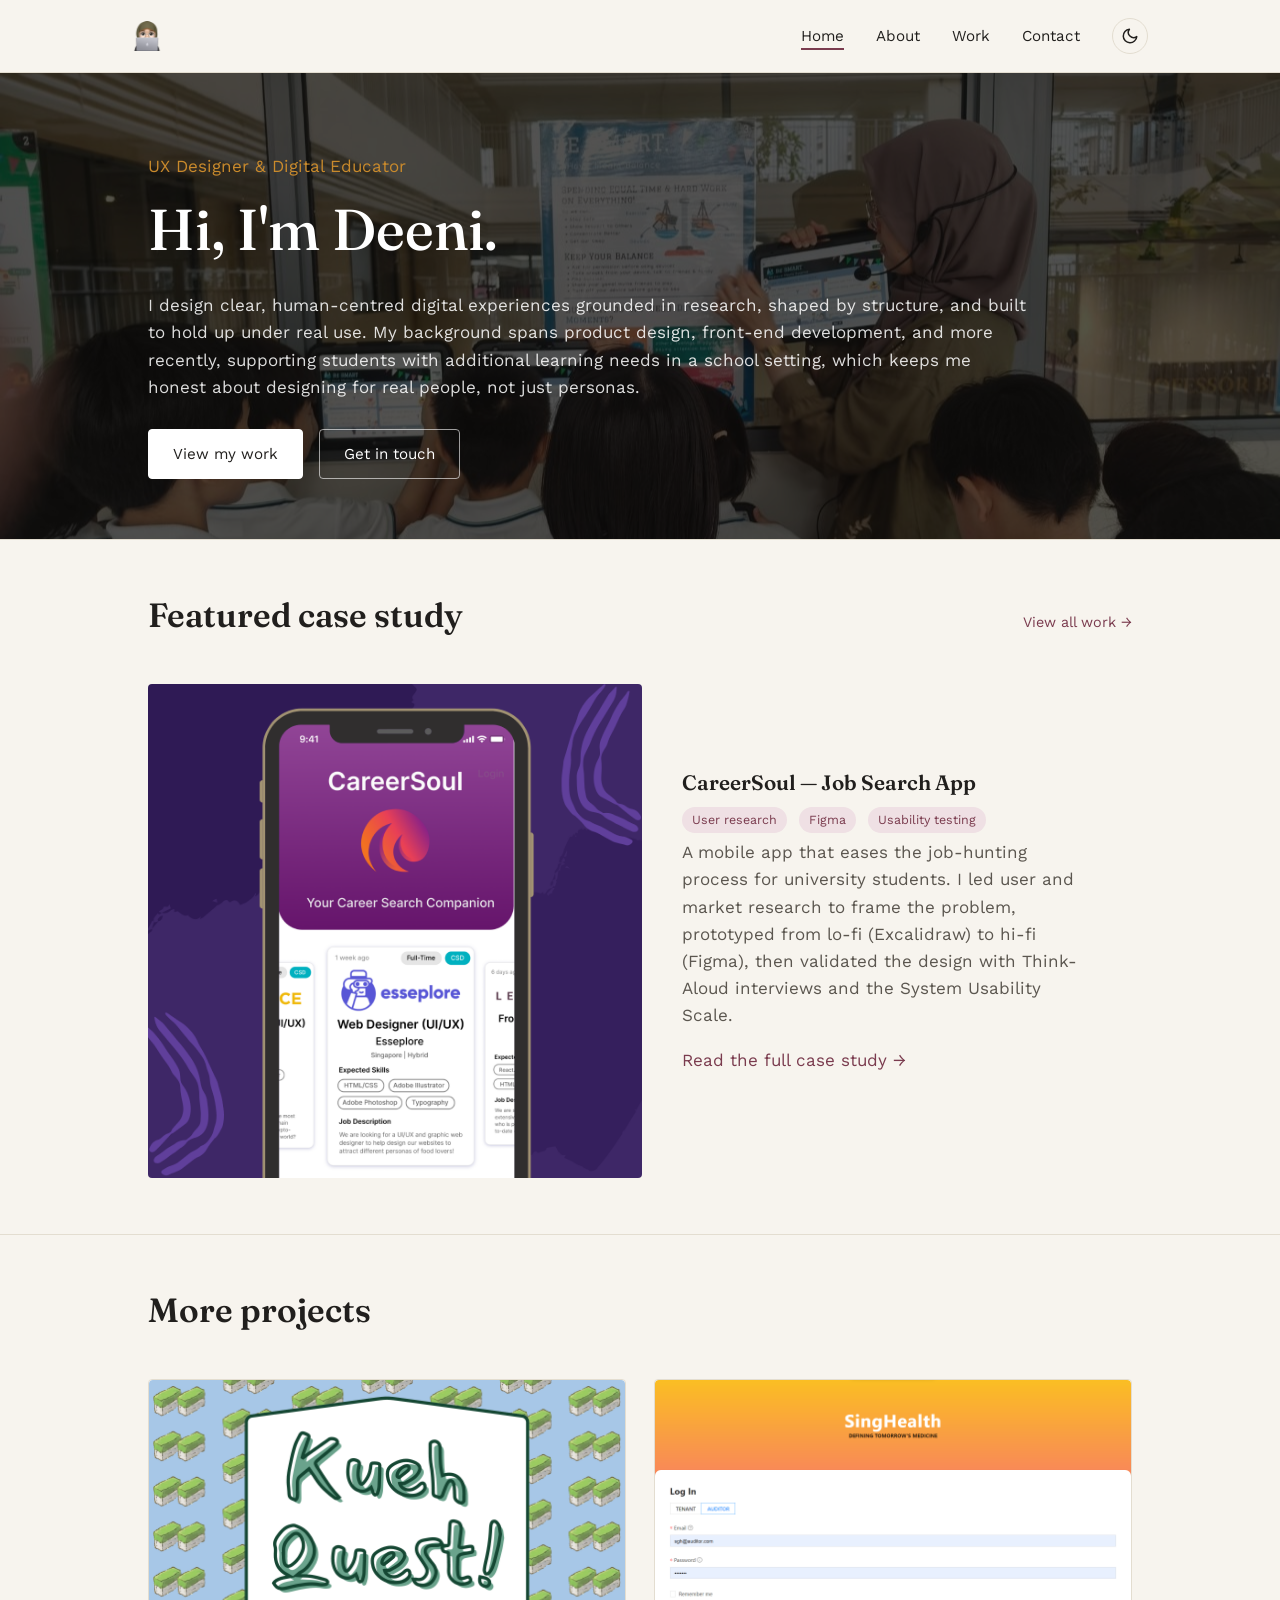
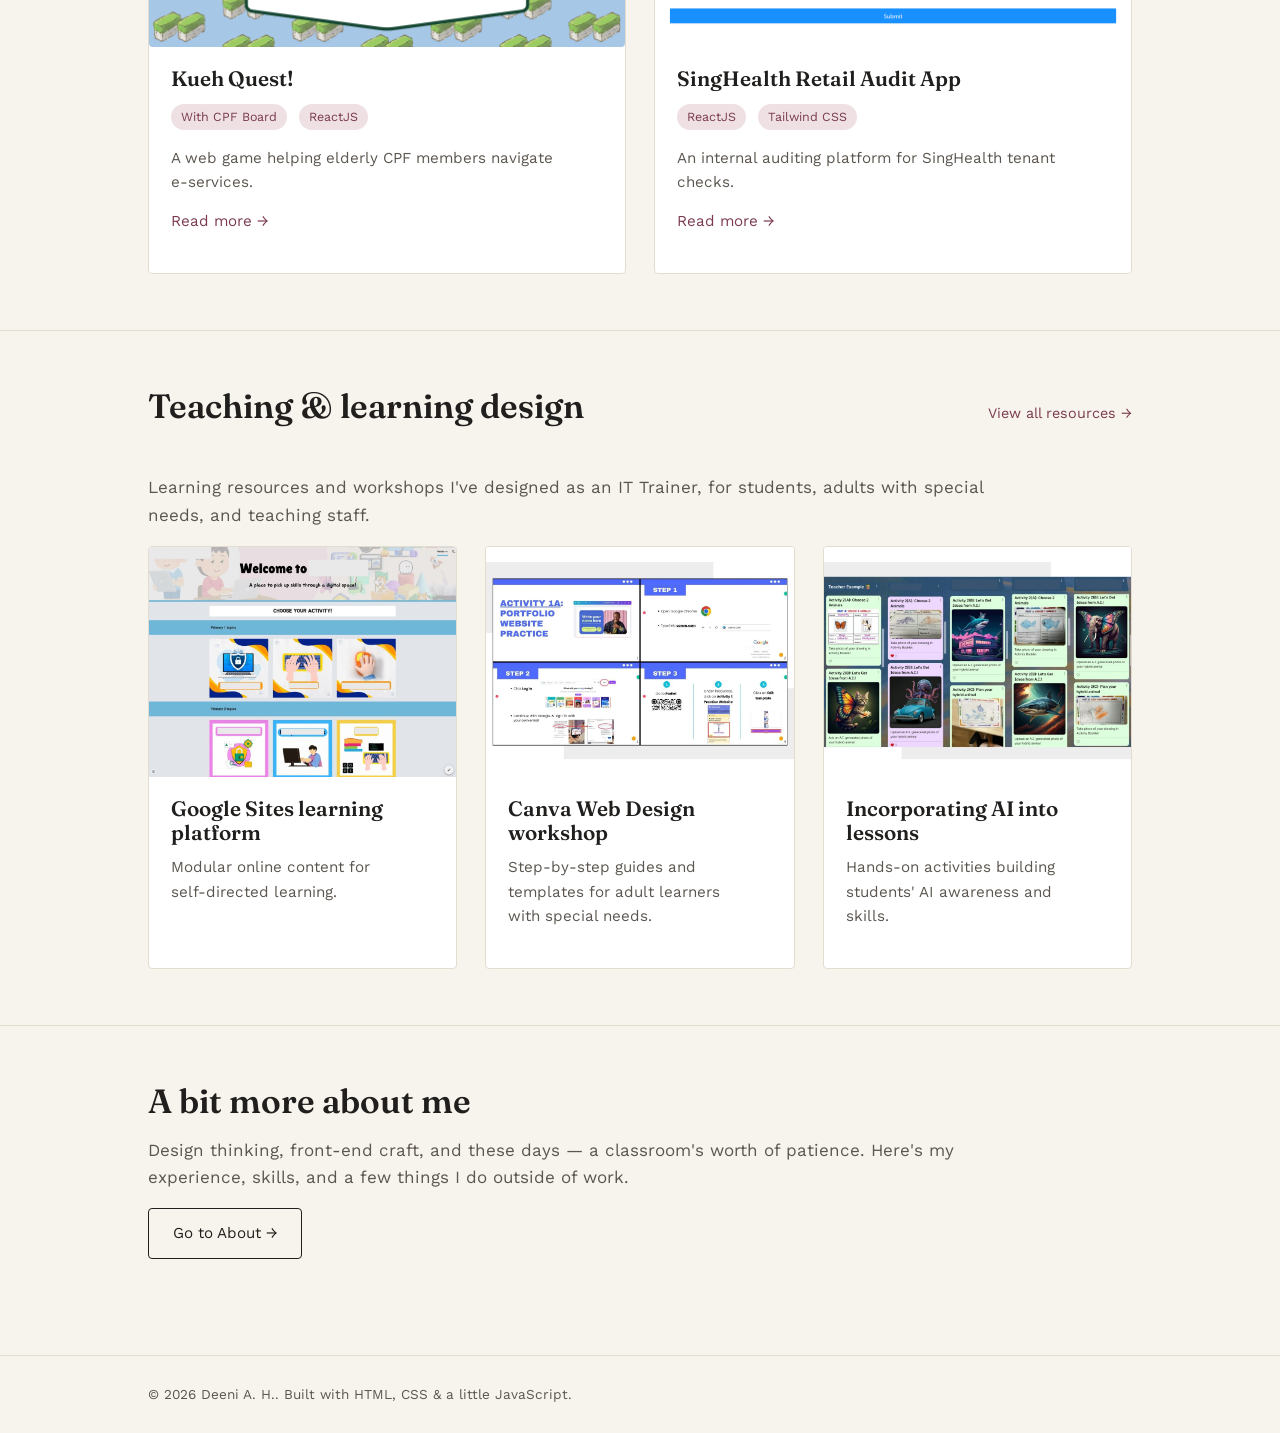
<file: index.html>
<!DOCTYPE html>
<html lang="en">
<head>
  <meta charset="UTF-8" />
  <meta name="viewport" content="width=device-width, initial-scale=1.0" />
  <title>Deeni — UX Designer</title>
  <meta name="description" content="Deeni A. H. — UX Designer portfolio: case studies, skills, and experience." />
  <link rel="preconnect" href="https://fonts.googleapis.com" />
  <link href="https://fonts.googleapis.com/css2?family=Fraunces:wght@400;500;600&family=Work+Sans:wght@400;500;600&display=swap" rel="stylesheet" />
  <link rel="stylesheet" href="style.css" />
  <script>
    // Apply the theme before the page paints: this visit's choice if the
    // visitor used the toggle, otherwise the device's light/dark setting.
    (function () {
      var t = null;
      try { t = sessionStorage.getItem("theme"); } catch (e) {}
      if (t !== "dark" && t !== "light") {
        t = window.matchMedia && window.matchMedia("(prefers-color-scheme: dark)").matches ? "dark" : "light";
      }
      document.documentElement.setAttribute("data-theme", t);
    })();
  </script>
</head>
<body>

  <header class="site-header">
    <nav class="container nav">
      <a class="nav-brand" href="index.html">
        <img src="images/logo.png" alt="Deeni"/>
      </a>
      <button class="nav-toggle" aria-label="Toggle navigation">
        <span></span><span></span><span></span>
      </button>
      <ul class="nav-links">
        <li><a href="index.html" aria-current="page">Home</a></li>
        <li><a href="about.html">About</a></li>
        <li><a href="work.html">Work</a></li>
        <li><a href="contact.html">Contact</a></li>
      </ul>
    </nav>
  </header>

  <main>
    <!-- Hero -->
    <section class="page-hero" style="--bg-img:url('images/bg-img-9.jpg'); background-position: 75% 25%;">
      <div class="container">
        <p class="eyebrow">UX Designer &amp; Digital Educator</p>
        <h1>Hi, I'm Deeni.</h1>
        <p class="lede">
          I design clear, human-centred digital experiences grounded in research,
          shaped by structure, and built to hold up under real use. My background spans
          product design, front-end development, and more recently, supporting
          students with additional learning needs in a school setting, which keeps me
          honest about designing for real people, not just personas.
        </p>
        <div class="hero-actions">
          <a class="btn btn-primary" href="work.html">View my work</a>
          <a class="btn btn-secondary" href="contact.html">Get in touch</a>
        </div>
      </div>
    </section>

    <!-- Featured case study -->
    <section class="bordered">
      <div class="container">
        <div class="section-head">
          <h2>Featured case study</h2>
          <a class="view-all" href="work.html">View all work →</a>
        </div>
        <div class="featured-case">
          <a class="img-container" href="case-study-careersoul.html" aria-label="View the CareerSoul case study">
            <!-- <div class="placeholder-img" aria-hidden="true">
              Replace with CareerSoul cover image<br />(e.g. exported from Figma / Behance)
            </div> -->
            <img src="images/proj/careersoul-cover1.png" alt="" />
          </a>
          <div>
            <h3>CareerSoul — Job Search App</h3>
            <div class="tags">
              <span class="tag">User research</span>
              <span class="tag">Figma</span>
              <span class="tag">Usability testing</span>
            </div>
            <p>
              A mobile app that eases the job-hunting process for university students.
              I led user and market research to frame the problem, prototyped from
              lo-fi (Excalidraw) to hi-fi (Figma), then validated the design with
              Think-Aloud interviews and the System Usability Scale.
            </p>
            <p><a href="case-study-careersoul.html">Read the full case study →</a></p>
          </div>
        </div>
      </div>
    </section>

    <!-- More work, quick links -->
    <section class="bordered">
      <div class="container">
        <div class="section-head">
          <h2>More projects</h2>
        </div>
        <div class="project-grid">
          <div class="project-card">
            <!-- <div class="placeholder-img" aria-hidden="true">Kueh Quest! screenshot</div> -->
            <a class="img-container" href="case-study-kueh-quest.html" aria-label="View the Kueh Quest case study">
              <img src="images/proj/kuehquest.png" alt="" />
            </a>
            <div class="project-card-body">
              <h3>Kueh Quest!</h3>
              <div class="tags">
                <span class="tag">With CPF Board</span>
                <span class="tag">ReactJS</span>
              </div>
              <p>A web game helping elderly CPF members navigate e-services.</p>
              <p><a href="case-study-kueh-quest.html">Read more →</a></p>
            </div>
          </div>
          <div class="project-card">
            <!-- <div class="placeholder-img" aria-hidden="true">SingHealth Retail Audit screenshot</div> -->
            <a class="img-container" href="work.html#singhealth" aria-label="More information">
              <img src="images/proj/singhealth.png" alt="" />
            </a>
            <div class="project-card-body">
              <h3>SingHealth Retail Audit App</h3>
              <div class="tags">
                <span class="tag">ReactJS</span>
                <span class="tag">Tailwind CSS</span>
              </div>
              <p>An internal auditing platform for SingHealth tenant checks.</p>
              <p><a href="work.html#singhealth">Read more →</a></p>
            </div>
          </div>
        </div>
      </div>
    </section>

    <!-- Teaching teaser -->
    <section class="bordered">
      <div class="container">
        <div class="section-head">
          <h2>Teaching &amp; learning design</h2>
          <a class="view-all" href="about.html#teaching">View all resources →</a>
        </div>
        <p>
          Learning resources and workshops I've designed as an IT Trainer, for
          students, adults with special needs, and teaching staff.
        </p>
        <div class="project-grid teaching-teaser">
          <div class="project-card">
            <a class="img-container" href="about.html#teaching" aria-label="View teaching resources">
              <img src="images/teaching samples/google-sites-1.jpg" alt="" />
            </a>
            <div class="project-card-body">
              <h3>Google Sites learning platform</h3>
              <p>Modular online content for self-directed learning.</p>
            </div>
          </div>
          <div class="project-card">
            <a class="img-container" href="about.html#teaching" aria-label="View teaching resources">
              <img src="images/teaching samples/canva-1.jpg" alt="" />
            </a>
            <div class="project-card-body">
              <h3>Canva Web Design workshop</h3>
              <p>Step-by-step guides and templates for adult learners with special needs.</p>
            </div>
          </div>
          <div class="project-card">
            <a class="img-container" href="about.html#teaching" aria-label="View teaching resources">
              <img src="images/teaching samples/ai-1.jpg" alt="" />
            </a>
            <div class="project-card-body">
              <h3>Incorporating AI into lessons</h3>
              <p>Hands-on activities building students' AI awareness and skills.</p>
            </div>
          </div>
        </div>
      </div>
    </section>

    <!-- About teaser -->
    <section class="bordered">
      <div class="container">
        <h2>A bit more about me</h2>
        <p class="lede">
          Design thinking, front-end craft, and these days — a classroom's worth of
          patience. Here's my experience, skills, and a few things I do outside of work.
        </p>
        <a class="btn btn-secondary" href="about.html">Go to About →</a>
      </div>
    </section>
  </main>

  <footer class="site-footer">
    <div class="container">
      <p>© 2026 Deeni A. H.. Built with HTML, CSS &amp; a little JavaScript.</p>
    </div>
  </footer>

  <script src="script.js"></script>
</body>
</html>
</file>
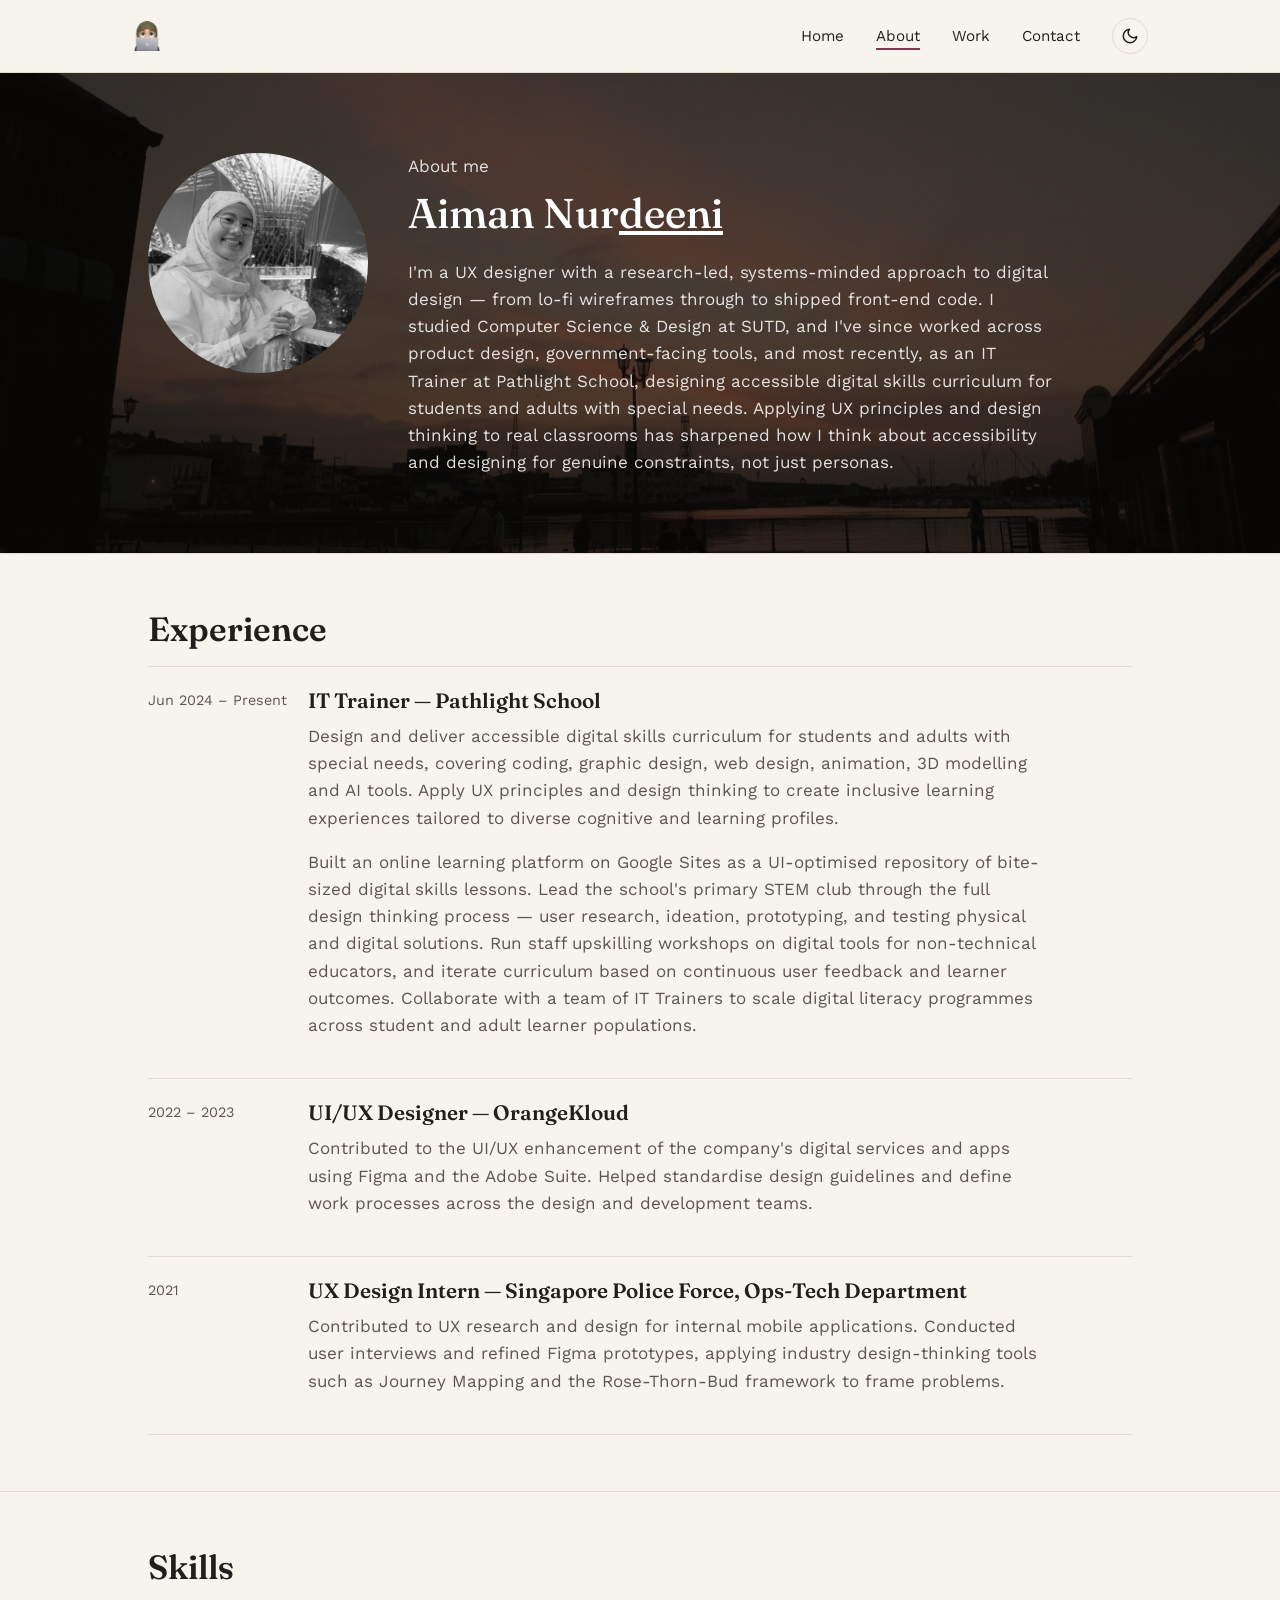
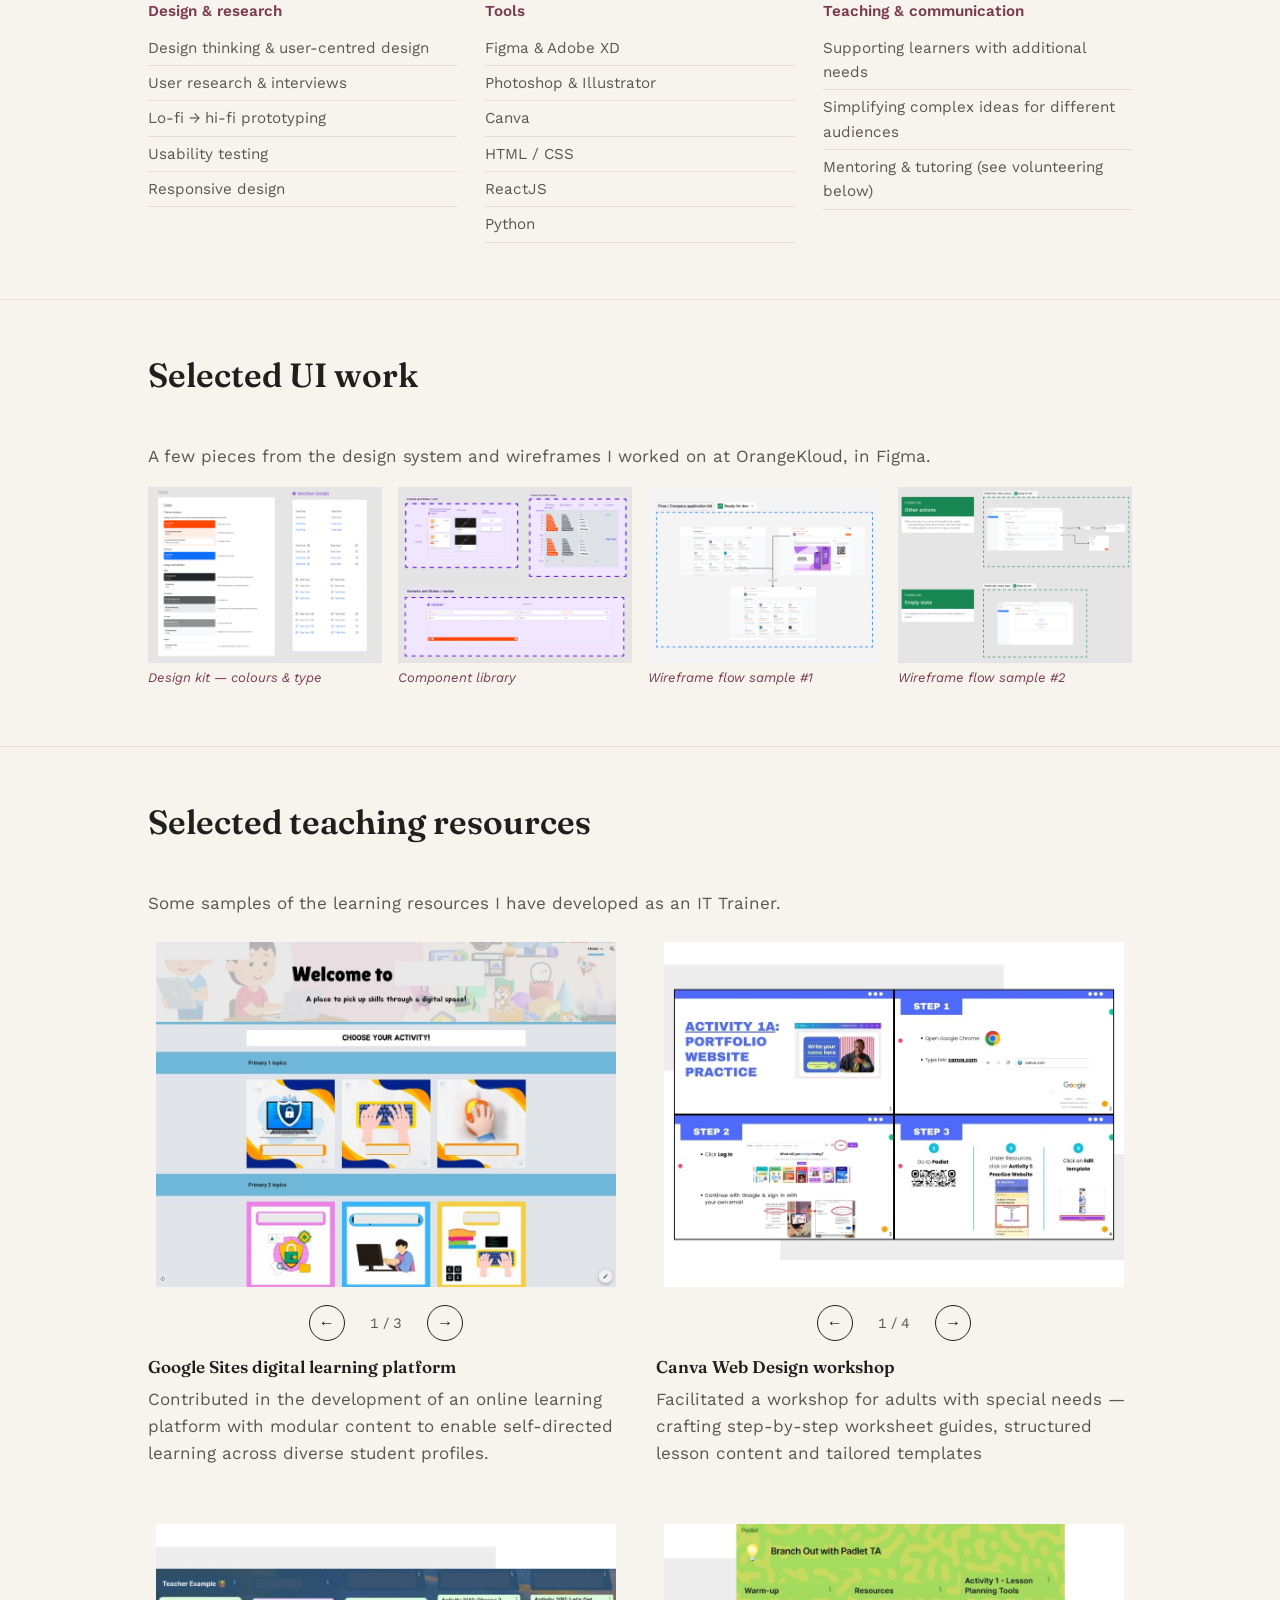
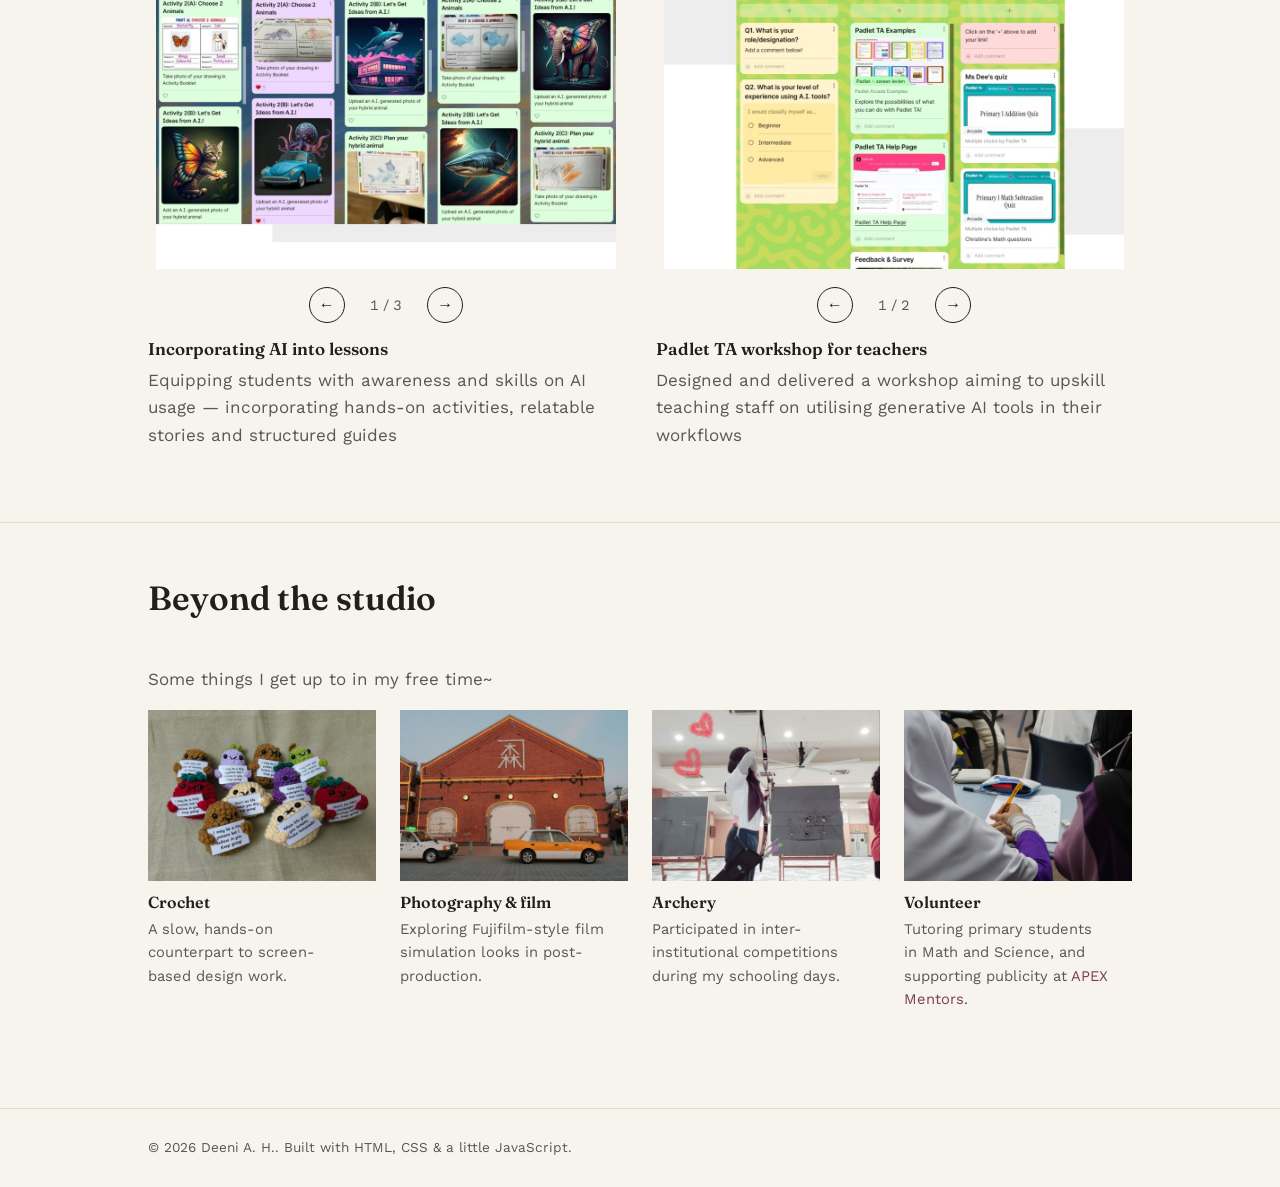
<file: about.html>
<!DOCTYPE html>
<html lang="en">
<head>
  <meta charset="UTF-8" />
  <meta name="viewport" content="width=device-width, initial-scale=1.0" />
  <title>About — Deeni</title>
  <link rel="preconnect" href="https://fonts.googleapis.com" />
  <link href="https://fonts.googleapis.com/css2?family=Fraunces:wght@400;500;600&family=Work+Sans:wght@400;500;600&display=swap" rel="stylesheet" />
  <link rel="stylesheet" href="style.css" />
  <script>
    // Apply the theme before the page paints: this visit's choice if the
    // visitor used the toggle, otherwise the device's light/dark setting.
    (function () {
      var t = null;
      try { t = sessionStorage.getItem("theme"); } catch (e) {}
      if (t !== "dark" && t !== "light") {
        t = window.matchMedia && window.matchMedia("(prefers-color-scheme: dark)").matches ? "dark" : "light";
      }
      document.documentElement.setAttribute("data-theme", t);
    })();
  </script>
</head>
<body>

  <header class="site-header">
    <nav class="container nav">
      <a class="nav-brand" href="index.html"><img src="images/logo.png" alt="Deeni"/></a>
      <button class="nav-toggle" aria-label="Toggle navigation">
        <span></span><span></span><span></span>
      </button>
      <ul class="nav-links">
        <li><a href="index.html">Home</a></li>
        <li><a href="about.html" aria-current="page">About</a></li>
        <li><a href="work.html">Work</a></li>
        <li><a href="contact.html">Contact</a></li>
      </ul>
    </nav>
  </header>

  <main>
    <section class="page-hero" style="--bg-img:url('images/bg-img-5.jpg')">
      <div class="container about-hero-grid">
        <img class="profile-photo" src="images/profile-photo.jpg" alt="Portrait of Deeni">
        <div>
          <p class="eyebrow" style="margin-bottom:10px;">About me</p>
          <h1 style="font-size:clamp(2rem,4vw,2.6rem);">Aiman Nur<u>deeni</u></h1>
          <p class="lede">
            I'm a UX designer with a research-led, systems-minded approach to
            digital design — from lo-fi wireframes through to shipped front-end
            code. I studied Computer Science & Design at SUTD, and I've since worked across product
            design, government-facing tools, and most recently, as an IT
            Trainer at Pathlight School, designing accessible digital skills
            curriculum for students and adults with special needs. Applying
            UX principles and design thinking to real classrooms has sharpened
            how I think about accessibility and designing for genuine
            constraints, not just personas.
          </p>
        </div>
      </div>
    </section>

    <!-- Experience timeline -->
    <section class="bordered">
      <div class="container">
        <h2>Experience</h2>
        <ul class="timeline">
          <li>
            <div class="period">Jun 2024 – Present</div>
            <div>
              <h3>IT Trainer — Pathlight School</h3>
              <p>
                Design and deliver accessible digital skills curriculum for
                students and adults with special needs, covering coding,
                graphic design, web design, animation, 3D modelling and AI
                tools. Apply UX principles and design thinking to create
                inclusive learning experiences tailored to diverse cognitive
                and learning profiles.
              </p>
              <p>
                Built an online learning platform on Google Sites as a
                UI-optimised repository of bite-sized digital skills lessons.
                Lead the school's primary STEM club through the full design
                thinking process — user research, ideation, prototyping, and
                testing physical and digital solutions. Run staff upskilling
                workshops on digital tools for non-technical educators, and
                iterate curriculum based on continuous user feedback and
                learner outcomes. Collaborate with a team of IT Trainers to
                scale digital literacy programmes across student and adult
                learner populations.
              </p>
            </div>
          </li>
          <li>
            <div class="period">2022 – 2023</div>
            <div>
              <h3>UI/UX Designer — OrangeKloud</h3>
              <p>
                Contributed to the UI/UX enhancement of the company's digital
                services and apps using Figma and the Adobe Suite. Helped
                standardise design guidelines and define work processes across
                the design and development teams.
              </p>
            </div>
          </li>
          <li>
            <div class="period">2021</div>
            <div>
              <h3>UX Design Intern — Singapore Police Force, Ops-Tech Department</h3>
              <p>
                Contributed to UX research and design for internal mobile
                applications. Conducted user interviews and refined Figma
                prototypes, applying industry design-thinking tools such as
                Journey Mapping and the Rose-Thorn-Bud framework to frame
                problems.
              </p>
            </div>
          </li>
          <!-- <li>
            <div class="period">2020</div>
            <div>
              <h3>R&amp;D Technologist (Intern) — Pure Rich Biogems</h3>
              <p>
                Worked across the full R&amp;D process — from conceptualisation
                to development to commercialisation — within an F&amp;B company.
                One product I contributed to was commercialised by the end of
                the internship.
              </p>
            </div>
          </li> -->
        </ul>
      </div>
    </section>

    <!-- Skills -->
    <section class="bordered">
      <div class="container">
        <h2>Skills</h2>
        <div class="skills-grid">
          <div>
            <h4>Design &amp; research</h4>
            <ul>
              <li>Design thinking &amp; user-centred design</li>
              <li>User research &amp; interviews</li>
              <!-- <li>Journey mapping</li> -->
              <li>Lo-fi → hi-fi prototyping</li>
              <li>Usability testing</li>
              <li>Responsive design</li>
            </ul>
          </div>
          <div>
            <h4>Tools</h4>
            <ul>
              <li>Figma &amp; Adobe XD</li>
              <li>Photoshop &amp; Illustrator</li>
              <li>Canva</li>
              <li>HTML / CSS</li>
              <li>ReactJS</li>
              <li>Python</li>
            </ul>
          </div>
          <div>
            <h4>Teaching &amp; communication</h4>
            <ul>
              <li>Supporting learners with additional needs</li>
              <li>Simplifying complex ideas for different audiences</li>
              <li>Mentoring &amp; tutoring (see volunteering below)</li>
              <!-- <li>Cross-team documentation &amp; guidelines</li> -->
            </ul>
          </div>
        </div>
      </div>
    </section>

    <!-- OrangeKloud design work -->
    <section class="bordered">
      <div class="container">
        <div class="section-head">
          <h2>Selected UI work</h2>
        </div>
        <p>
          A few pieces from the design system and wireframes I worked on at
          OrangeKloud, in Figma.
        </p>
        <div class="mini-grid">
          <div style="justify-items: center;">
            <div class="placeholder-img" aria-hidden="true" style="padding: 0px;">
              <img src="images/OK work/ok-work-2.jpg" alt="" />
            </div>
            <div>
              <i class="embed-note">Design kit — colours &amp; type</i>
            </div>
          </div>
          <div style="justify-items: center;">
            <div class="placeholder-img" aria-hidden="true" style="padding: 0px;">
              <img src="images/OK work/ok-work-1.jpg" alt="" />
            </div>
            <div>
              <i class="embed-note">Component library</i>
            </div>
          </div>
          <div style="justify-items: center;">
            <div class="placeholder-img" aria-hidden="true" style="padding: 0px;">
              <img src="images/OK work/ok-work-3.jpg" alt="" />
            </div>
            <div>
              <i class="embed-note">Wireframe flow sample #1</i>
            </div>
          </div>
          <div style="justify-items: center;">
            <div class="placeholder-img" aria-hidden="true" style="padding: 0px;">
              <img src="images/OK work/ok-work-4.jpg" alt="" />
            </div>
            <div>
              <i class="embed-note">Wireframe flow sample #2</i>
            </div>
          </div>
        </div>
      </div>
    </section>

    <section class="bordered" id="teaching">
      <div class="container">
        <div class="section-head">
          <h2>Selected teaching resources</h2>
        </div>
        <p>
         Some samples of the learning resources I have developed as an IT Trainer.
        </p>

        <div class="carousel-grid">

          <div class="carousel">
            <div class="carousel-track">
              <div class="placeholder-img" aria-hidden="true">
                <img src="images/teaching samples/google-sites-1.jpg" alt=""/>
              </div>
              <div class="placeholder-img" aria-hidden="true">
                <img src="images/teaching samples/google-sites-2.jpg" alt="" />
              </div>
              <div class="placeholder-img" aria-hidden="true">
                <img src="images/teaching samples/google-sites-3.jpg" alt="" />
              </div>
            </div>
            <div class="carousel-controls">
              <button class="carousel-btn" data-carousel-prev aria-label="Previous">←</button>
              <button class="carousel-btn" data-carousel-next aria-label="Next">→</button>
            </div>
            <div style="margin-top:16px; ">
              <h4>Google Sites digital learning platform</h4>
              <p style="max-width: 100%">Contributed in the development of an online learning platform with modular content to enable self-directed learning across diverse student profiles.</p>
            </div>
          </div>
          
          <div class="carousel">
            <div class="carousel-track">
              <div class="placeholder-img" aria-hidden="true">
                <img src="images/teaching samples/canva-1.jpg" alt=""/>
              </div>
              <div class="placeholder-img" aria-hidden="true">
                <img src="images/teaching samples/canva-2.jpg" alt="" />
              </div>
              <div class="placeholder-img" aria-hidden="true">
                <img src="images/teaching samples/canva-3.jpg" alt="" />
              </div>
              <div class="placeholder-img" aria-hidden="true">
                <img src="images/teaching samples/canva-4.jpg" alt="" />
              </div>
            </div>
            <div class="carousel-controls">
              <button class="carousel-btn" data-carousel-prev aria-label="Previous">←</button>
              <button class="carousel-btn" data-carousel-next aria-label="Next">→</button>
            </div>
            <div style="margin-top:16px; ">
              <h4>Canva Web Design workshop</h4>
              <p style="max-width: 100%">Facilitated a workshop for adults with special needs — crafting step-by-step worksheet guides, structured lesson content and tailored templates</p>
            </div>
          </div>

          <div class="carousel">
            <div class="carousel-track">
              <div class="placeholder-img" aria-hidden="true">
                <img src="images/teaching samples/ai-1.jpg" alt=""/>
              </div>
              <div class="placeholder-img" aria-hidden="true">
                <img src="images/teaching samples/ai-2.jpg" alt="" />
              </div>
              <div class="placeholder-img" aria-hidden="true">
                <img src="images/teaching samples/ai-3.jpg" alt="" />
              </div>
            </div>
            <div class="carousel-controls">
              <button class="carousel-btn" data-carousel-prev aria-label="Previous">←</button>
              <button class="carousel-btn" data-carousel-next aria-label="Next">→</button>
            </div>
            <div style="margin-top:16px; ">
              <h4>Incorporating AI into lessons</h4>
              <p style="max-width: 100%">Equipping students with awareness and skills on AI usage — incorporating hands-on activities, relatable stories and structured guides</p>
            </div>
          </div>

          <div class="carousel">
            <div class="carousel-track">
              <div class="placeholder-img" aria-hidden="true">
                <img src="images/teaching samples/padlet-ta-1.jpg" alt=""/>
              </div>
              <div class="placeholder-img" aria-hidden="true">
                <img src="images/teaching samples/padlet-ta-2.jpg" alt="" />
              </div>
            </div>
            <div class="carousel-controls">
              <button class="carousel-btn" data-carousel-prev aria-label="Previous">←</button>
              <button class="carousel-btn" data-carousel-next aria-label="Next">→</button>
            </div>
            <div style="margin-top:16px; ">
              <h4>Padlet TA workshop for teachers</h4>
              <p style="max-width: 100%">Designed and delivered a workshop aiming to upskill teaching staff on utilising generative AI tools in their workflows</p>
            </div>
          </div>

        </div>
      </div>
    </section>

    <!-- Beyond the studio -->
    <section class="bordered">
      <div class="container">
        <div class="section-head">
          <h2>Beyond the studio</h2>
        </div>
        <p>
          Some things I get up to in my free time~
        </p>
        <div class="beyond-grid">
          <div>
            <div class="placeholder-img" aria-hidden="true" style="padding: 0px;">
              <img src="images/interests/crochet.jpg" alt="" />
            </div>
            <h4>Crochet</h4>
            <p>A slow, hands-on counterpart to screen-based design work.</p>
          </div>
          <div>
            <div class="placeholder-img" aria-hidden="true" style="padding: 0px;">
              <img src="images/interests/photog.jpg" alt="" />
            </div>
            <h4>Photography &amp; film</h4>
            <p>Exploring Fujifilm-style film simulation looks in post-production.</p>
          </div>
          <div>
            <div class="placeholder-img" aria-hidden="true" style="padding: 0px;">
              <img src="images/interests/archery.jpg" alt="" />
            </div>
            <h4>Archery</h4>
            <p>Participated in inter-institutional competitions during my schooling days.</p>
          </div>
          <div>
            <div class="placeholder-img" aria-hidden="true" style="padding: 0px;">
              <img src="images/interests/apex.jpg" alt="" />
            </div>
            <h4>Volunteer</h4>
            <p>Tutoring primary students in Math and Science, and supporting publicity at <a href="https://www.instagram.com/apexmentors/" target="_blank">APEX Mentors</a>.</p>
          </div>
        </div>
      </div>
    </section>
  </main>

  <footer class="site-footer">
    <div class="container">
      <p>© 2026 Deeni A. H.. Built with HTML, CSS &amp; a little JavaScript.</p>
    </div>
  </footer>

  <script src="script.js"></script>
</body>
</html>
</file>
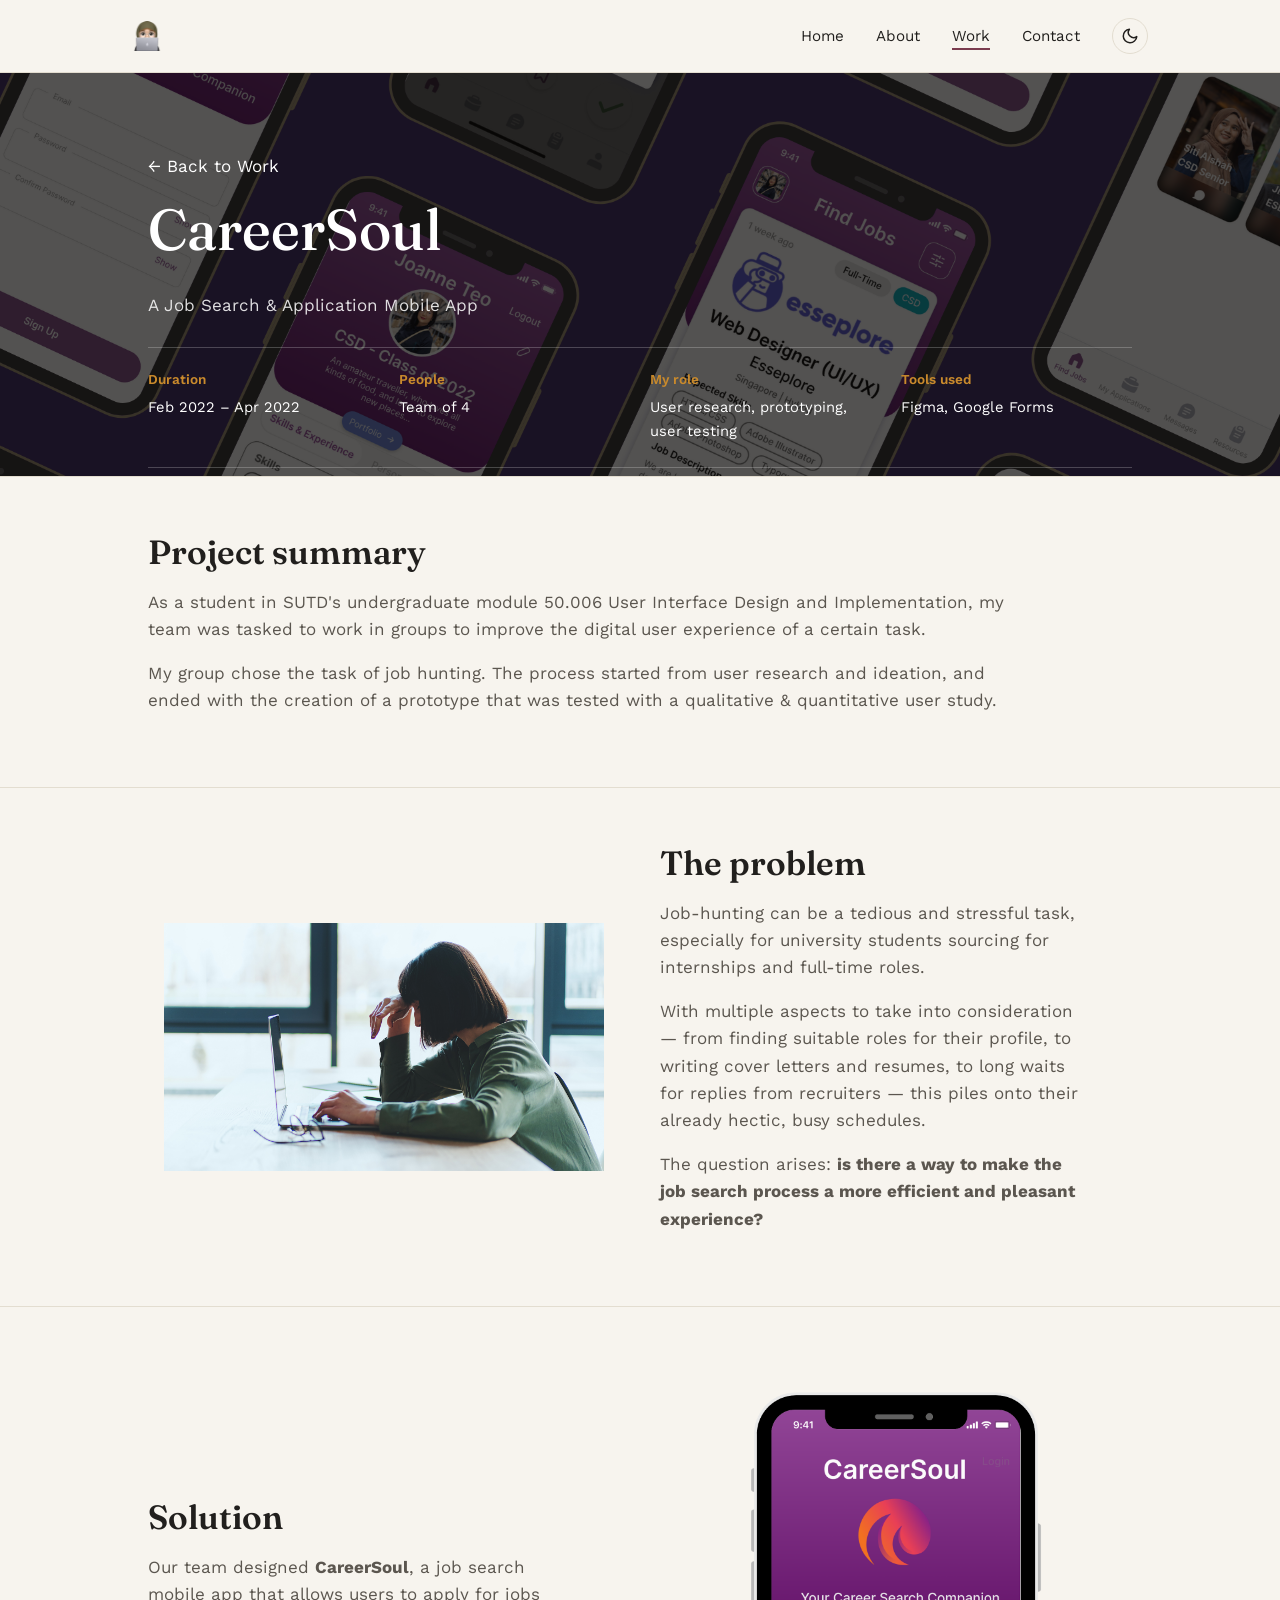
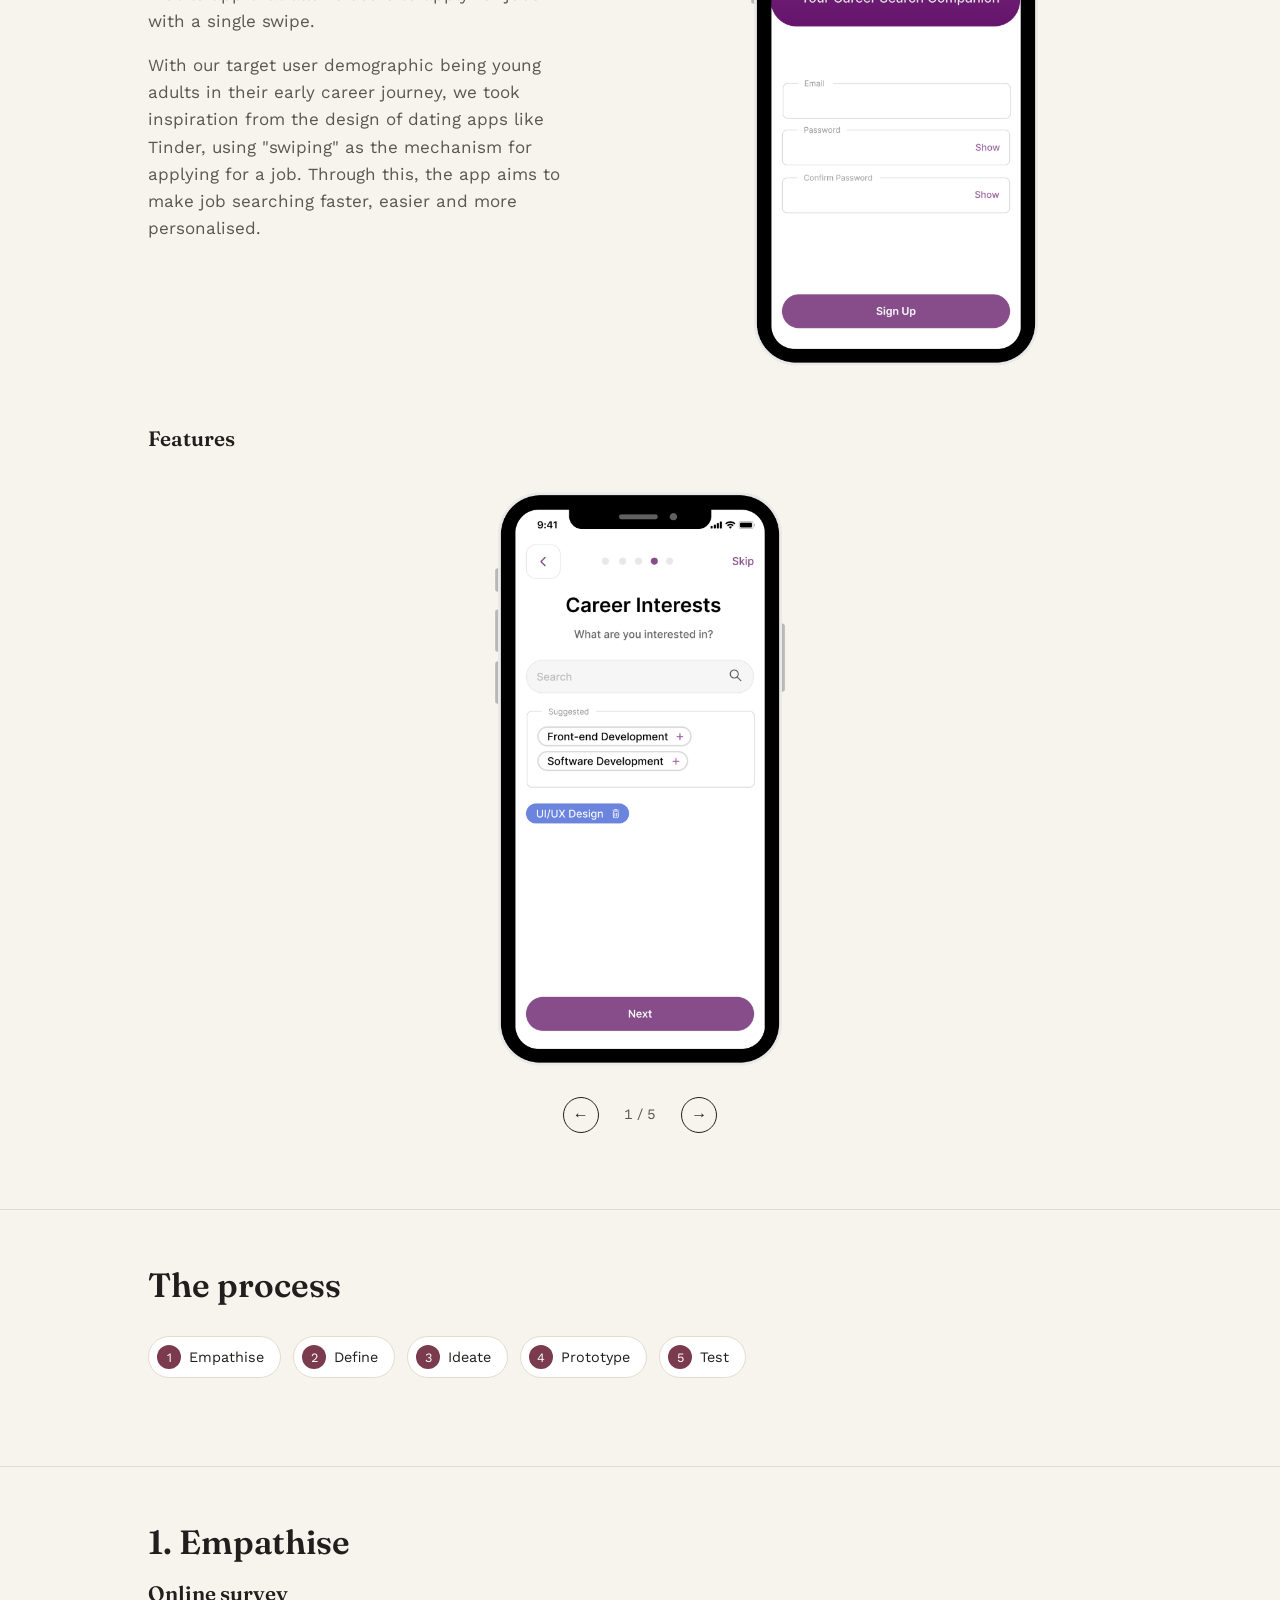
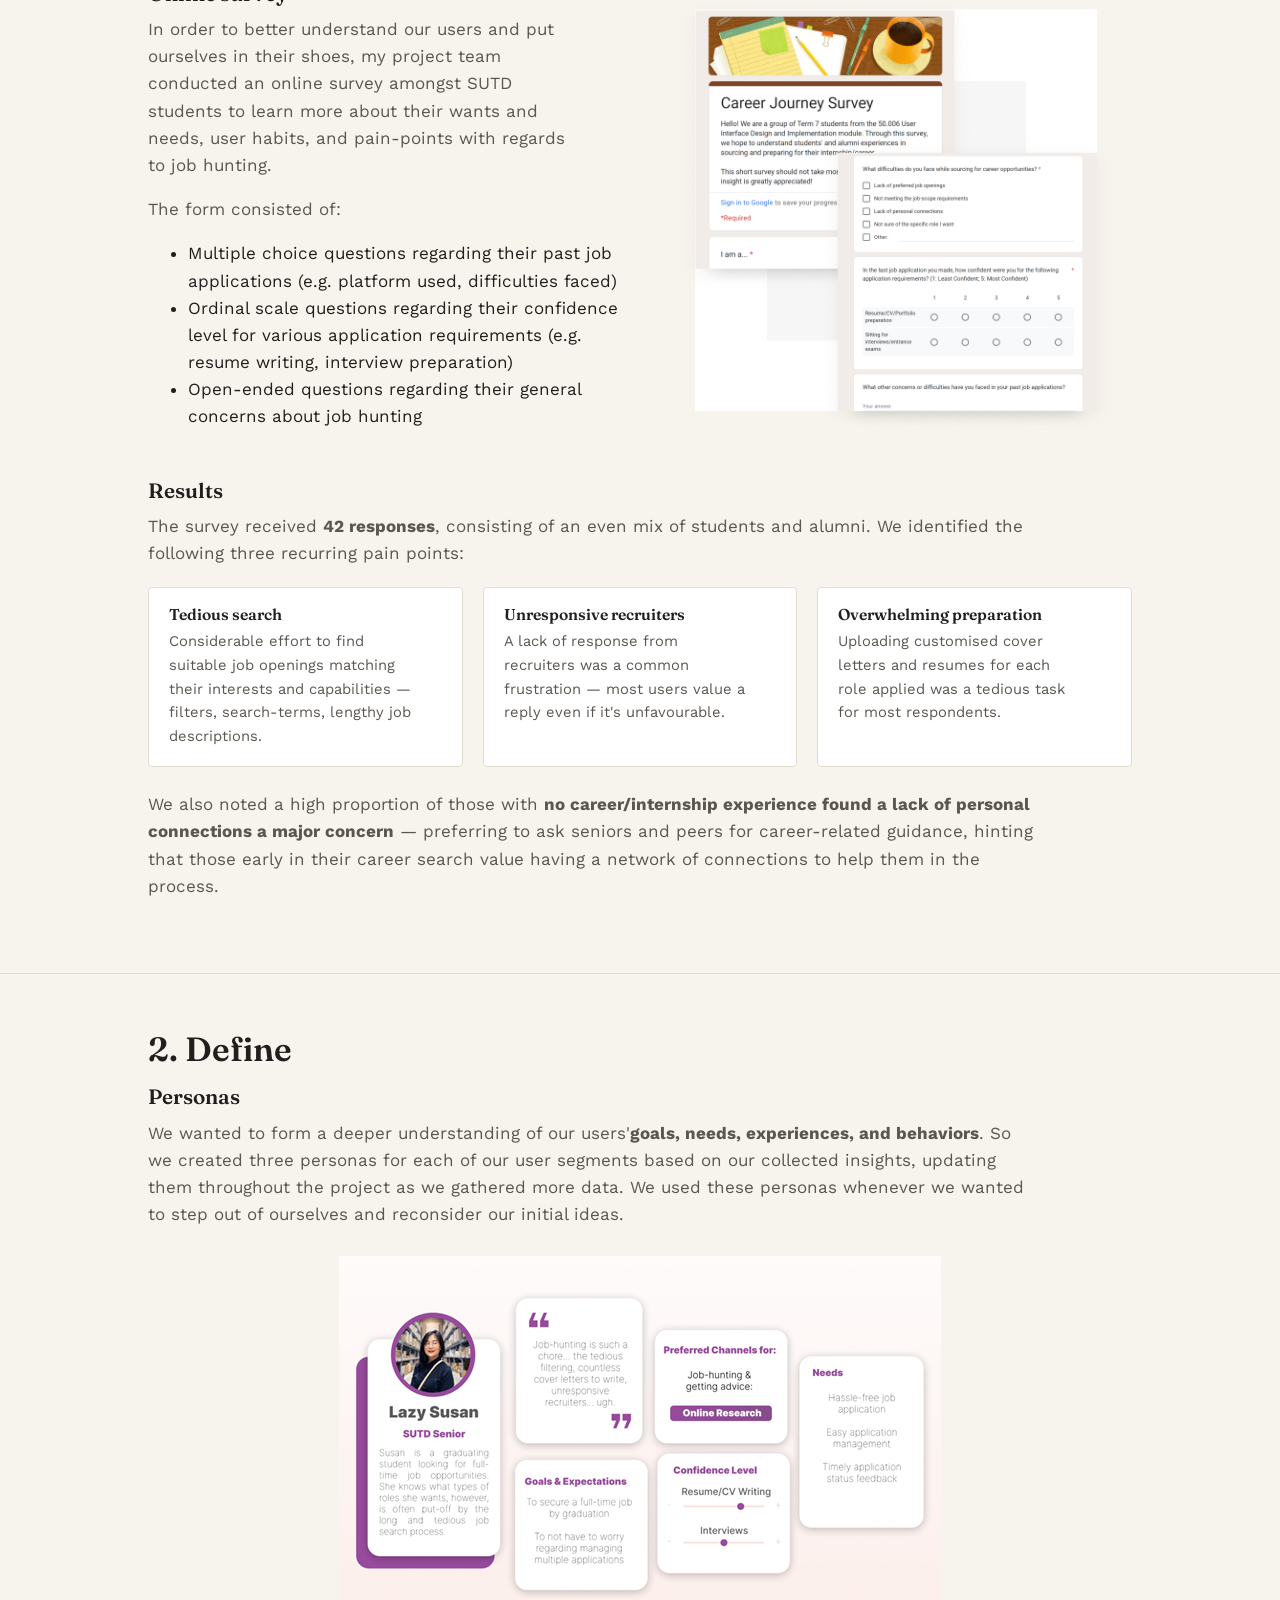
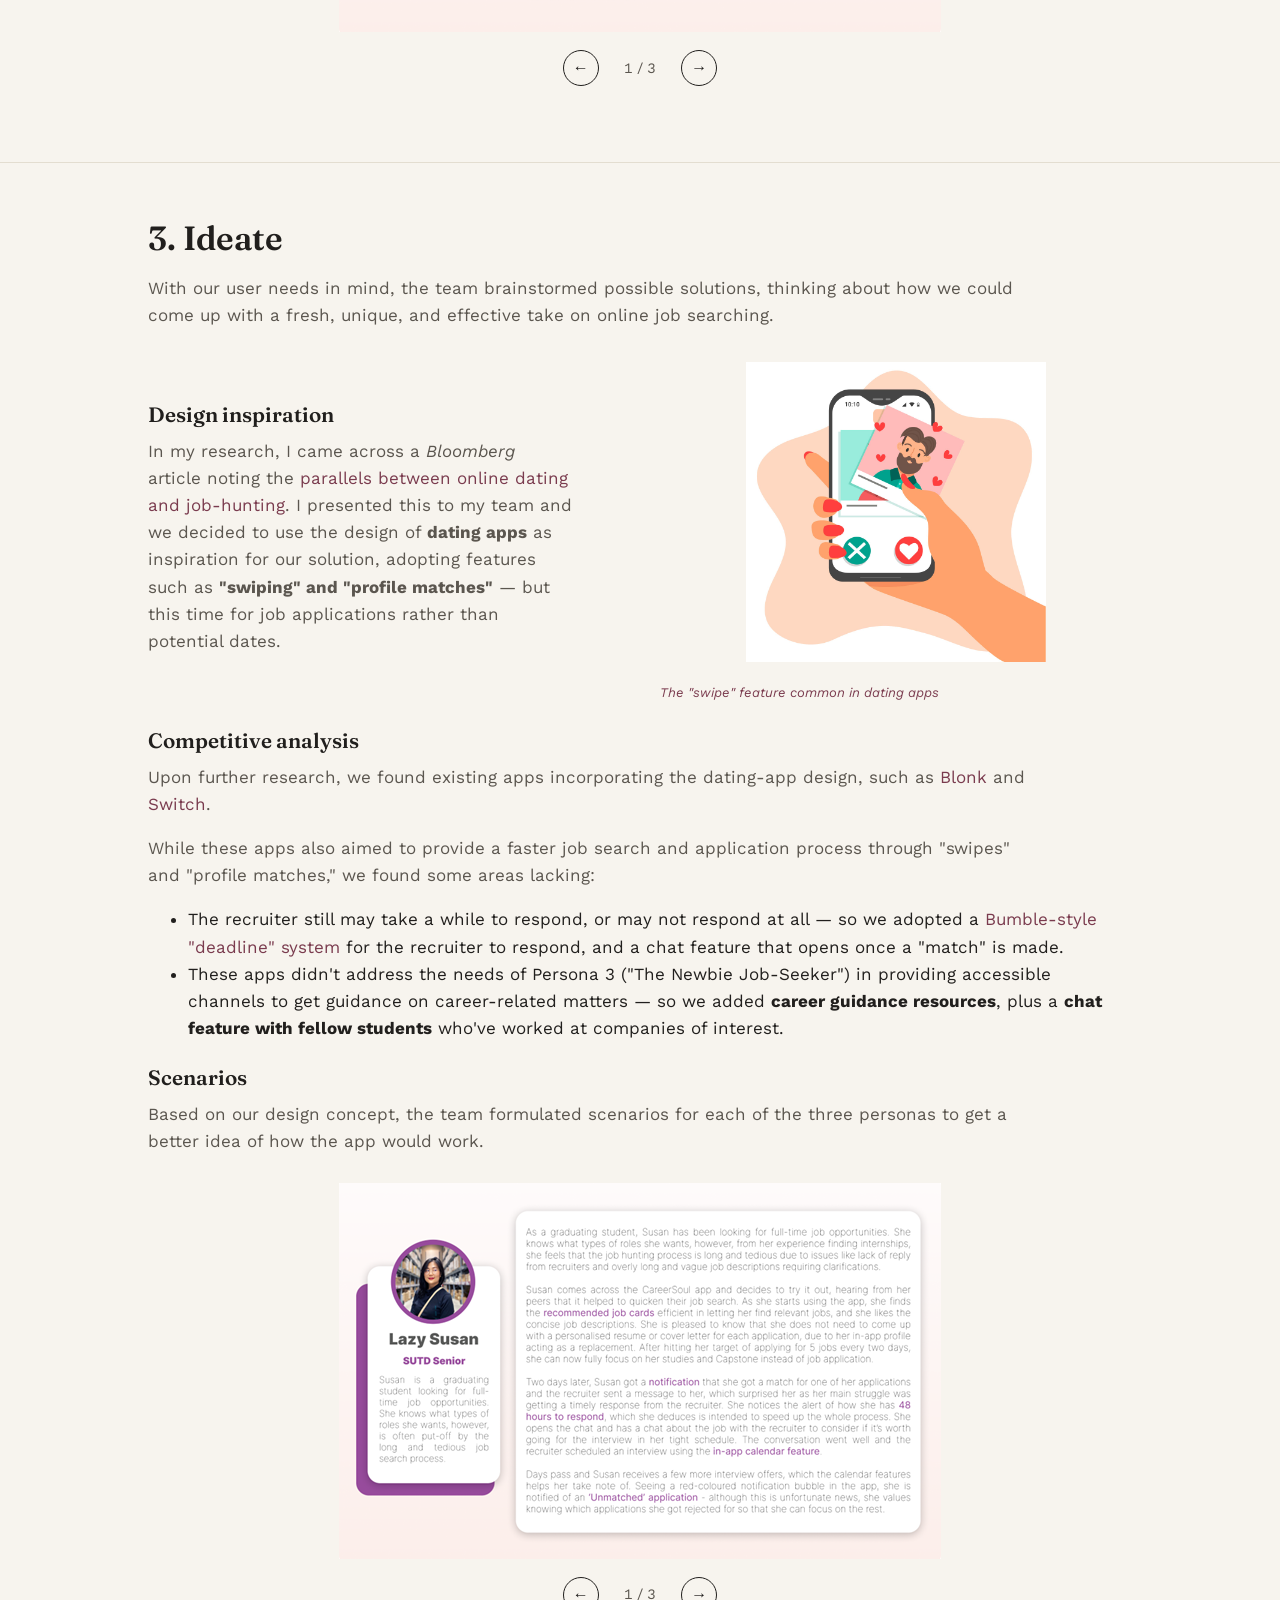
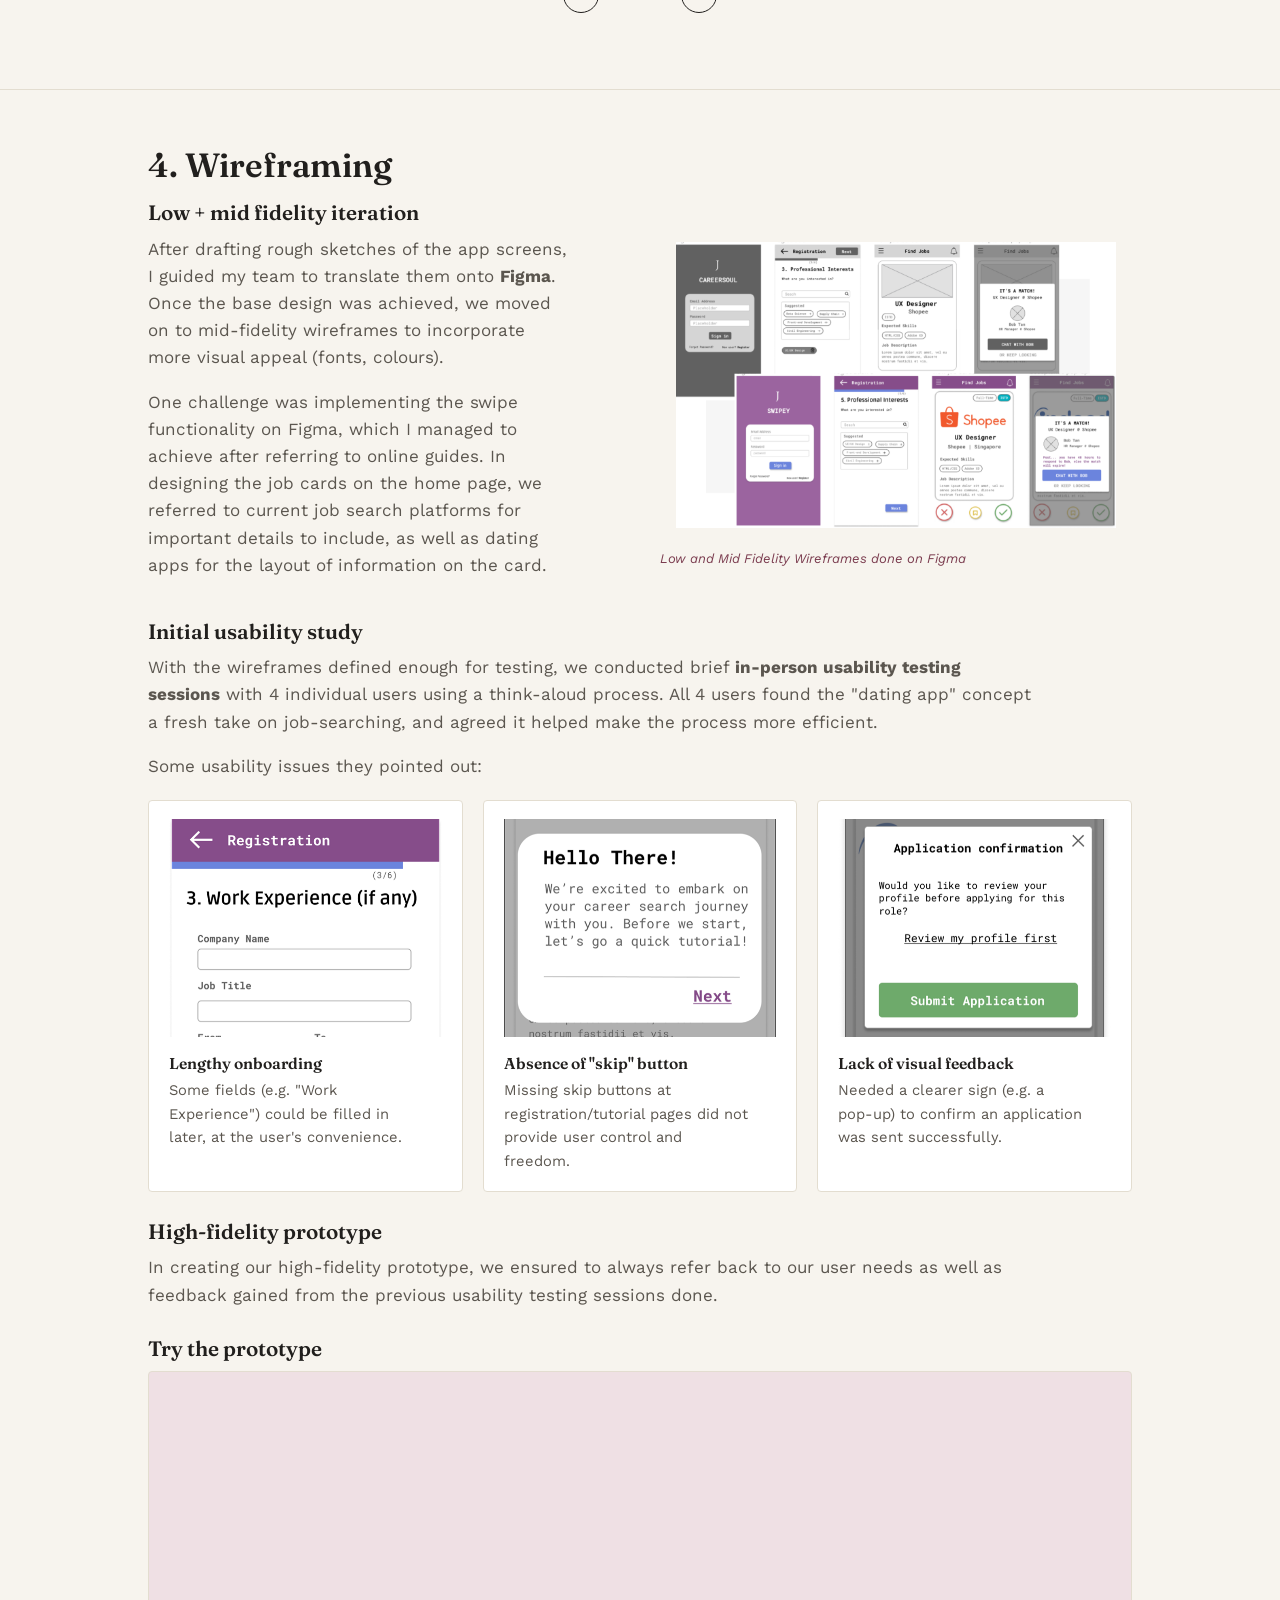
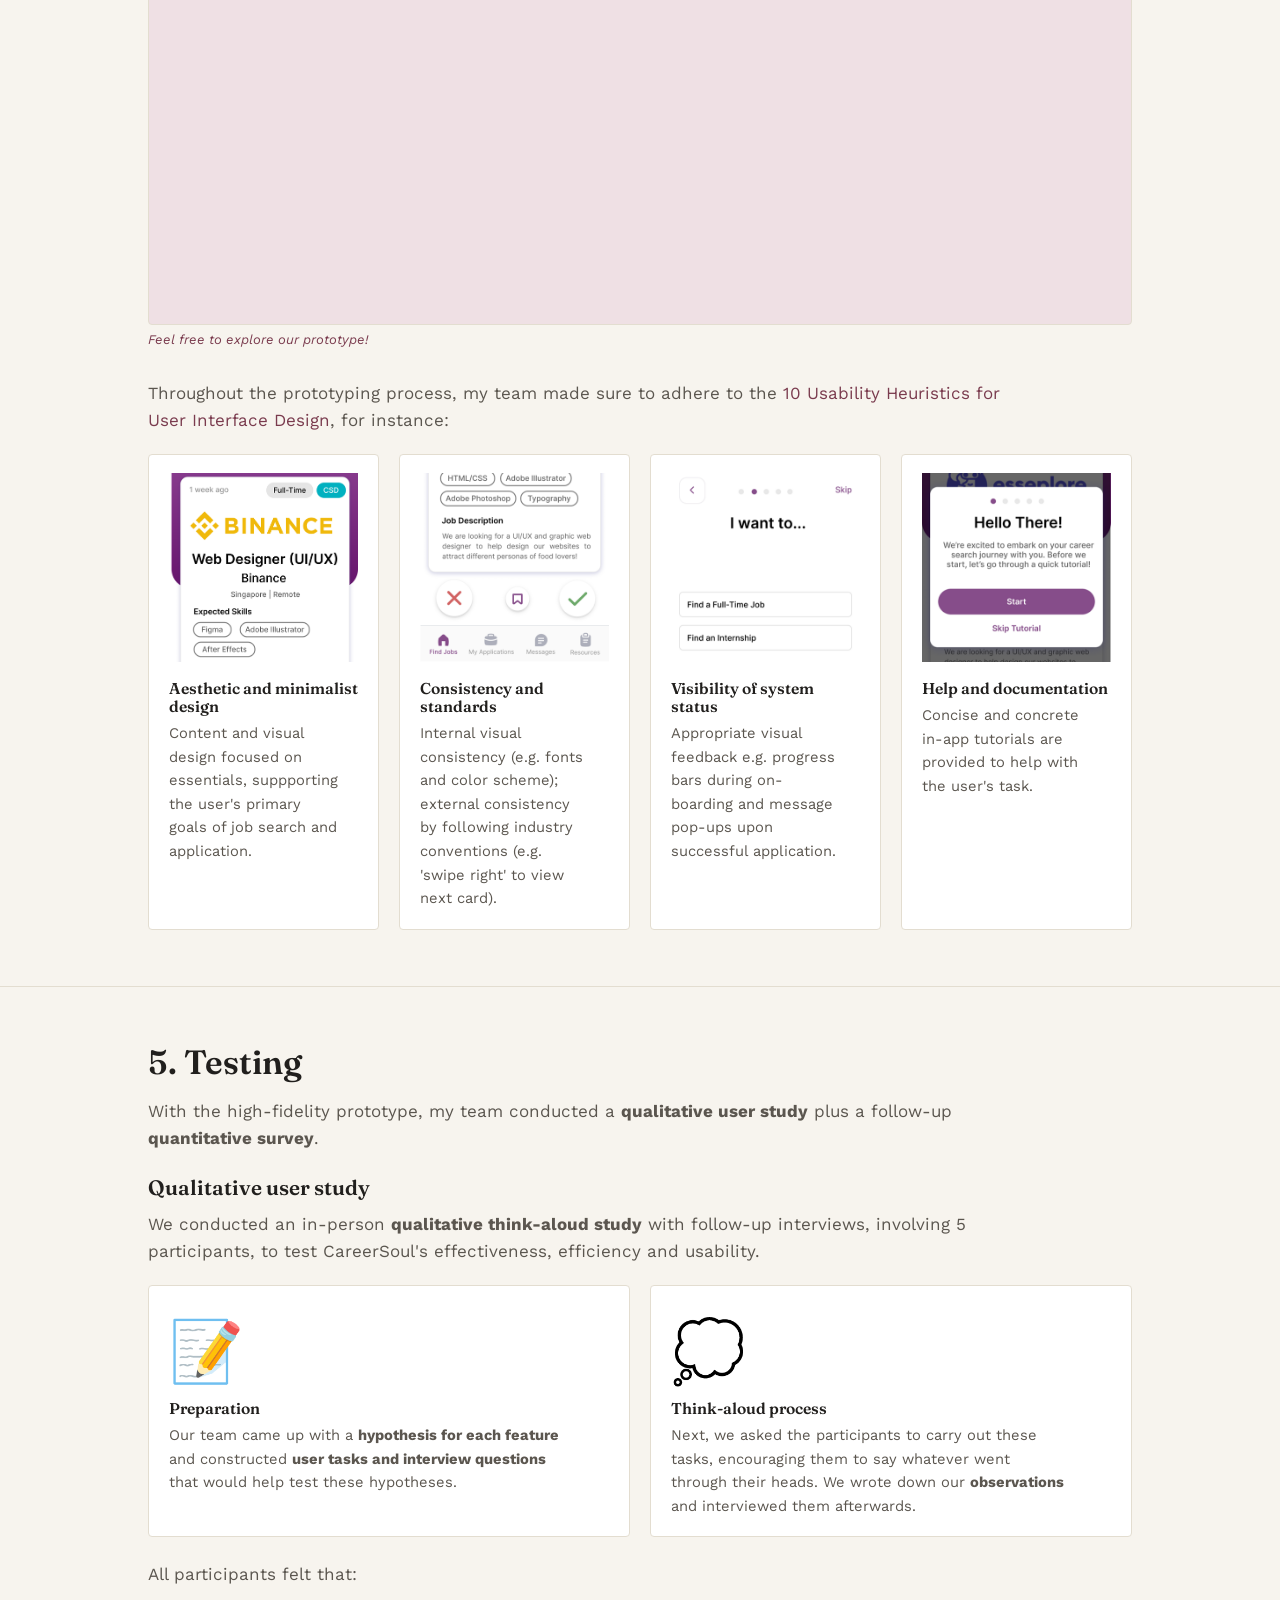
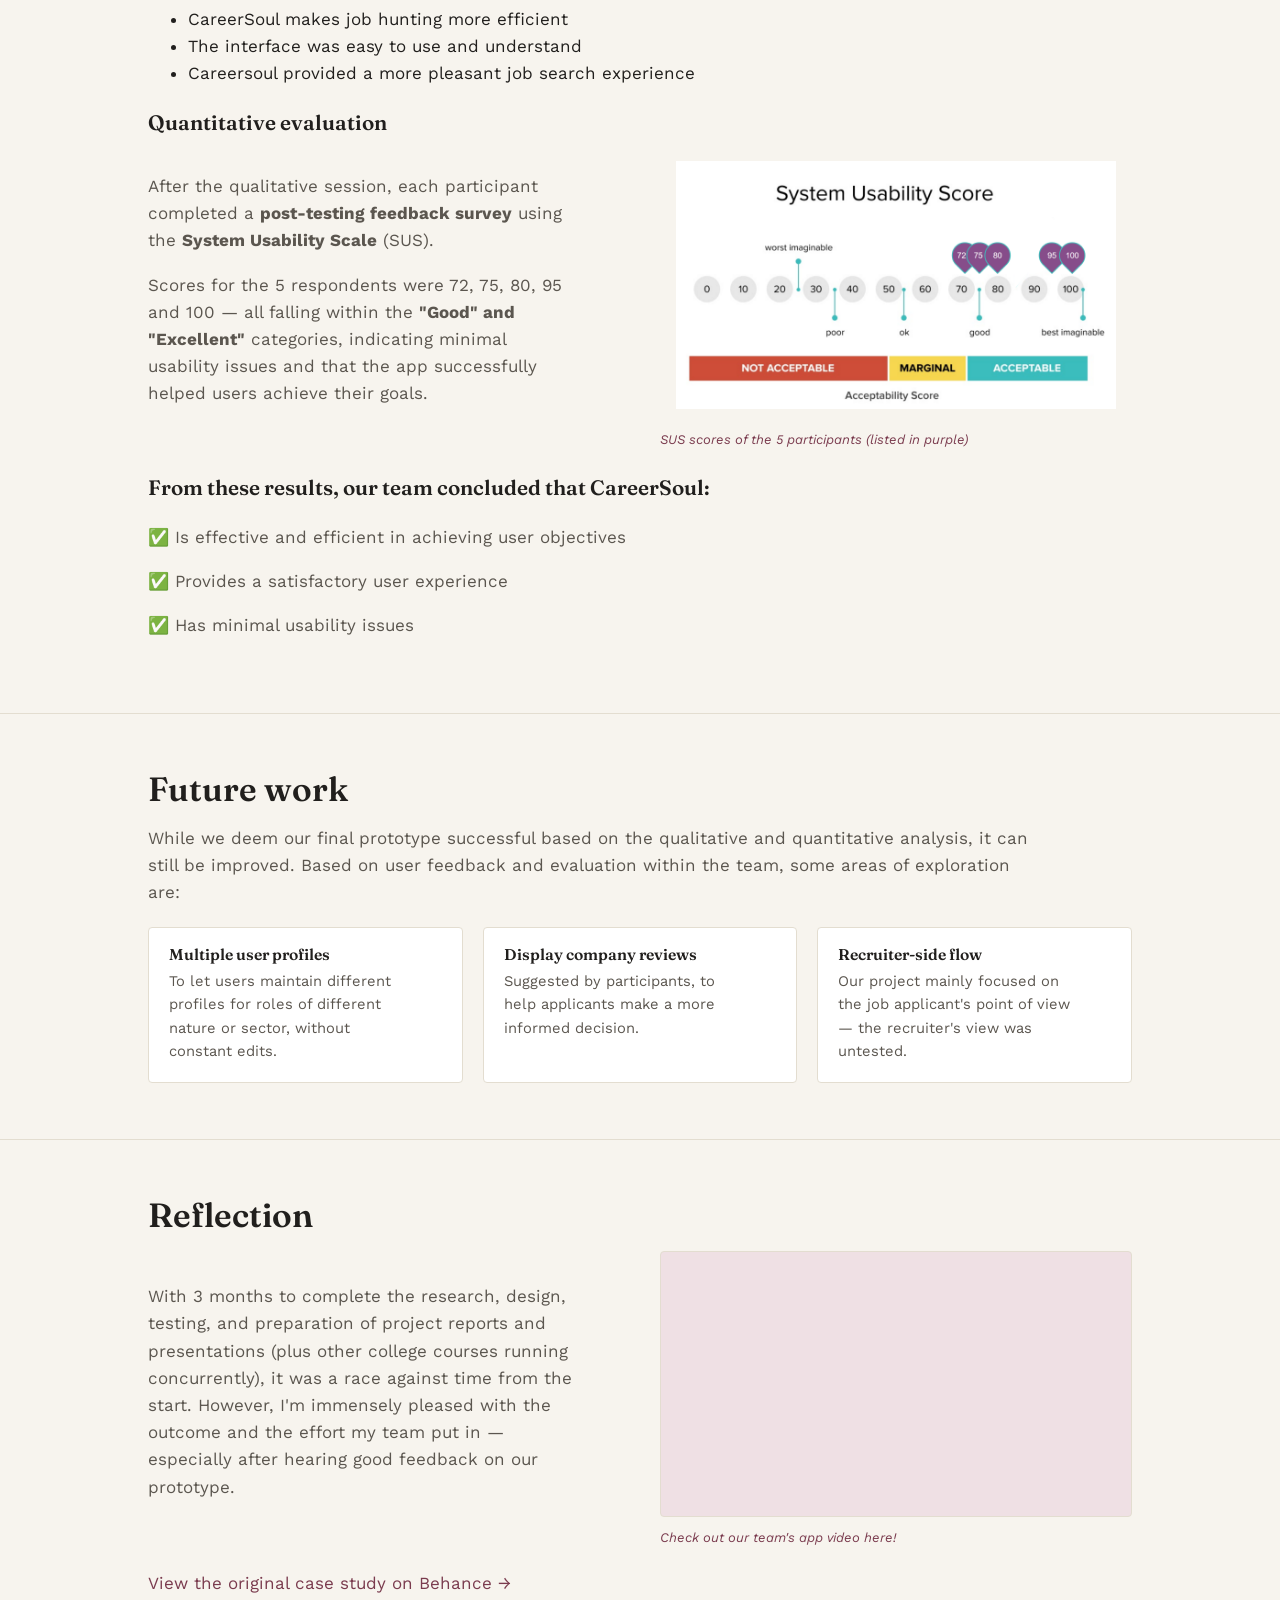
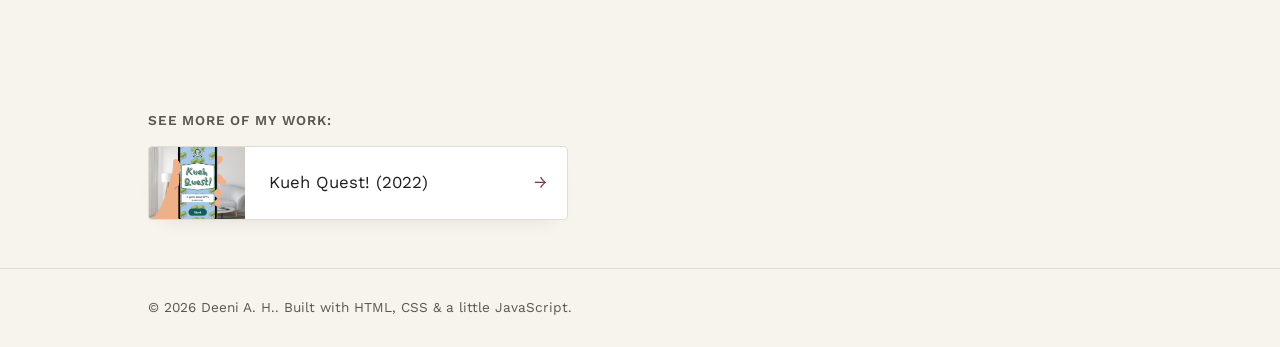
<file: case-study-careersoul.html>
<!DOCTYPE html>
<html lang="en">
<head>
  <meta charset="UTF-8" />
  <meta name="viewport" content="width=device-width, initial-scale=1.0" />
  <title>CareerSoul — Deeni</title>
  <link rel="preconnect" href="https://fonts.googleapis.com" />
  <link href="https://fonts.googleapis.com/css2?family=Fraunces:wght@400;500;600&family=Work+Sans:wght@400;500;600&display=swap" rel="stylesheet" />
  <link rel="stylesheet" href="style.css" />
  <script>
    // Apply the theme before the page paints: this visit's choice if the
    // visitor used the toggle, otherwise the device's light/dark setting.
    (function () {
      var t = null;
      try { t = sessionStorage.getItem("theme"); } catch (e) {}
      if (t !== "dark" && t !== "light") {
        t = window.matchMedia && window.matchMedia("(prefers-color-scheme: dark)").matches ? "dark" : "light";
      }
      document.documentElement.setAttribute("data-theme", t);
    })();
  </script>
</head>
<body class="case-study-page">

  <header class="site-header">
    <nav class="container nav">
      <a class="nav-brand" href="index.html"><img src="images/logo.png" alt="Deeni"/></a>
      <button class="nav-toggle" aria-label="Toggle navigation">
        <span></span><span></span><span></span>
      </button>
      <ul class="nav-links">
        <li><a href="index.html">Home</a></li>
        <li><a href="about.html">About</a></li>
        <li><a href="work.html" aria-current="page">Work</a></li>
        <li><a href="contact.html">Contact</a></li>
      </ul>
    </nav>
  </header>

  <main>
    <section class="page-hero" style="padding-bottom:0; --bg-img:url('images/proj/careersoul-cover2.png');">
      <div class="container">
        <p class="eyebrow"><a href="work.html">← Back to Work</a></p>
        <h1>CareerSoul</h1>
        <p class="lede">A Job Search &amp; Application Mobile App</p>

        <div class="info-strip">
          <div>
            <h4>Duration</h4>
            <p>Feb 2022 – Apr 2022</p>
          </div>
          <div>
            <h4>People</h4>
            <p>Team of 4</p>
          </div>
          <div>
            <h4>My role</h4>
            <p>User research, prototyping, user testing</p>
          </div>
          <div>
            <h4>Tools used</h4>
            <p>Figma, Google Forms</p>
          </div>
        </div>
      </div>
    </section>

    <!-- <section class="bordered">
      <div class="container">
        <div class="placeholder-img" aria-hidden="true" style="min-height:320px;">
          Replace with CareerSoul cover / key screens
        </div>
      </div>
    </section> -->

    <!-- Project summary -->
    <section class="bordered">
      <div class="container">
        <h2>Project summary</h2>
        <p>
          As a student in SUTD's undergraduate module 50.006 User Interface
          Design and Implementation, my team was tasked to work in groups to
          improve the digital user experience of a certain task.
        </p>
        <p>
          My group chose the task of job hunting. The process started from
          user research and ideation, and ended with the creation of a
          prototype that was tested with a qualitative &amp; quantitative
          user study.
        </p>
      </div>
    </section>

    <!-- Problem -->
    <section class="bordered">
      <div class="container">
        <div class="split-block">
          <!-- <div class="placeholder-img" aria-hidden="true" style="min-height:260px;">Replace with problem-framing photo</div> -->
          <div class="placeholder-img" aria-hidden="true">
            <img src="images\careersoul\stressed-woman.jpg" alt="" />
          </div>
          <div>
            <h2>The problem</h2>
            <p>
              Job-hunting can be a tedious and stressful task, especially for
              university students sourcing for internships and full-time roles.
            </p>
            <p>
              With multiple aspects to take into consideration — from finding
              suitable roles for their profile, to writing cover letters and
              resumes, to long waits for replies from recruiters — this piles
              onto their already hectic, busy schedules.
            </p>
            <p>
              The question arises: <b>is there a way to make the job search process
              a more efficient and pleasant experience?</b>
            </p>
          </div>
        </div>
      </div>
    </section>

    <!-- Solution -->
    <section class="bordered">
      <div class="container">
        <div class="split-block">
          <div>
            <h2>Solution</h2>
            <p>
              Our team designed <b>CareerSoul</b>, a job search mobile app that allows
              users to apply for jobs with a single swipe.
            </p>
            <p>
              With our target user demographic being young adults in their early
              career journey, we took inspiration from the design of dating apps
              like Tinder, using "swiping" as the mechanism for applying for a
              job. Through this, the app aims to make job searching faster,
              easier and more personalised.
            </p>
          </div>
          <!-- <div class="placeholder-img" aria-hidden="true" style="min-height:260px;">Replace with CareerSoul sign-up screen mockup</div> -->
          <div class="placeholder-img" aria-hidden="true">
            <img src="images/careersoul/careersoul-signup.png" alt="careersoul sign in page" style="max-height: 600px; width: auto;"/>
          </div>
        </div>

        <h3 style="margin-top:32px;">Features</h3>
        <div class="carousel">
          <div class="carousel-track">
            <div class="placeholder-img" aria-hidden="true">
              <img src="images/careersoul/careersoul-setup-profile.png" alt="set up profile page"/>
            </div>
            <div class="placeholder-img" aria-hidden="true">
              <img src="images/careersoul/careersoul-homepage.png" alt="homepage"/>
            </div>
            <div class="placeholder-img" aria-hidden="true">
              <img src="images/careersoul/careersoul-match.png" alt="match notification"/>
            </div>
            <div class="placeholder-img" aria-hidden="true">
              <img src="images/careersoul/careersoul-applications.png" alt="applications page"/>
            </div>
            <div class="placeholder-img" aria-hidden="true">
              <img src="images/careersoul/careersoul-connect.png" alt="connect with other students"/>
            </div>
          </div>
          <div class="carousel-controls">
            <button class="carousel-btn" data-carousel-prev aria-label="Previous screen">←</button>
            <button class="carousel-btn" data-carousel-next aria-label="Next screen">→</button>
          </div>
        </div>
        <!-- <p class="embed-note">Replace the boxes above with your actual Figma screen exports.</p> -->
      </div>
    </section>

    <!-- Process nav -->
    <section class="bordered">
      <div class="container">
        <h2>The process</h2>
        <div class="process-nav">
          <button data-target="empathise"><span class="step-num">1</span> Empathise</button>
          <button data-target="define"><span class="step-num">2</span> Define</button>
          <button data-target="ideate"><span class="step-num">3</span> Ideate</button>
          <button data-target="wireframing"><span class="step-num">4</span> Prototype</button>
          <button data-target="testing"><span class="step-num">5</span> Test</button>
        </div>
      </div>
    </section>

    <!-- 1. Empathise -->
    <section class="bordered" id="empathise">
      <div class="container">
        <h2>1. Empathise</h2>
        <div class='split-block'> 
          <div>
            <h3>Online survey</h3>
            <p>
              In order to better understand our users and put ourselves in their
              shoes, my project team conducted an online survey amongst SUTD
              students to learn more about their wants and needs, user habits,
              and pain-points with regards to job hunting.
            </p>
            <p>The form consisted of:</p>
            <ul>
              <li>Multiple choice questions regarding their past job applications (e.g. platform used, difficulties faced)</li>
              <li>Ordinal scale questions regarding their confidence level for various application requirements (e.g. resume writing, interview preparation)</li>
              <li>Open-ended questions regarding their general concerns about job hunting</li>
            </ul>
          </div>
          <div class="placeholder-img" aria-hidden="true">
            <img src="images/careersoul/careersoul-online-survey.png" alt="" />
          </div>
        </div>
        

        <h3 style="margin-top:28px;">Results</h3>
        <p>
          The survey received <b>42 responses</b>, consisting of an even mix of
          students and alumni. We identified the following three recurring
          pain points:
        </p>
        <div class="finding-grid">
          <div class="finding-card">
            <h4>Tedious search</h4>
            <p>Considerable effort to find suitable job openings matching their interests and capabilities — filters, search-terms, lengthy job descriptions.</p>
          </div>
          <div class="finding-card">
            <h4>Unresponsive recruiters</h4>
            <p>A lack of response from recruiters was a common frustration — most users value a reply even if it's unfavourable.</p>
          </div>
          <div class="finding-card">
            <h4>Overwhelming preparation</h4>
            <p>Uploading customised cover letters and resumes for each role applied was a tedious task for most respondents.</p>
          </div>
        </div>
        <p style="margin-top:24px;">
          We also noted a high proportion of those with <b>no career/internship
          experience found a lack of personal connections a major concern</b> —
          preferring to ask seniors and peers for career-related guidance,
          hinting that those early in their career search value having a
          network of connections to help them in the process.
        </p>
      </div>
    </section>

    <!-- 2. Define -->
    <section class="bordered" id="define">
      <div class="container">
        <h2>2. Define</h2>
        <h3>Personas</h3>
        <p>
          We wanted to form a deeper understanding of our users'<b>goals,
          needs, experiences, and behaviors</b>. So we created three personas
          for each of our user segments based on our collected insights,
          updating them throughout the project as we gathered more data. We
          used these personas whenever we wanted to step out of ourselves
          and reconsider our initial ideas.
        </p>
        <div class="carousel">
          <div class="carousel-track">
            <div class="placeholder-img" aria-hidden="true">
              <img src="images/careersoul/persona1.png" alt="persona-1"/>
            </div>
            <div class="placeholder-img" aria-hidden="true">
              <img src="images/careersoul/persona2.png" alt="persona-2" />
            </div>
            <div class="placeholder-img" aria-hidden="true">
              <img src="images/careersoul/persona3.png" alt="persona-3" />
            </div>
          </div>
          <div class="carousel-controls">
            <button class="carousel-btn" data-carousel-prev aria-label="Previous persona">←</button>
            <button class="carousel-btn" data-carousel-next aria-label="Next persona">→</button>
          </div>
        </div>
      </div>
    </section>

    <!-- 3. Ideate -->
    <section class="bordered" id="ideate">
      <div class="container">
        <h2>3. Ideate</h2>
        <p>
          With our user needs in mind, the team brainstormed possible
          solutions, thinking about how we could come up with a fresh,
          unique, and effective take on online job searching.
        </p>
        <div class="split-block">
          <div>
            <h3 style="margin-top:24px;">Design inspiration</h3>
            <p>
              In my research, I came across a <i>Bloomberg</i> article noting the
              <a href="https://www.bloomberg.com/news/articles/2021-12-10/job-hunting-now-resembles-internet-dating-as-hiring-moves-online" target="_blank">parallels between online dating and job-hunting</a>. I presented this to my team and we decided to use the design of <b>dating apps</b> as inspiration for our solution, adopting features such as <b>"swiping" and "profile matches"</b> — but this time for job applications rather than potential dates.
            </p>
          </div>
          <div style="justify-items: center;">
            <div class="placeholder-img" aria-hidden="true">
              <img src="images/careersoul/dating-app-graphic.jpg" alt="graphic of the swipe deature on a dating app" style="max-width: min(300px, 100%);"/>
            </div>
            <div>
              <i class="embed-note">The "swipe" feature common in dating apps</i>
            </div>
          </div>
          
        </div>
        

        <h3 style="margin-top:24px;">Competitive analysis</h3>
        <p>
          Upon further research, we found existing apps incorporating the
          dating-app design, such as <a href="https://www.channelnewsasia.com/singapore/tinder-jobs-app-allows-users-firms-swipe-match-cuts-recruitment-time-5720971" target="_blank">Blonk</a> and <a href="https://www.businessinsider.com/switch-app-is-like-tinder-for-job-hunting-2014-12" target="_blank">Switch</a>. 
        </p>
        <p>
          While these apps also
          aimed to provide a faster job search and application process
          through "swipes" and "profile matches," we found some areas
          lacking:
        </p>
        <ul>
          <li>The recruiter still may take a while to respond, or may not respond at all — so we adopted a <a href="https://support.bumble.com/hc/en-us/articles/28424238819357-Expired-matches" target="_blank">Bumble-style "deadline" system</a> for the recruiter to respond, and a chat feature that opens once a "match" is made.</li>
          <li>These apps didn't address the needs of Persona 3 ("The Newbie Job-Seeker") in providing accessible channels to get guidance on career-related matters — so we added <b>career guidance resources</b>, plus a <b>chat feature with fellow students</b> who've worked at companies of interest.</li>
        </ul>

        <h3 style="margin-top:24px;">Scenarios</h3>
        <p>
          Based on our design concept, the team formulated scenarios for
          each of the three personas to get a better idea of how the app
          would work.
        </p>
        <div class="carousel">
          <div class="carousel-track">
            <div class="placeholder-img" aria-hidden="true">
              <img src="images/careersoul/scenario1.png" alt="scenario 1"/>
            </div>
            <div class="placeholder-img" aria-hidden="true">
              <img src="images/careersoul/scenario2.png" alt="scenario 2"/>
            </div>
            <div class="placeholder-img" aria-hidden="true">
              <img src="images/careersoul/scenario3.png" alt="scenario 3"/>
            </div>
          </div>
          <div class="carousel-controls">
            <button class="carousel-btn" data-carousel-prev aria-label="Previous scenario">←</button>
            <button class="carousel-btn" data-carousel-next aria-label="Next scenario">→</button>
          </div>
        </div>
      </div>
    </section>

    <!-- 4. Wireframing -->
    <section class="bordered" id="wireframing">
      <div class="container">
        <h2>4. Wireframing</h2>
        <div class="split-block">
          <div>
            <h3>Low + mid fidelity iteration</h3>
            <p>
              After drafting rough sketches of the app screens, I guided my team
              to translate them onto <b>Figma</b>. Once the base design was achieved,
              we moved on to mid-fidelity wireframes to incorporate more visual
              appeal (fonts, colours).
            </p>
            <p>
              One challenge was implementing the swipe functionality on Figma,
              which I managed to achieve after referring to online guides. In
              designing the job cards on the home page, we referred to current
              job search platforms for important details to include, as well as
              dating apps for the layout of information on the card.
            </p>
          </div>
          <div style="justify-items: center;">
            <div class="placeholder-img" aria-hidden="true">
              <img src="images/careersoul/low-mid-fidelity.png" alt="" />
            </div>
            <div>
              <i class="embed-note">Low and Mid Fidelity Wireframes done on Figma</i>
            </div>
          </div>
        </div>
        
        <h3 style="margin-top:24px;">Initial usability study</h3>
        <p>
          With the wireframes defined enough for testing, we conducted brief
          <b>in-person usability testing sessions</b> with 4 individual users using
          a think-aloud process. All 4 users found the "dating app" concept
          a fresh take on job-searching, and agreed it helped make the
          process more efficient.
        </p>
        <p>
          Some usability issues they pointed out:
        </p>
        <div class="finding-grid">
          <div class="finding-card">
            <div class="placeholder-img" style="padding:0px">
              <img src="images/careersoul/lengthy-onboarding.png" alt=""/>
            </div>
            <h4 style="margin-top:18px;">Lengthy onboarding</h4>
            <p>Some fields (e.g. "Work Experience") could be filled in later, at the user's convenience.</p>
          </div>
          <div class="finding-card">
            <div class="placeholder-img" style="padding:0px">
              <img src="images/careersoul/no-skip-btn.png" alt=""/>
            </div>
            <h4 style="margin-top:18px;">Absence of "skip" button</h4>
            <p>Missing skip buttons at registration/tutorial pages did not provide user control and freedom.</p>
          </div>
          <div class="finding-card">
            <div class="placeholder-img" style="padding:0px">
              <img src="images/careersoul/lack-visual-feedback.png" alt=""/>
            </div>
            <h4 style="margin-top:18px;">Lack of visual feedback</h4>
            <p>Needed a clearer sign (e.g. a pop-up) to confirm an application was sent successfully.</p>
          </div>
        </div>

        <h3 style="margin-top:28px;">High-fidelity prototype</h3>
        <p>
          In creating our high-fidelity prototype, we ensured to always refer back to our user needs as well as feedback gained from the previous usability testing sessions done.
        </p>
        <h3 style="margin-top:28px;">Try the prototype</h3>
        <div class="embed-wrap">
          <iframe src="https://www.figma.com/embed?embed_host=share&url=https%3A%2F%2Fwww.figma.com%2Fproto%2FNo7rNRI5pFUYahIup1Xnhz%2FCareerSoul---Final-Prototype%3Fnode-id%3D28%253A923%26starting-point-node-id%3D28%253A923%26scaling%3Dscale-down%26show-proto-sidebar%3D1" allowfullscreen title="CareerSoul Figma prototype"></iframe>
        </div>
        <i class="embed-note">Feel free to explore our prototype!</i>

        <p style="margin-top:28px;">Throughout the prototyping process, my team made sure to adhere to the <a href="https://www.nngroup.com/articles/ten-usability-heuristics/" target="_blank">10 Usability Heuristics for User Interface Design</a>, for instance:</p>
        
        <div class="finding-grid">
          <div class="finding-card">
            <div class="placeholder-img" style="padding:0px">
              <img src="images/careersoul/aesthetic-minimalist-design.png" alt=""/>
            </div>
            <h4 style="margin-top:18px;">Aesthetic and minimalist design</h4>
            <p>Content and visual design focused on essentials, suppporting the user's primary goals of job search and application.</p>
          </div>
          <div class="finding-card">
            <div class="placeholder-img" style="padding:0px">
              <img src="images/careersoul/consistency-standards.png" alt=""/>
            </div>
            <h4 style="margin-top:18px;">Consistency and standards</h4>
            <p>Internal visual consistency (e.g. fonts and color scheme); external consistency by following industry conventions (e.g. 'swipe right' to view next card).</p>
          </div>
          <div class="finding-card">
            <div class="placeholder-img" style="padding:0px">
              <img src="images/careersoul/visibility-system-status.png" alt=""/>
            </div>
            <h4 style="margin-top:18px;">Visibility of system status</h4>
            <p>Appropriate visual feedback e.g. progress bars during on-boarding and message pop-ups upon successful application.</p>
          </div>
          <div class="finding-card">
            <div class="placeholder-img" style="padding:0px">
              <img src="images/careersoul/help-docs.png" alt=""/>
            </div>
            <h4 style="margin-top:18px;">Help and documentation</h4>
            <p>Concise and concrete in-app tutorials are provided to help with the user's task.</p>
          </div>
        </div>
      </div>
    </section>

    <!-- 5. Testing -->
    <section class="bordered" id="testing">
      <div class="container">
        <h2>5. Testing</h2>
        <p>
          With the high-fidelity prototype, my team conducted a <b>qualitative
          user study</b> plus a follow-up <b>quantitative survey</b>.
        </p>

        <h3 style="margin-top:24px;">Qualitative user study</h3>
        <p>
          We conducted an in-person <b>qualitative think-aloud study</b> with
          follow-up interviews, involving 5 participants, to test
          CareerSoul's effectiveness, efficiency and usability. 
        </p>

        <div class="finding-grid">
          <div class="finding-card">
            <span style='font-size:60px;'>&#128221;</span>
            <h4>Preparation</h4>
            <p>Our team came up with a <b>hypothesis for each feature</b> and constructed <b>user tasks and interview questions</b> that would help test these hypotheses.</p>
          </div>
          <div class="finding-card">
            <span style='font-size:60px;'>&#128173;</span>
            <h4>Think-aloud process</h4>
            <p>Next, we asked the participants to carry out these tasks, encouraging them to say whatever went through their heads. We wrote down our <b>observations</b> and interviewed them afterwards.</p>
          </div>
        </div>

        <p style="margin-top:24px;">
          All participants felt that:
        </p>
        <ul>
          <li>CareerSoul makes job hunting more efficient</li>
          <li>The interface was easy to use and understand</li>
          <li>Careersoul provided a more pleasant job search experience</li>
        </ul>

        <h3 style="margin-top:24px;">Quantitative evaluation</h3>

        <div class="split-block">
          <div>
            <p>
              After the qualitative session, each participant completed a
              <b>post-testing feedback survey</b> using the <b>System Usability Scale</b>
              (SUS). 
            </p>
            <p>
              Scores for the 5 respondents were 72, 75, 80, 95 and 100 —
              all falling within the <b>"Good" and "Excellent"</b> categories,
              indicating minimal usability issues and that the app successfully
              helped users achieve their goals.
            </p>
          </div>
          <div style="justify-items: center;">
            <div class="placeholder-img" aria-hidden="true">
              <img src="images/careersoul/sus-scores.png" alt="" />
            </div>
            <div>
              <i class="embed-note">SUS scores of the 5 participants (listed in purple)</i>
            </div>
          </div>
        </div>

        <h3 style="margin-top:24px;">From these results, our team concluded that CareerSoul:</h3>
        <p style="margin-top:24px;">✅ Is effective and efficient in achieving user objectives</p>
        <p>✅ Provides a satisfactory user experience</p>
        <p>✅ Has minimal usability issues</p>

      </div>
    </section>

    <!-- Future work -->
    <section class="bordered">
      <div class="container">
        <h2>Future work</h2>
        <p>
          While we deem our final prototype successful based on the
          qualitative and quantitative analysis, it can still be improved.
          Based on user feedback and evaluation within the team, some areas of exploration are:
        </p>
        <div class="finding-grid">
          <div class="finding-card">
            <h4>Multiple user profiles</h4>
            <p>To let users maintain different profiles for roles of different nature or sector, without constant edits.</p>
          </div>
          <div class="finding-card">
            <h4>Display company reviews</h4>
            <p>Suggested by participants, to help applicants make a more informed decision.</p>
          </div>
          <div class="finding-card">
            <h4>Recruiter-side flow</h4>
            <p>Our project mainly focused on the job applicant's point of view — the recruiter's view was untested.</p>
          </div>
        </div>
      </div>
    </section>

    <!-- Reflection + video -->
    <section class="bordered">
      <div class="container">
        <h2>Reflection</h2>
        <div class="split-block">
          <div>
            <p>
              With 3 months to complete the research, design, testing, and
              preparation of project reports and presentations (plus other
              college courses running concurrently), it was a race against
              time from the start. However, I'm immensely pleased with the
              outcome and the effort my team put in — especially after
              hearing good feedback on our prototype.
            </p>
          </div>
          <div style="justify-items: center;">
            <div class="embed-wrap">
              <!-- TODO: replace YOUR_VIDEO_ID with your CareerSoul project video's YouTube ID -->
              <iframe src="https://www.youtube.com/embed/Hx4MNa7tU9k" title="CareerSoul project video" allowfullscreen></iframe>
            </div>
            <div style="margin-top:6px;">
              <i class="embed-note">Check out our team's app video here!</i>
            </div>
          </div>
        </div>
        <p style="margin-top:20px;"><a href="https://www.behance.net/gallery/163053577/UXUI-Case-Study-CareerSoul-Job-Search-App" target="_blank" rel="noopener">View the original case study on Behance →</a></p>
      </div>
    </section>

    <!-- Next case study -->
    <section class="more-work">
      <div class="container">
        <p class="more-work-label">See more of my work:</p>
        <a class="more-work-card" href="case-study-kueh-quest.html">
          <img src="images/proj/kuehquest-cover1.png" alt="" />
          <span class="more-work-title">Kueh Quest! (2022)</span>
          <span class="more-work-arrow" aria-hidden="true">&rarr;</span>
        </a>
      </div>
    </section>
  </main>

  <footer class="site-footer">
    <div class="container">
      <p>© 2026 Deeni A. H.. Built with HTML, CSS &amp; a little JavaScript.</p>
    </div>
  </footer>

  <script src="script.js"></script>
</body>
</html>
</file>
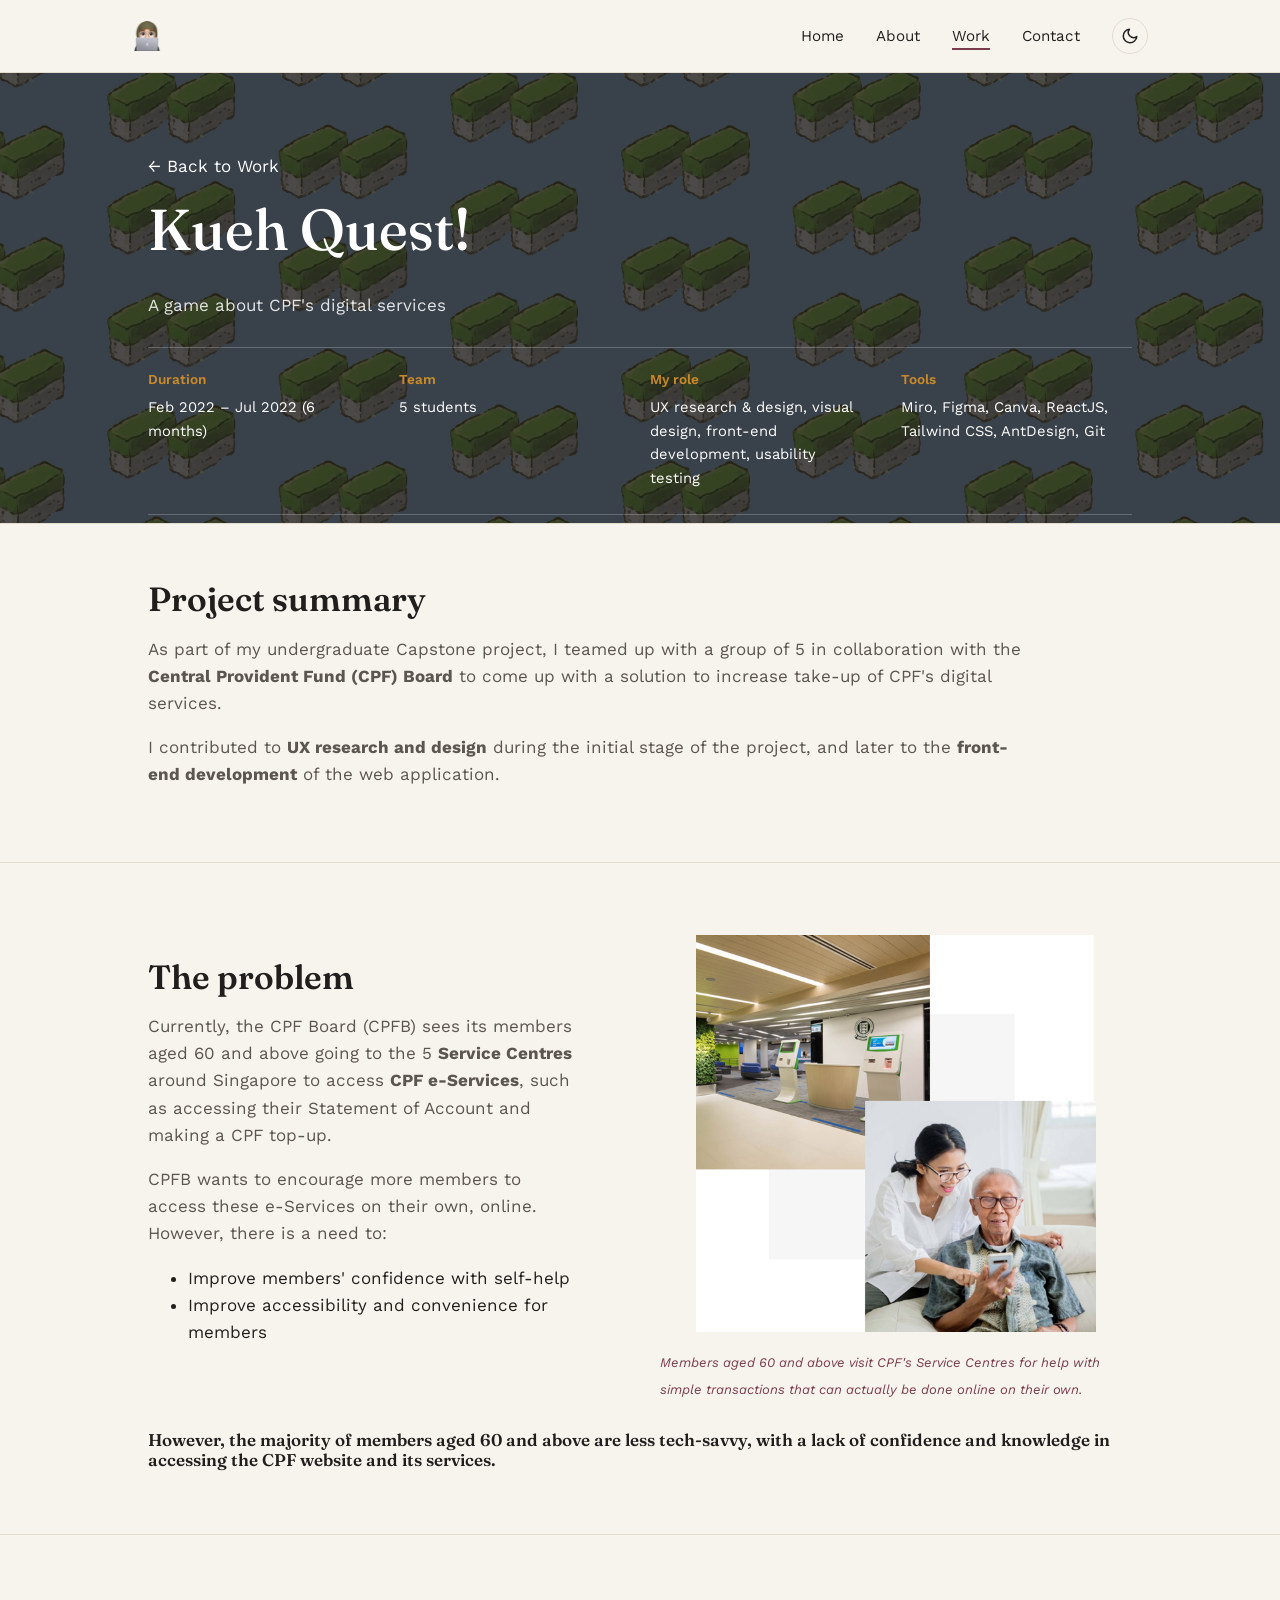
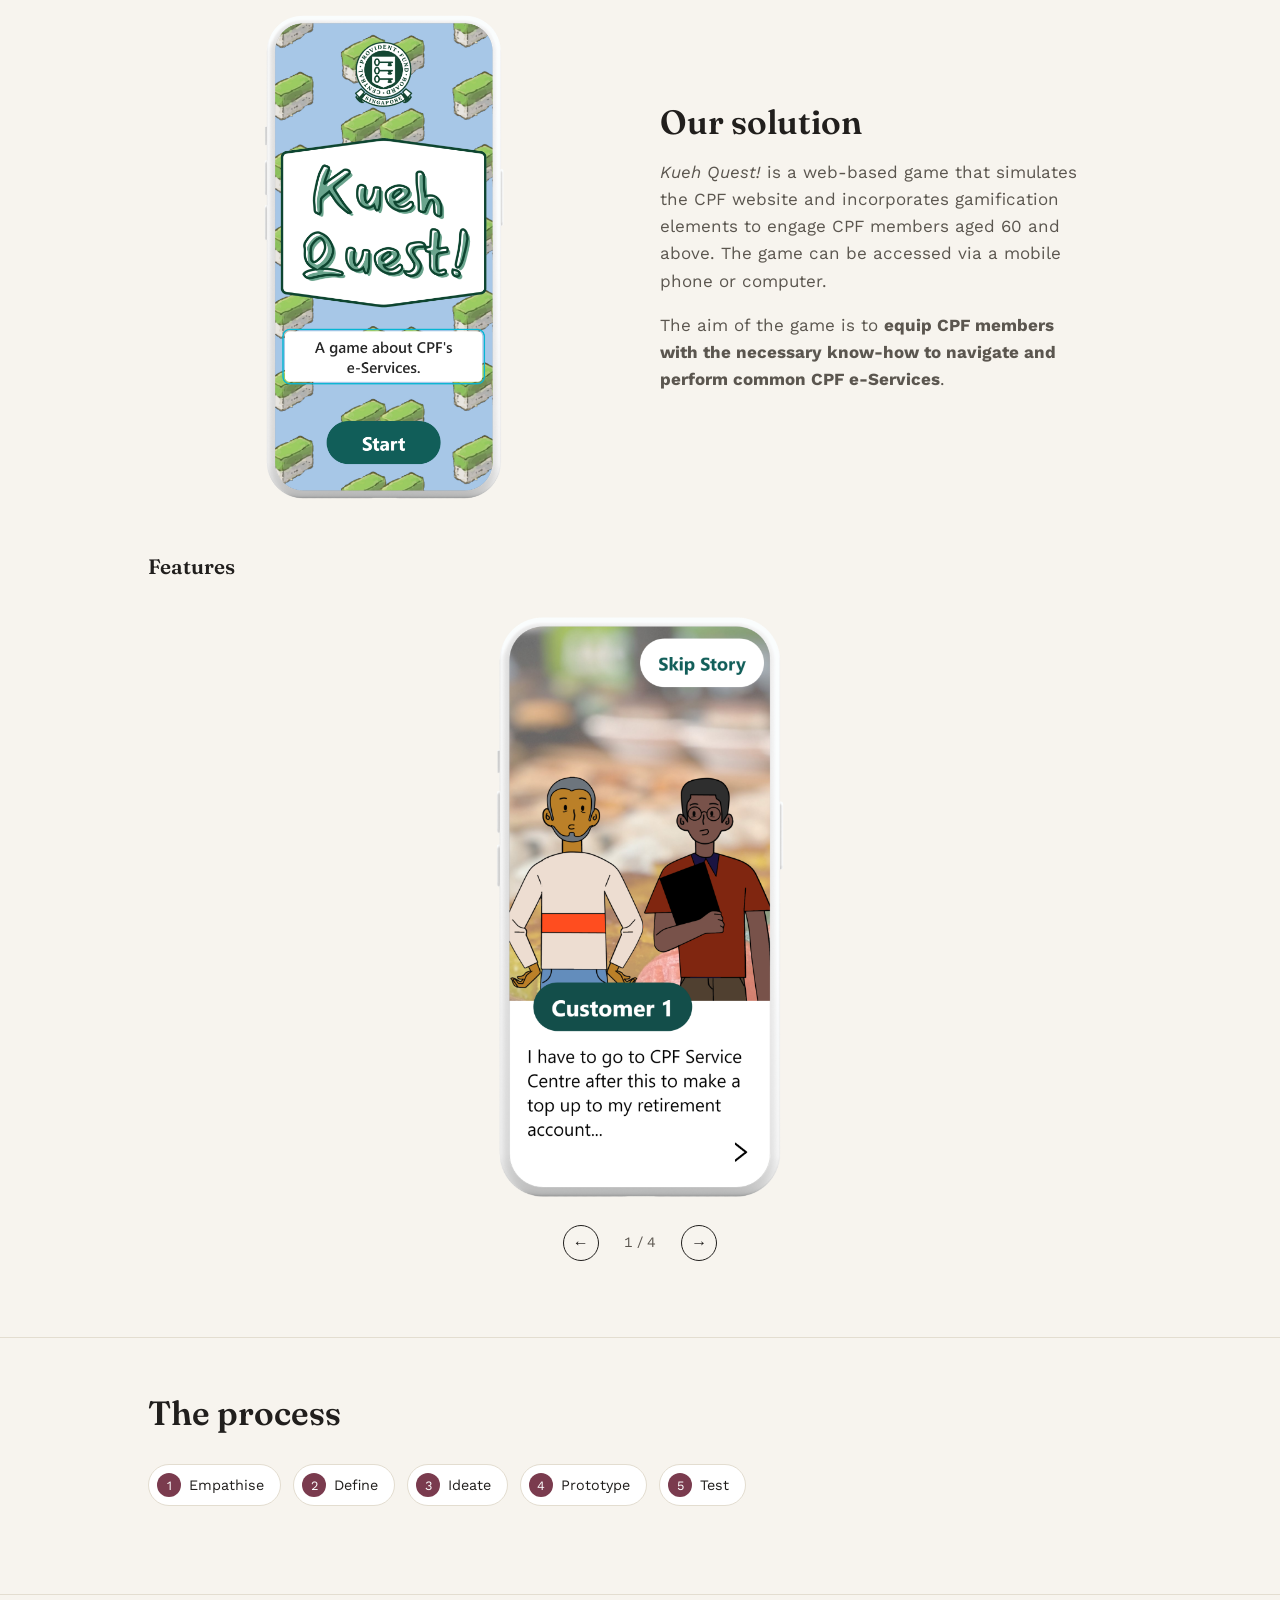
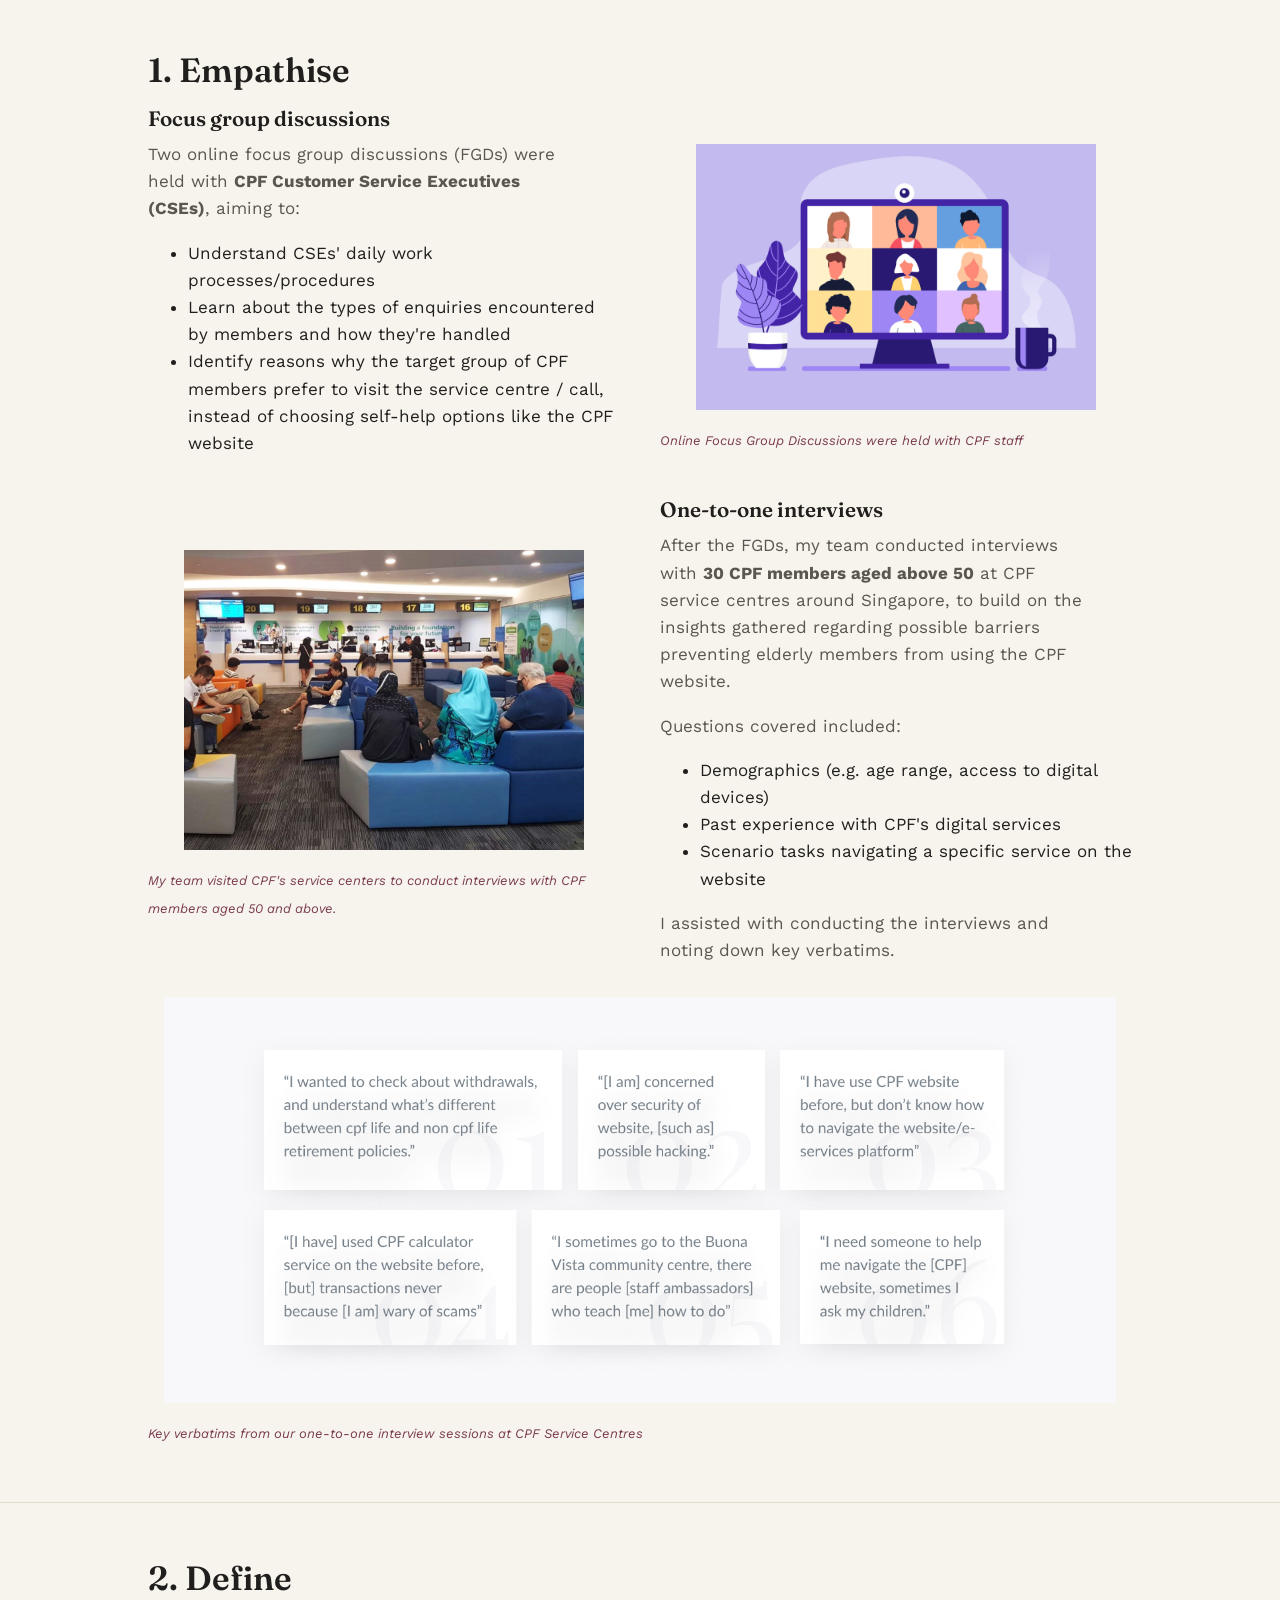
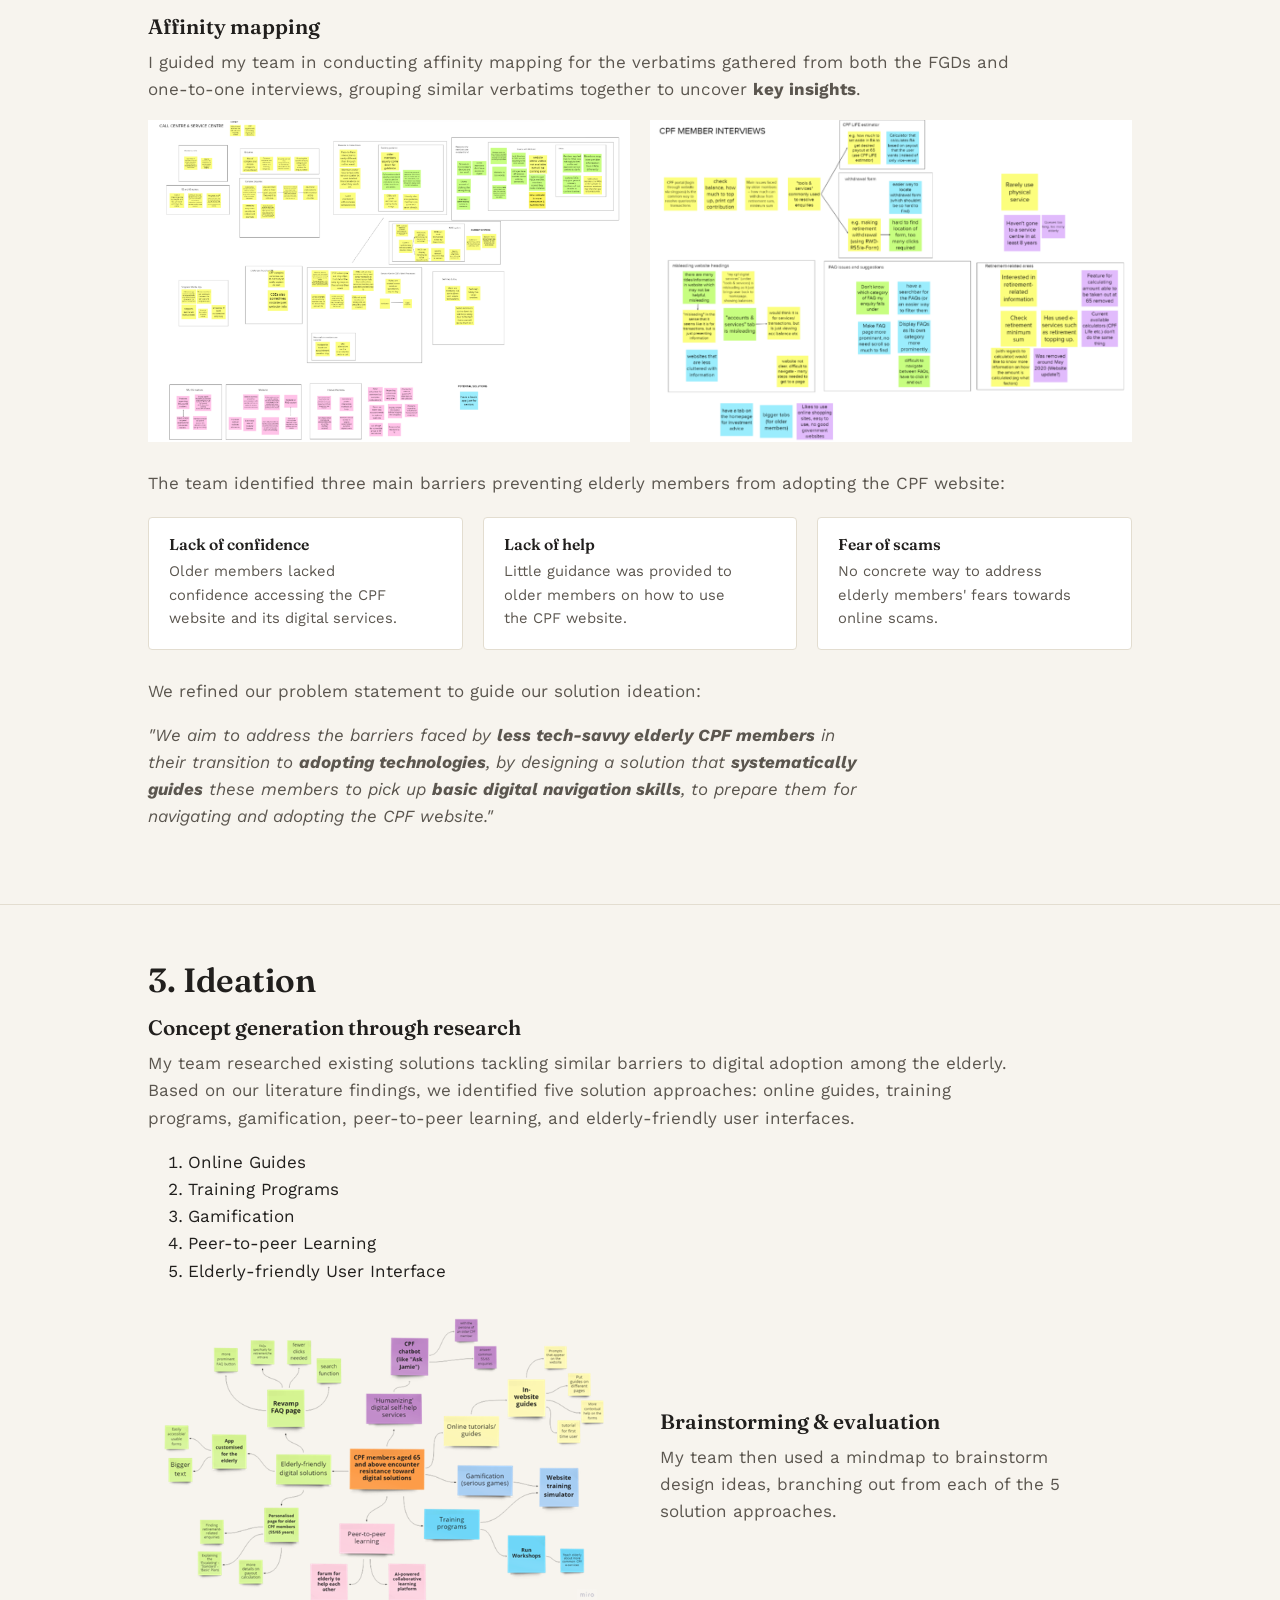
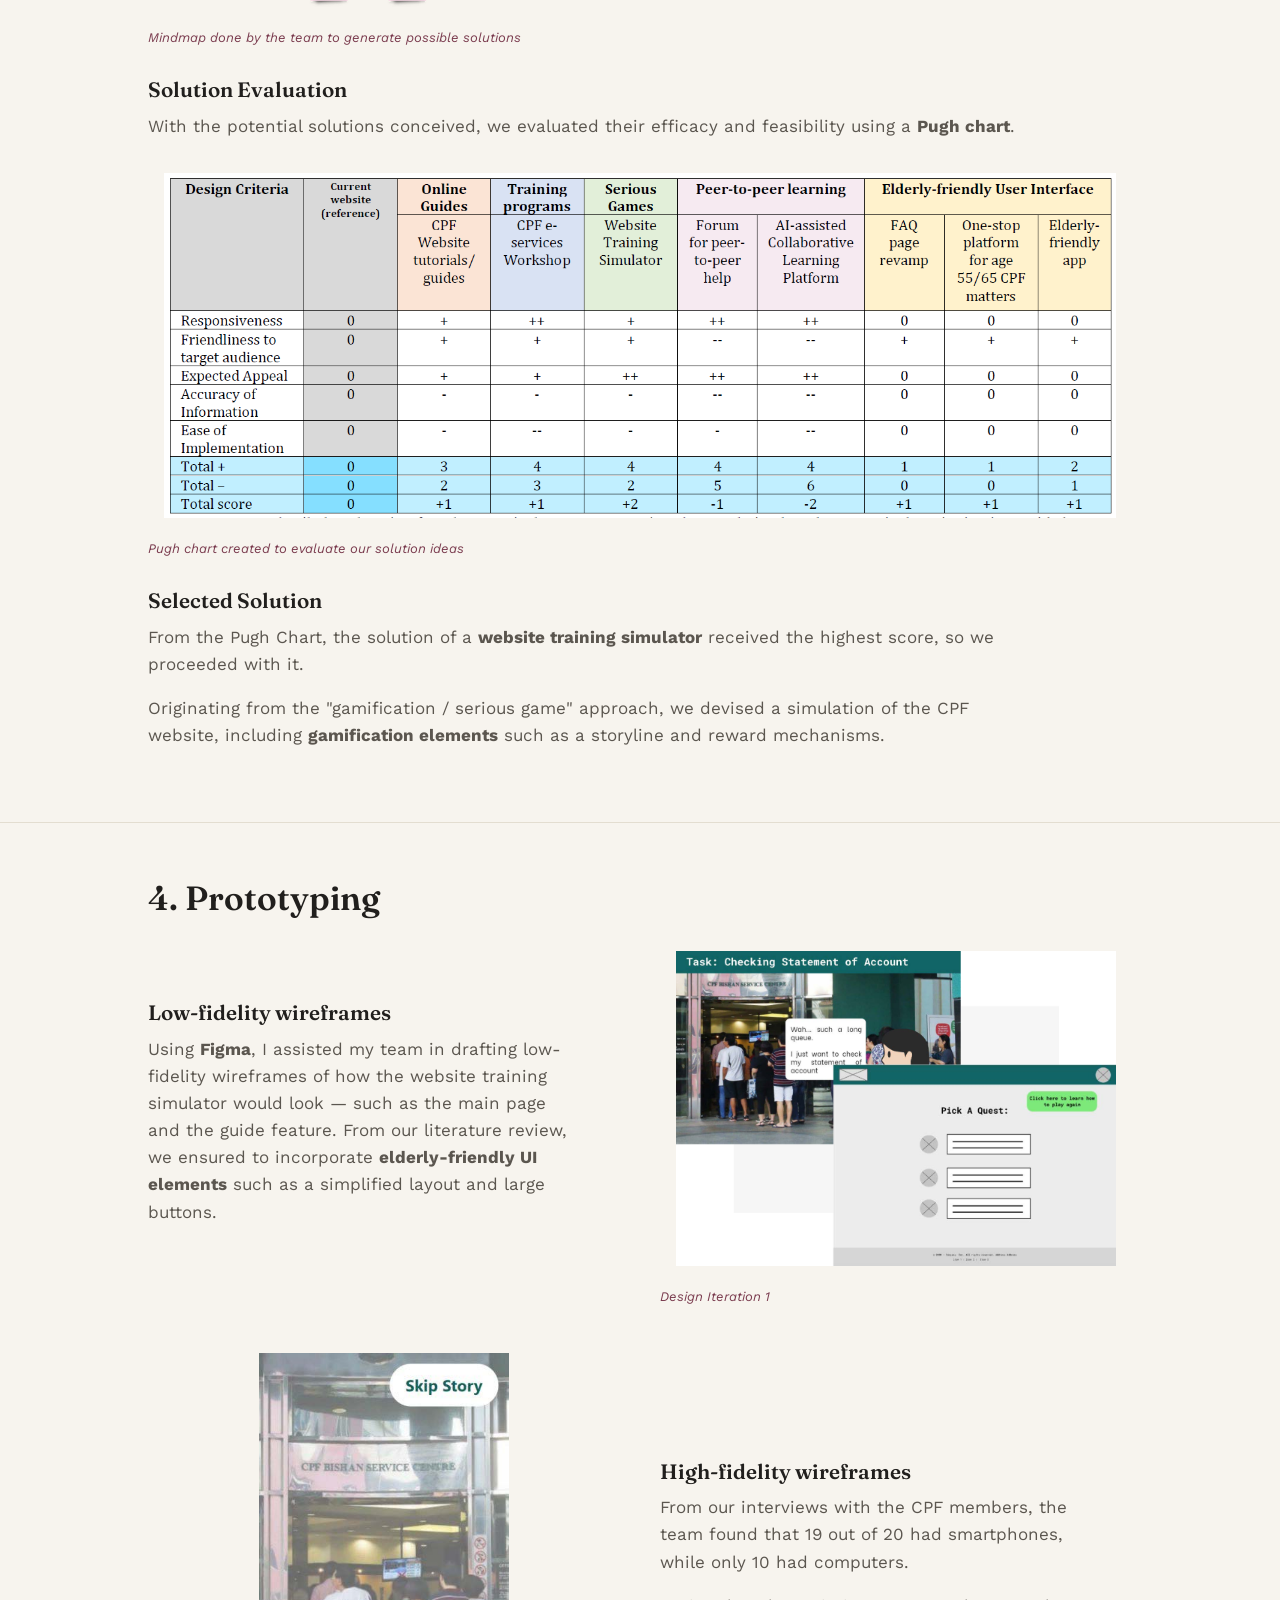
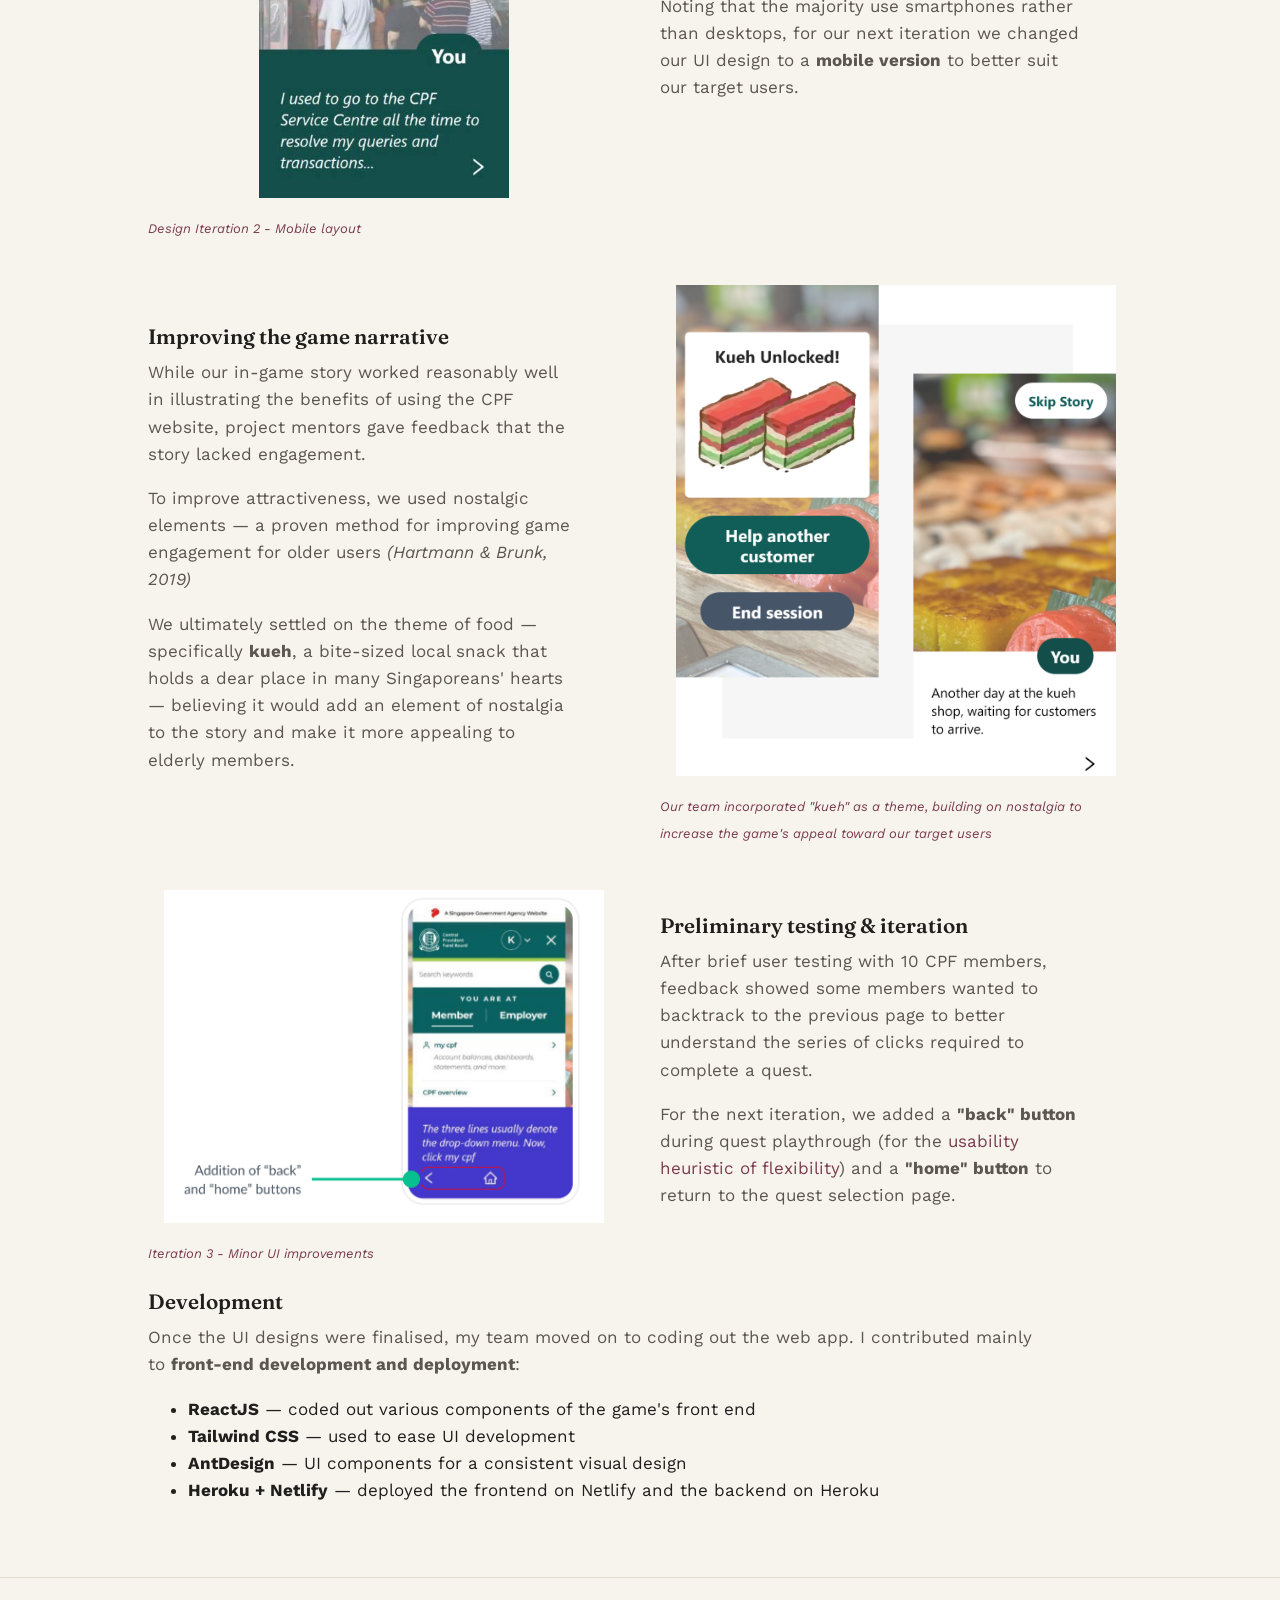
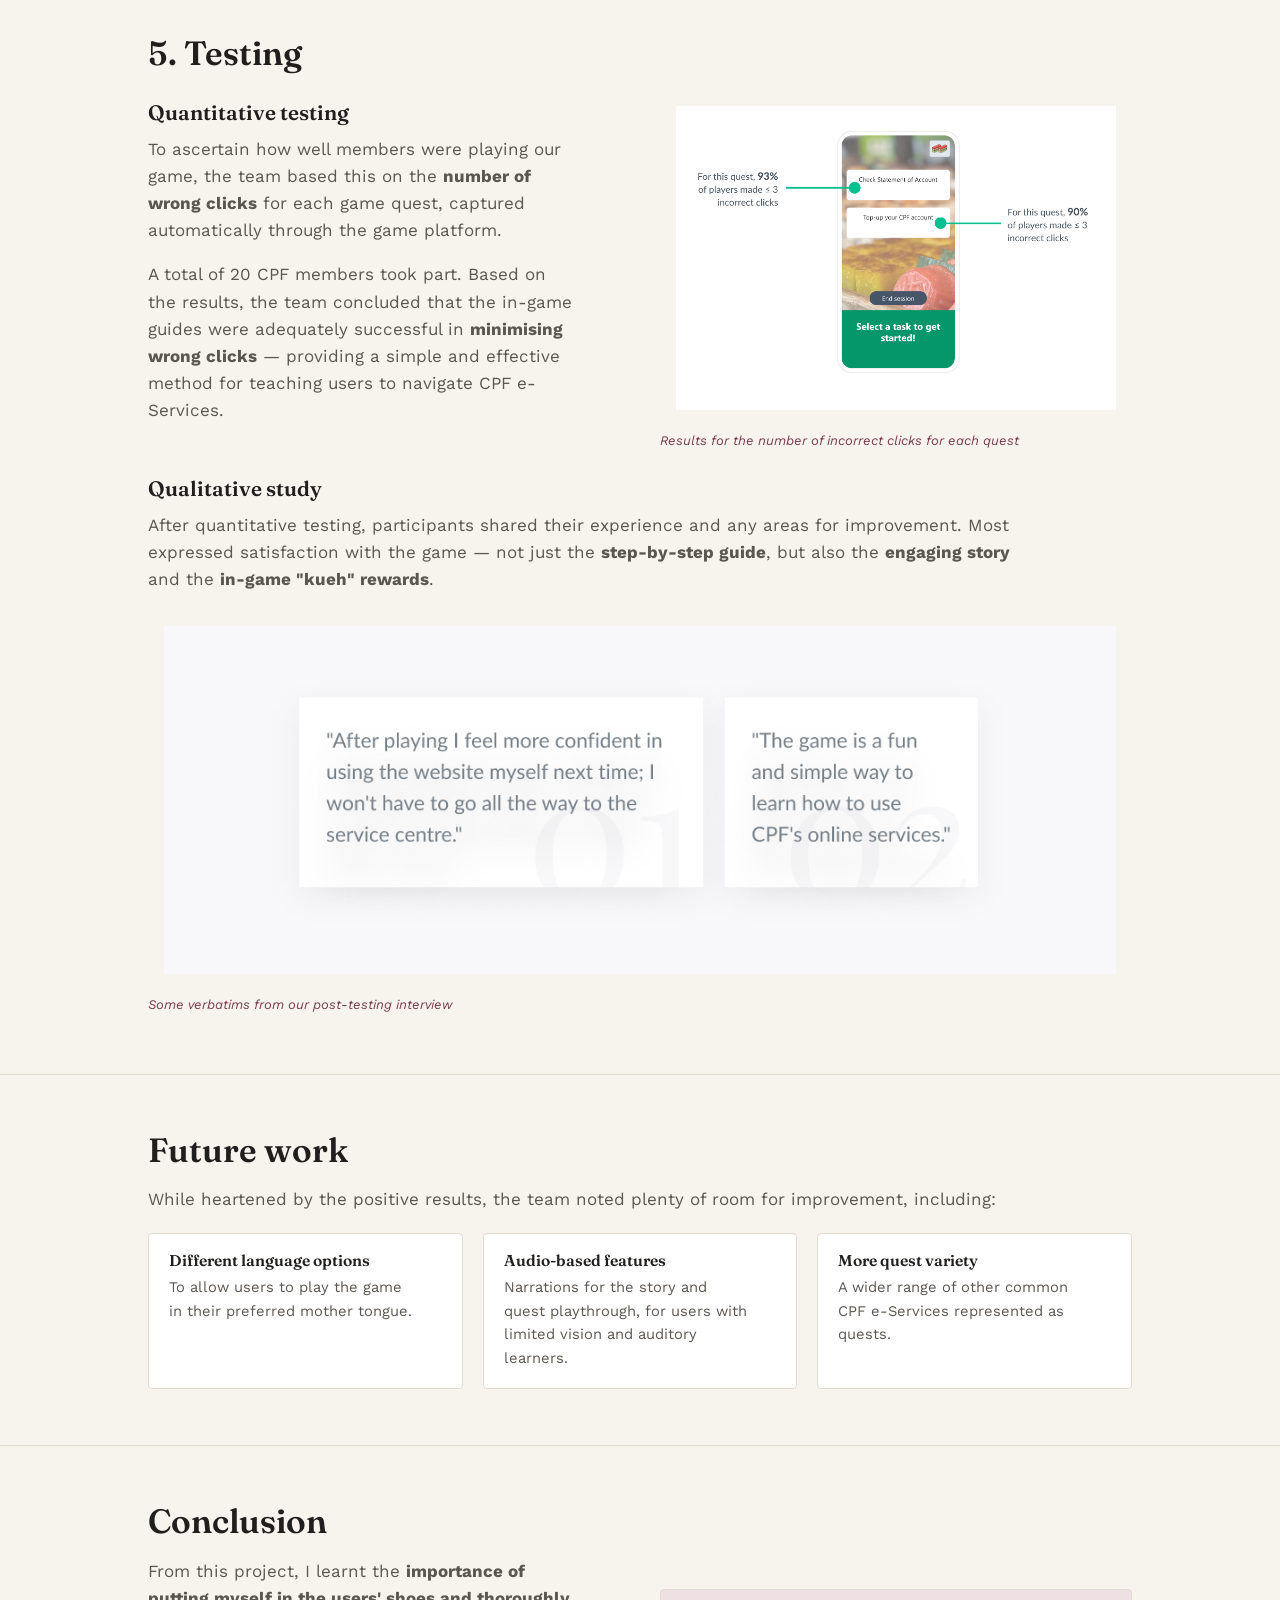
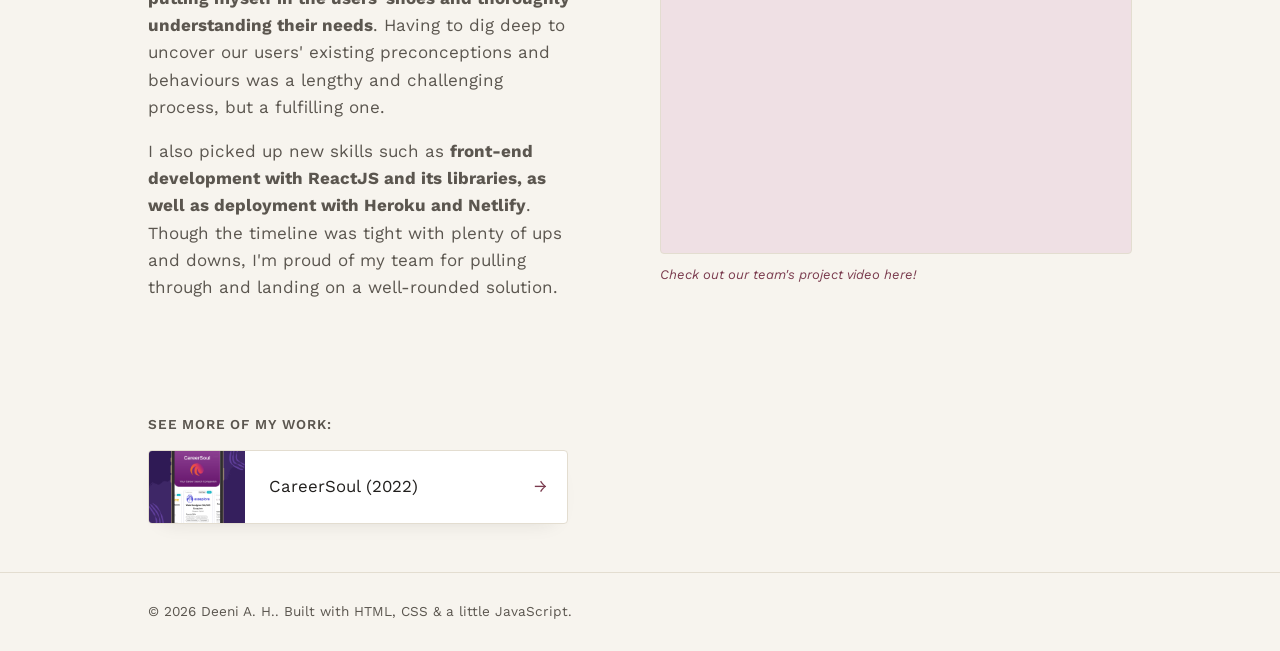
<file: case-study-kueh-quest.html>
<!DOCTYPE html>
<html lang="en">
<head>
  <meta charset="UTF-8" />
  <meta name="viewport" content="width=device-width, initial-scale=1.0" />
  <title>Kueh Quest! — Deeni</title>
  <link rel="preconnect" href="https://fonts.googleapis.com" />
  <link href="https://fonts.googleapis.com/css2?family=Fraunces:wght@400;500;600&family=Work+Sans:wght@400;500;600&display=swap" rel="stylesheet" />
  <link rel="stylesheet" href="style.css" />
  <script>
    // Apply the theme before the page paints: this visit's choice if the
    // visitor used the toggle, otherwise the device's light/dark setting.
    (function () {
      var t = null;
      try { t = sessionStorage.getItem("theme"); } catch (e) {}
      if (t !== "dark" && t !== "light") {
        t = window.matchMedia && window.matchMedia("(prefers-color-scheme: dark)").matches ? "dark" : "light";
      }
      document.documentElement.setAttribute("data-theme", t);
    })();
  </script>
</head>
<body class="case-study-page">

  <header class="site-header">
    <nav class="container nav">
      <a class="nav-brand" href="index.html"><img src="images/logo.png" alt="Deeni"/></a>
      <button class="nav-toggle" aria-label="Toggle navigation">
        <span></span><span></span><span></span>
      </button>
      <ul class="nav-links">
        <li><a href="index.html">Home</a></li>
        <li><a href="about.html">About</a></li>
        <li><a href="work.html" aria-current="page">Work</a></li>
        <li><a href="contact.html">Contact</a></li>
      </ul>
    </nav>
  </header>

  <main>
    <section class="page-hero" style="padding-bottom:0; --bg-img:url('images/kuehquest/kueh-quest-cover.png');">
      <div class="container">
        <p class="eyebrow"><a href="work.html">← Back to Work</a></p>
        <h1>Kueh Quest!</h1>
        <p class="lede">A game about CPF's digital services</p>

        <div class="info-strip">
          <div>
            <h4>Duration</h4>
            <p>Feb 2022 – Jul 2022 (6 months)</p>
          </div>
          <div>
            <h4>Team</h4>
            <p>5 students</p>
          </div>
          <div>
            <h4>My role</h4>
            <p>UX research &amp; design, visual design, front-end development, usability testing</p>
          </div>
          <div>
            <h4>Tools</h4>
            <p>Miro, Figma, Canva, ReactJS, Tailwind CSS, AntDesign, Git</p>
          </div>
        </div>
      </div>
    </section>
<!-- 
    <section class="bordered">
      <div class="container">
        <div class="placeholder-img" aria-hidden="true" style="min-height:320px;">
          Replace with Kueh Quest! homepage / key screens
        </div>
      </div>
    </section> -->

    <!-- Project summary -->
    <section class="bordered">
      <div class="container">
        <h2>Project summary</h2>
        <p>
          As part of my undergraduate Capstone project, I teamed up with a
          group of 5 in collaboration with the <b>Central Provident Fund (CPF)
          Board</b> to come up with a solution to increase take-up of CPF's
          digital services.
        </p>
        <p>
          I contributed to <b>UX research and design</b> during the initial stage
          of the project, and later to the <b>front-end development</b> of the web
          application.
        </p>
      </div>
    </section>

    <!-- Problem -->
    <section class="bordered">
      <div class="container">
        <div class="split-block">
          <div>
            <h2>The problem</h2>
            <p>
              Currently, the CPF Board (CPFB) sees its members aged 60 and above
              going to the 5 <b>Service Centres</b> around Singapore to access <b>CPF
              e-Services</b>, such as accessing their Statement of Account and
              making a CPF top-up.
            </p>
            <p>
              CPFB wants to encourage more members to access these e-Services on
              their own, online. However, there is a need to:
            </p>
            <ul>
              <li>Improve members' confidence with self-help</li>
              <li>Improve accessibility and convenience for members</li>
            </ul>
          </div>
          <div style="justify-items: center;">
            <div class="placeholder-img" aria-hidden="true">
              <img src="images/kuehquest/kueh-quest_prob.png" alt="" style="max-width: min(400px, 100%);"/>
            </div>
            <div>
              <i class="embed-note">Members aged 60 and above visit CPF's Service Centres for help with simple transactions that can actually be done online on their own.</i>
            </div>
          </div>
        </div>
        <h4 style="margin-top:28px;">
          However, the majority of members aged 60 and above are less tech-savvy, with a lack of confidence and knowledge in accessing the CPF website and its services.
        </h4>
      </div>
    </section>

    <!-- Solution -->
    <section class="bordered">
      <div class="container">
        <div class="split-block">
          <div class="placeholder-img" aria-hidden="true">
            <img src="images/kuehquest/kueh-quest_home-screen.png" alt="careersoul sign in page" style="max-height: 500px; width: auto;"/>
          </div>
          <div>
            <h2>Our solution</h2>
            <p>
              <i>Kueh Quest!</i> is a web-based game that simulates the CPF website and
              incorporates gamification elements to engage CPF members aged 60
              and above. The game can be accessed via a mobile phone or
              computer.
            </p>
            <p>
              The aim of the game is to <b>equip CPF members with the necessary
              know-how to navigate and perform common CPF e-Services</b>.
            </p>
          </div>
        </div>

        <h3 style="margin-top:32px;">Features</h3>
        <div class="carousel">
          <div class="carousel-track">
             <div class="placeholder-img" aria-hidden="true">
              <img src="images/kuehquest/kueh-quest_screen1.png" alt="set up profile page"/>
            </div>
            <div class="placeholder-img" aria-hidden="true">
              <img src="images/kuehquest/kueh-quest_screen2.png" alt=""/>
            </div>
            <div class="placeholder-img" aria-hidden="true">
              <img src="images/kuehquest/kueh-quest_screen3.png" alt=""/>
            </div>
            <div class="placeholder-img" aria-hidden="true">
              <img src="images/kuehquest/kueh-quest_screen5.png" alt=""/>
            </div>
          </div>
          <div class="carousel-controls">
            <button class="carousel-btn" data-carousel-prev aria-label="Previous screen">←</button>
            <button class="carousel-btn" data-carousel-next aria-label="Next screen">→</button>
          </div>
        </div>
      </div>
    </section>

    <!-- Process nav -->
    <section class="bordered">
      <div class="container">
        <h2>The process</h2>
        <div class="process-nav">
          <button data-target="empathise"><span class="step-num">1</span> Empathise</button>
          <button data-target="define"><span class="step-num">2</span> Define</button>
          <button data-target="ideate"><span class="step-num">3</span> Ideate</button>
          <button data-target="prototype"><span class="step-num">4</span> Prototype</button>
          <button data-target="testing"><span class="step-num">5</span> Test</button>
        </div>
      </div>
    </section>

    <!-- 1. Empathise -->
    <section class="bordered" id="empathise">
      <div class="container">
        <h2>1. Empathise</h2>
        <div class='split-block'> 
          <div>
            <h3>Focus group discussions</h3>
            <p>
              Two online focus group discussions (FGDs) were held with <b>CPF Customer
              Service Executives (CSEs)</b>, aiming to:
            </p>
            <ul>
              <li>Understand CSEs' daily work processes/procedures</li>
              <li>Learn about the types of enquiries encountered by members and how they're handled</li>
              <li>Identify reasons why the target group of CPF members prefer to visit the service centre / call, instead of choosing self-help options like the CPF website</li>
            </ul>
          </div>
          <div style="justify-items: center;">
            <div class="placeholder-img" aria-hidden="true">
              <img src="images/kuehquest/focus-group.jpg" alt="" style="max-width: min(400px, 100%);"/>
            </div>
            <div>
              <i class="embed-note">Online Focus Group Discussions were held with CPF staff</i>
            </div>
          </div>
        </div>
        
        <div class='split-block'> 
          <div style="justify-items: center;">
            <div class="placeholder-img" aria-hidden="true">
              <img src="images/kuehquest/CPF_svc-center.jpeg" alt="" style="max-width: min(400px, 100%);"/>
            </div>
            <div>
              <i class="embed-note">My team visited CPF's service centers to conduct interviews with CPF members aged 50 and above.</i>
            </div>
          </div>
          <div>
            <h3 style="margin-top:24px;">One-to-one interviews</h3>
            <p>
              After the FGDs, my team conducted interviews with <b>30 CPF
              members aged above 50</b> at CPF service centres around Singapore, to
              build on the insights gathered regarding possible barriers
              preventing elderly members from using the CPF website. 
            </p>  
            <p>
              Questions covered included:
            </p>
            <ul>
              <li>Demographics (e.g. age range, access to digital devices)</li>
              <li>Past experience with CPF's digital services</li>
              <li>Scenario tasks navigating a specific service on the website</li>
            </ul>
            <p>
              I assisted with conducting the interviews and noting down key verbatims.
            </p>
          </div>
        </div>
        <div style="justify-items: center;">
          <div class="placeholder-img" aria-hidden="true">
            <img src="images/kuehquest/key-verbatims.png" alt=""/>
          </div>
          <div>
            <i class="embed-note">Key verbatims from our one-to-one interview sessions at CPF Service Centres</i>
          </div>
        </div>
      </div>
    </section>

    <!-- 2. Define -->
    <section class="bordered" id="define">
      <div class="container">
        <h2>2. Define</h2>
        <h3>Affinity mapping</h3>
        <p>
          I guided my team in conducting affinity mapping for the verbatims
          gathered from both the FGDs and one-to-one interviews, grouping
          similar verbatims together to uncover <b>key insights</b>. 
        </p>
        <div style="display: grid;
          grid-template-columns: repeat(auto-fit, minmax(min(350px, 100%), 1fr));
          gap: 20px;">
          <div class="placeholder-img" aria-hidden="true" style="padding: 0px;">
            <img src="images/kuehquest/affinity-mapping1.png" alt=""/>
          </div>
          <div class="placeholder-img" aria-hidden="true" style="padding: 0px;">
            <img src="images/kuehquest/affinity-mapping2.png" alt=""/>
          </div>
        </div>
        <p style="margin-top:28px;">
          The team identified three main barriers preventing elderly members from
          adopting the CPF website:
        </p>
        <div class="finding-grid">
          <div class="finding-card">
            <h4>Lack of confidence</h4>
            <p>Older members lacked confidence accessing the CPF website and its digital services.</p>
          </div>
          <div class="finding-card">
            <h4>Lack of help</h4>
            <p>Little guidance was provided to older members on how to use the CPF website.</p>
          </div>
          <div class="finding-card">
            <h4>Fear of scams</h4>
            <p>No concrete way to address elderly members' fears towards online scams.</p>
          </div>
        </div>
        <p style="margin-top:28px;">We refined our problem statement to guide our solution ideation:</p>
        <p style="font-style:italic; max-width:65ch;">
          "We aim to address the barriers faced by <b>less tech-savvy elderly
          CPF members</b> in their transition to <b>adopting technologies</b>, by
          designing a solution that <b>systematically guides</b> these members to
          pick up <b>basic digital navigation skills</b>, to prepare them for
          navigating and adopting the CPF website."
        </p>
      </div>
    </section>

    <!-- 3. Ideate -->
    <section class="bordered" id="ideate">
      <div class="container">
        <h2>3. Ideation</h2>
        <h3>Concept generation through research</h3>
        <p>
          My team researched existing solutions tackling similar barriers to
          digital adoption among the elderly. Based on our literature
          findings, we identified five solution approaches: online guides,
          training programs, gamification, peer-to-peer learning, and
          elderly-friendly user interfaces.
        </p>
        <ol>
          <li>Online Guides</li>
          <li>Training Programs</li>
          <li>Gamification</li>
          <li>Peer-to-peer Learning</li>
          <li>Elderly-friendly User Interface</li>
        </ol>

        <div class="split-block">
          <div style="justify-items: center;">
            <div class="placeholder-img" aria-hidden="true">
              <img class="on-light" src="images/kuehquest/brainstorming-solutions.png" alt=""/>
            </div>
            <div>
              <i class="embed-note">Mindmap done by the team to generate possible solutions</i>
            </div>
          </div>
          <div>
            <h3>Brainstorming &amp; evaluation</h3>
            <p>
              My team then used a mindmap to brainstorm design ideas, branching out
              from each of the 5 solution approaches.
            </p>
          </div>
        </div>
        
        <h3 style="margin-top:28px;">Solution Evaluation</h3>
        <p>
          With the potential solutions conceived, we evaluated their efficacy and feasibility using a <b>Pugh chart</b>.   
        </p>
        <div style="justify-items: center;">
          <div class="placeholder-img" aria-hidden="true">
              <img src="images/kuehquest/pugh-chart.png" alt=""/>
            </div>
          <div>
            <i class="embed-note">Pugh chart created to evaluate our solution ideas</i>
          </div>
        </div>
        
        <h3 style="margin-top:28px;">Selected Solution</h3>
        <p>
          From the Pugh Chart, the solution of a <b>website training simulator</b> received the highest score, so we proceeded with it.
        </p>
        <p>
          Originating from the "gamification / serious game" approach, we
          devised a simulation of the CPF website, including <b>gamification
          elements</b> such as a storyline and reward mechanisms.
        </p>
      </div>
    </section>

    <!-- 4. Prototype -->
    <section class="bordered" id="prototype">
      <div class="container">
        <h2>4. Prototyping</h2>

        <div class="split-block">
          <div>
            <h3>Low-fidelity wireframes</h3>
            <p>
              Using <b>Figma</b>, I assisted my team in drafting low-fidelity
              wireframes of how the website training simulator would look —
              such as the main page and the guide feature. From our literature
              review, we ensured to incorporate <b>elderly-friendly UI elements</b>
              such as a simplified layout and large buttons.
            </p>
          </div>
          <div style="justify-items: center;">
            <div class="placeholder-img" aria-hidden="true">
              <img src="images/kuehquest/iteration-1.png" alt=""/>
            </div>
            <div>
              <i class="embed-note">Design Iteration 1</i>
            </div>
          </div>
        </div>
        
        <div class="split-block"  style="margin-top:28px;">
          <div style="justify-items: center;">
            <div class="placeholder-img" aria-hidden="true">
              <img src="images/kuehquest/iteration-2.jpg" alt="" style="max-width: min(250px, 100%);"/>
            </div>
            <div>
              <i class="embed-note">Design Iteration 2 - Mobile layout</i>
            </div>
          </div>
          <div>
            <h3>High-fidelity wireframes</h3>
            <p>
              From our interviews with the CPF members, the team found that 19
              out of 20 had smartphones, while only 10 had computers. 
            <p>
              Noting that the majority use smartphones rather than desktops, for our
              next iteration we changed our UI design to a <b>mobile version</b> to
              better suit our target users.
            </p>
            </p>
          </div>
        </div>
        
        <div class="split-block" style="margin-top:28px;">
          <div>
            <h3>Improving the game narrative</h3>
            <p>
              While our in-game story worked reasonably well in illustrating the
              benefits of using the CPF website, project mentors gave feedback
              that the story lacked engagement.
            </p>
            <p>
              To improve attractiveness, we used nostalgic elements — a proven method for improving game
              engagement for older users <i>(Hartmann &amp; Brunk, 2019)</i>
            </p>
            <p>
              We ultimately settled on the theme of food — specifically <b>kueh</b>, a
              bite-sized local snack that holds a dear place in many
              Singaporeans' hearts — believing it would add an element of
              nostalgia to the story and make it more appealing to elderly
              members.
            </p>
          </div>
          <div style="justify-items: center;">
            <div class="placeholder-img" aria-hidden="true">
              <img src="images/kuehquest/nostalgic-elements.png" alt="" />
            </div>
            <div>
              <i class="embed-note">Our team incorporated "kueh" as a theme, building on nostalgia to increase the game's appeal toward our target users</i>
            </div>
          </div>
        </div>
        
        <div class="split-block" style="margin-top:28px;">
          <div style="justify-items: center;">
            <div class="placeholder-img" aria-hidden="true">
              <img src="images/kuehquest/iteration-3.png" alt="" />
            </div>
            <div>
              <i class="embed-note">Iteration 3 - Minor UI improvements</i>
            </div>
          </div>
          <div>
            <h3>Preliminary testing &amp; iteration</h3>
            <p>
              After brief user testing with 10 CPF members, feedback showed some
              members wanted to backtrack to the previous page to better
              understand the series of clicks required to complete a quest. 
            </p>
            <p>
              For the next iteration, we added a <b>"back" button</b> during quest
              playthrough (for the <a href="https://www.nngroup.com/articles/flexibility-efficiency-heuristic/#:~:text=The%207th%20of%20the%2010,both%20inexperienced%20and%20experienced%20users." target="_blank">usability heuristic of flexibility</a>) and a
              <b>"home" button</b> to return to the quest selection page.
            </p>
          </div>
        </div>
        

        <h3 style="margin-top:24px;">Development</h3>
        <p>
          Once the UI designs were finalised, my team moved on to coding out
          the web app. I contributed mainly to <b>front-end development and
          deployment</b>:
        </p>
        <ul>
          <li><strong>ReactJS</strong> — coded out various components of the game's front end</li>
          <li><strong>Tailwind CSS</strong> — used to ease UI development</li>
          <li><strong>AntDesign</strong> — UI components for a consistent visual design</li>
          <li><strong>Heroku + Netlify</strong> — deployed the frontend on Netlify and the backend on Heroku</li>
        </ul>
      </div>
    </section>

    <!-- 5. Testing -->
    <section class="bordered" id="testing">
      <div class="container">
        <h2>5. Testing</h2>
        <div class="split-block">
          <div>
            <h3>Quantitative testing</h3>
            <p>
              To ascertain how well members were playing our game, the team
              based this on the <b>number of wrong clicks</b> for each game quest,
              captured automatically through the game platform. 
            </p>
            <p>
              A total of 20 CPF members took part. Based on the results, the team concluded
              that the in-game guides were adequately successful in <b>minimising
              wrong clicks</b> — providing a simple and effective method for
              teaching users to navigate CPF e-Services.
            </p>
          </div>
          <div style="justify-items: center;">
            <div class="placeholder-img" aria-hidden="true">
              <img src="images/kuehquest/quantitative-results.png" alt="" />
            </div>
            <div>
              <i class="embed-note">Results for the number of incorrect clicks for each quest</i>
            </div>
          </div>
        </div>
        

        <h3 style="margin-top:24px;">Qualitative study</h3>
        <p>
          After quantitative testing, participants shared their experience
          and any areas for improvement. Most expressed satisfaction with
          the game — not just the <b>step-by-step guide</b>, but also the <b>engaging
          story</b> and the <b>in-game "kueh" rewards</b>.
        </p>
        <div style="justify-items: center;">
          <div class="placeholder-img" aria-hidden="true">
              <img src="images/kuehquest/qualitative-results.png" alt=""/>
            </div>
          <div>
            <i class="embed-note">Some verbatims from our post-testing interview</i>
          </div>
        </div>

      </div>
    </section>

    <!-- Future work -->
    <section class="bordered">
      <div class="container">
        <h2>Future work</h2>
        <p>
          While heartened by the positive results, the team noted plenty of
          room for improvement, including:
        </p>
        <div class="finding-grid">
          <div class="finding-card">
            <h4>Different language options</h4>
            <p>To allow users to play the game in their preferred mother tongue.</p>
          </div>
          <div class="finding-card">
            <h4>Audio-based features</h4>
            <p>Narrations for the story and quest playthrough, for users with limited vision and auditory learners.</p>
          </div>
          <div class="finding-card">
            <h4>More quest variety</h4>
            <p>A wider range of other common CPF e-Services represented as quests.</p>
          </div>
        </div>
      </div>
    </section>

    <!-- Conclusion + video -->
    <section class="bordered">
      <div class="container">
        <h2>Conclusion</h2>
        <div class="split-block">
          <div>
            <p>
              From this project, I learnt the <b>importance of putting myself
              in the users' shoes and thoroughly understanding their needs</b>.
              Having to dig deep to uncover our users' existing
              preconceptions and behaviours was a lengthy and challenging
              process, but a fulfilling one.
            </p>
            <p>
              I also picked up new skills such as <b>front-end development
              with ReactJS and its libraries, as well as deployment with
              Heroku and Netlify</b>. Though the timeline was tight with plenty
              of ups and downs, I'm proud of my team for pulling through and
              landing on a well-rounded solution.
            </p>
          </div>
          <div style="justify-items: center;">
            <div class="embed-wrap">
              <iframe src="https://www.youtube.com/embed/p2TPlQQxETY" title="Kueh Quest! project video — Boosting elderly members' confidence in using CPF digital services" allowfullscreen></iframe>
            </div>
            <div style="margin-top:6px;">
              <i class="embed-note">Check out our team's project video here!</i>
            </div>
          </div>
        </div>
        <!-- <p style="margin-top:20px;"><a href="https://capstone2022.sutd.edu.sg/projects/kueh-quest" target="_blank" rel="noopener">View the original project page →</a></p> -->
      </div>
    </section>

    <!-- Next case study -->
    <section class="more-work">
      <div class="container">
        <p class="more-work-label">See more of my work:</p>
        <a class="more-work-card" href="case-study-careersoul.html">
          <img src="images/proj/careersoul-cover1.png" alt="" />
          <span class="more-work-title">CareerSoul (2022)</span>
          <span class="more-work-arrow" aria-hidden="true">&rarr;</span>
        </a>
      </div>
    </section>
  </main>

  <footer class="site-footer">
    <div class="container">
      <p>© 2026 Deeni A. H.. Built with HTML, CSS &amp; a little JavaScript.</p>
    </div>
  </footer>

  <script src="script.js"></script>
</body>
</html>
</file>
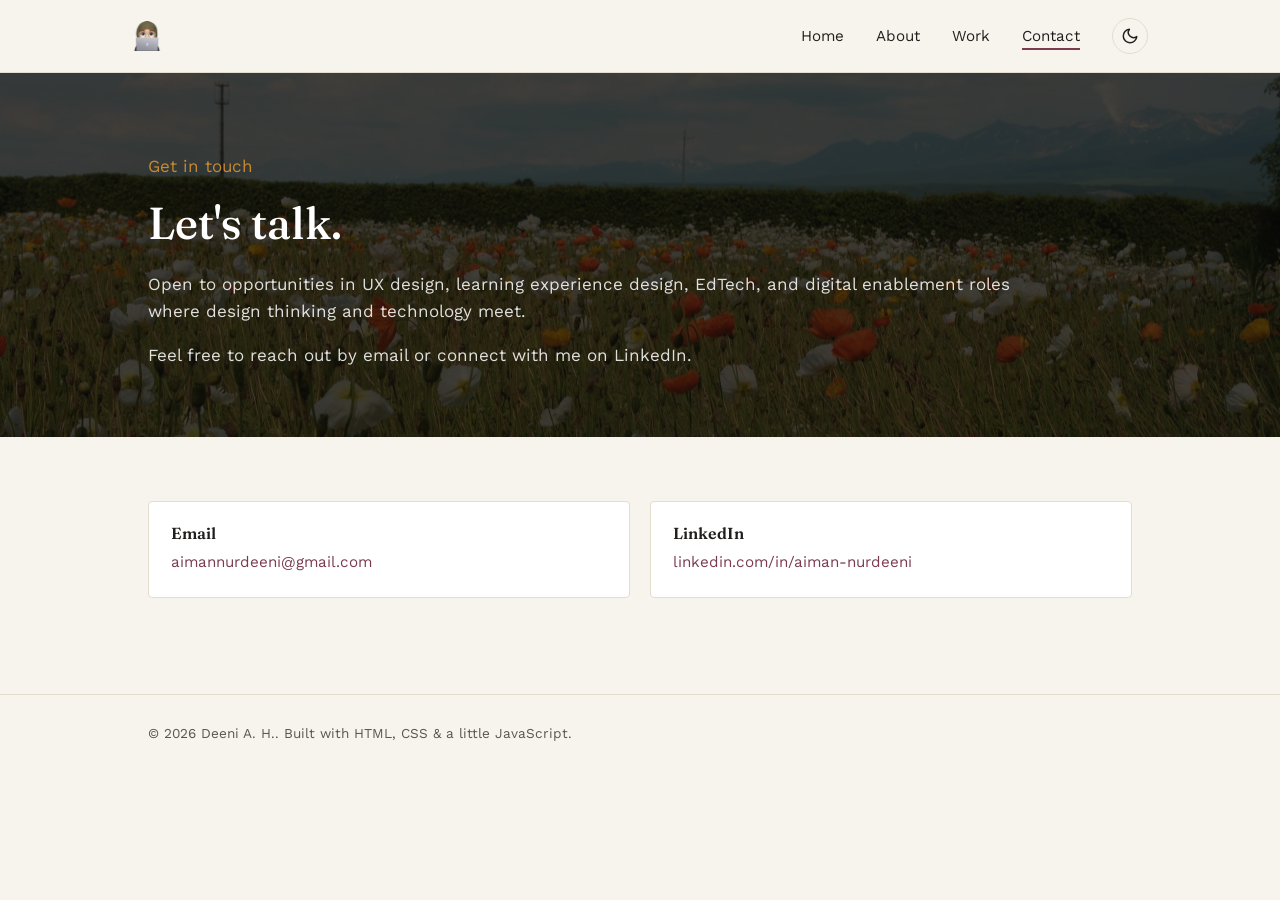
<file: contact.html>
<!DOCTYPE html>
<html lang="en">
<head>
  <meta charset="UTF-8" />
  <meta name="viewport" content="width=device-width, initial-scale=1.0" />
  <title>Contact — Deeni</title>
  <link rel="preconnect" href="https://fonts.googleapis.com" />
  <link href="https://fonts.googleapis.com/css2?family=Fraunces:wght@400;500;600&family=Work+Sans:wght@400;500;600&display=swap" rel="stylesheet" />
  <link rel="stylesheet" href="style.css" />
  <script>
    // Apply the theme before the page paints: this visit's choice if the
    // visitor used the toggle, otherwise the device's light/dark setting.
    (function () {
      var t = null;
      try { t = sessionStorage.getItem("theme"); } catch (e) {}
      if (t !== "dark" && t !== "light") {
        t = window.matchMedia && window.matchMedia("(prefers-color-scheme: dark)").matches ? "dark" : "light";
      }
      document.documentElement.setAttribute("data-theme", t);
    })();
  </script>
</head>
<body>

  <header class="site-header">
    <nav class="container nav">
      <a class="nav-brand" href="index.html"><img src="images/logo.png" alt="Deeni"/></a>
      <button class="nav-toggle" aria-label="Toggle navigation">
        <span></span><span></span><span></span>
      </button>
      <ul class="nav-links">
        <li><a href="index.html">Home</a></li>
        <li><a href="about.html">About</a></li>
        <li><a href="work.html">Work</a></li>
        <li><a href="contact.html" aria-current="page">Contact</a></li>
      </ul>
    </nav>
  </header>

  <main>
    <section class="page-hero" style="padding-bottom:50px; --bg-img:url('images/bg-img-8.jpg')">
      <div class="container">
        <p class="eyebrow">Get in touch</p>
        <h1 style="font-size:clamp(2rem,4vw,2.8rem);">Let's talk.</h1>
        <p class="lede">
          Open to opportunities in UX design, learning experience design, EdTech, and digital enablement roles where design thinking and technology meet.
        </p>
        <p class="lede">
          Feel free to reach out by email or connect with me on LinkedIn.
        </p>
      </div>
    </section>

    <section>
      <div class="container">
        <div class="contact-grid">
          <div class="contact-card">
            <h4>Email</h4>
            <a href="mailto:aimannurdeeni@gmail.com">aimannurdeeni@gmail.com</a>
          </div>
          <div class="contact-card">
            <h4>LinkedIn</h4>
            <a href="https://www.linkedin.com/in/aiman-nurdeeni" target="_blank" rel="noopener">linkedin.com/in/aiman-nurdeeni</a>
          </div>
          <!-- <div class="contact-card">
            <h4>GitHub</h4>
            <a href="https://github.com/andeeni" target="_blank" rel="noopener">github.com/andeeni</a>
          </div> -->
        </div>
      </div>
    </section>
  </main>

  <footer class="site-footer">
    <div class="container">
      <p>© 2026 Deeni A. H.. Built with HTML, CSS &amp; a little JavaScript.</p>
    </div>
  </footer>

  <script src="script.js"></script>
</body>
</html>
</file>
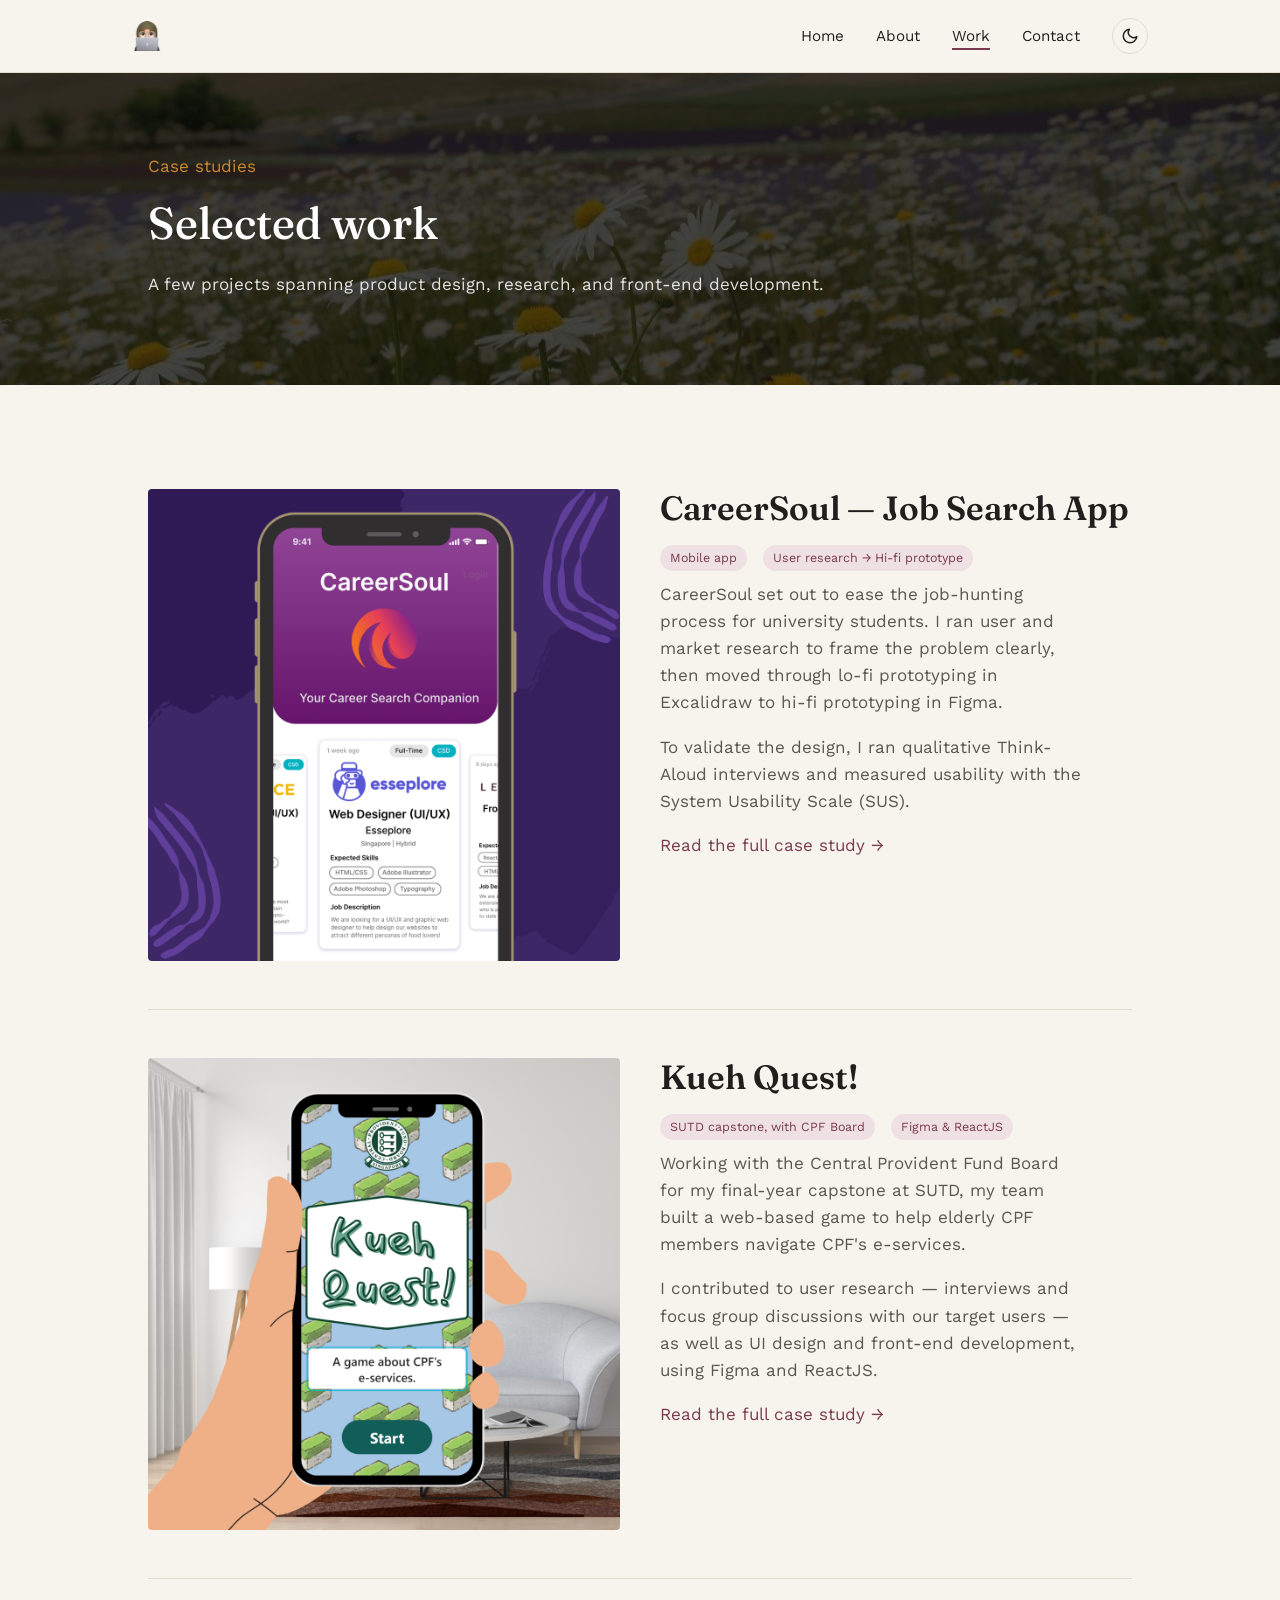
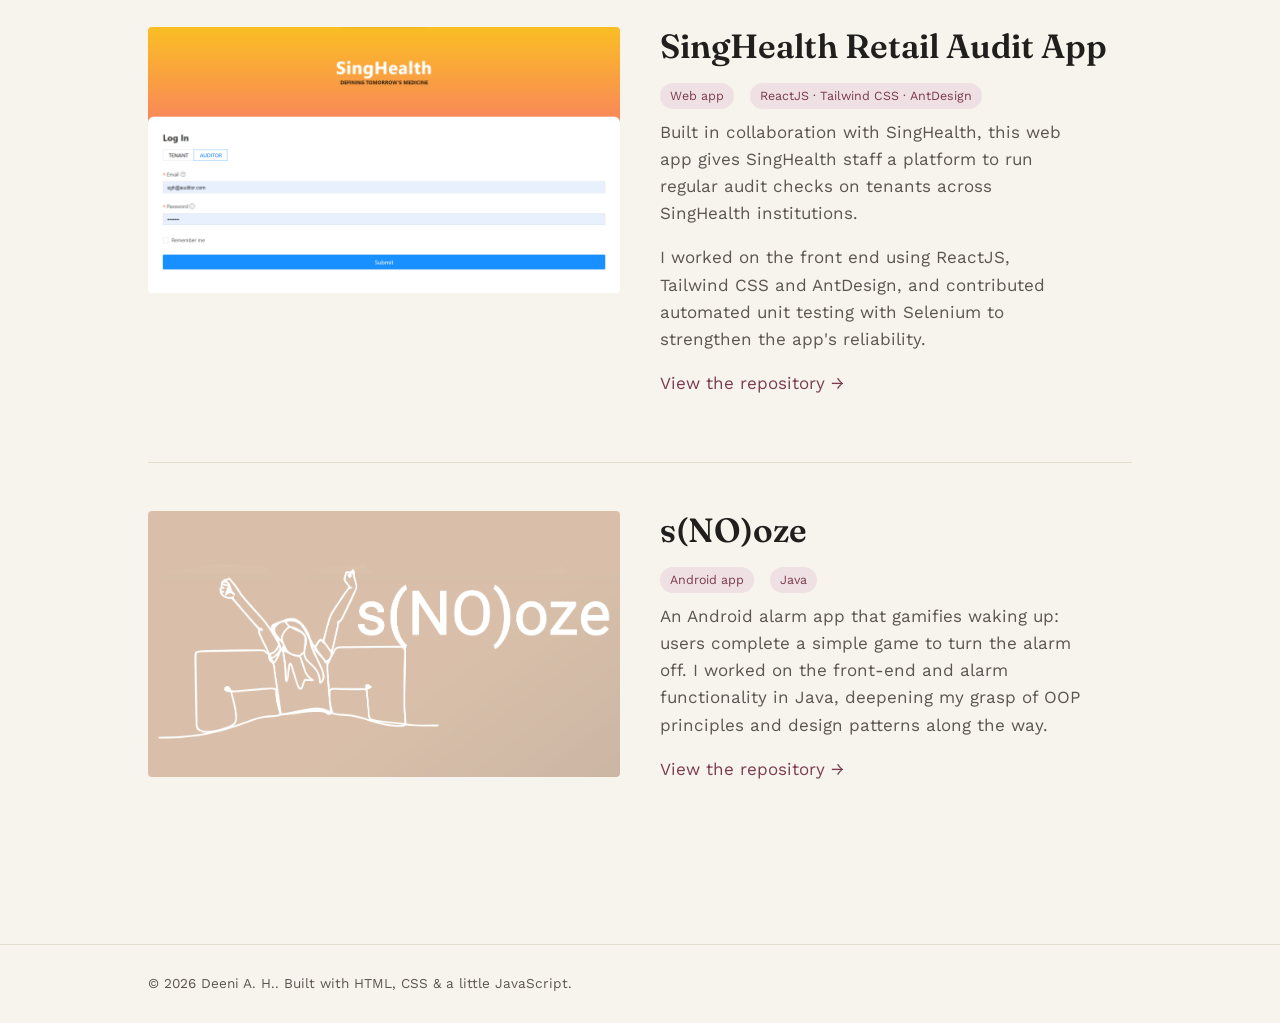
<file: work.html>
<!DOCTYPE html>
<html lang="en">
<head>
  <meta charset="UTF-8" />
  <meta name="viewport" content="width=device-width, initial-scale=1.0" />
  <title>Work — Deeni</title>
  <link rel="preconnect" href="https://fonts.googleapis.com" />
  <link href="https://fonts.googleapis.com/css2?family=Fraunces:wght@400;500;600&family=Work+Sans:wght@400;500;600&display=swap" rel="stylesheet" />
  <link rel="stylesheet" href="style.css" />
  <script>
    // Apply the theme before the page paints: this visit's choice if the
    // visitor used the toggle, otherwise the device's light/dark setting.
    (function () {
      var t = null;
      try { t = sessionStorage.getItem("theme"); } catch (e) {}
      if (t !== "dark" && t !== "light") {
        t = window.matchMedia && window.matchMedia("(prefers-color-scheme: dark)").matches ? "dark" : "light";
      }
      document.documentElement.setAttribute("data-theme", t);
    })();
  </script>
</head>
<body>

  <header class="site-header">
    <nav class="container nav">
      <a class="nav-brand" href="index.html"><img src="images/logo.png" alt="Deeni"/></a>
      <button class="nav-toggle" aria-label="Toggle navigation">
        <span></span><span></span><span></span>
      </button>
      <ul class="nav-links">
        <li><a href="index.html">Home</a></li>
        <li><a href="about.html">About</a></li>
        <li><a href="work.html" aria-current="page">Work</a></li>
        <li><a href="contact.html">Contact</a></li>
      </ul>
    </nav>
  </header>

  <main>
    <section class="page-hero" style="padding-bottom:70px; --bg-img:url('images/bg-img-2.jpg')" style="">
      <div class="container">
        <p class="eyebrow">Case studies</p>
        <h1 style="font-size:clamp(2rem,4vw,2.8rem);">Selected work</h1>
        <p class="lede">A few projects spanning product design, research, and front-end development.</p>
      </div>
    </section>

    <section>
      <div class="container">

        <article class="case-study" id="careersoul">
          <!-- <div class="placeholder-img" aria-hidden="true">CareerSoul screens</div> -->
          <a class="img-container" href="case-study-careersoul.html" aria-label="View the CareerSoul case study">
            <img src="images/proj/careersoul-cover1.png" alt="" />
          </a>
          <div>
            <h2>CareerSoul — Job Search App</h2>
            <div class="case-study-meta">
              <!-- <span class="tag">2022</span> -->
              <span class="tag">Mobile app</span>
              <span class="tag">User research → Hi-fi prototype</span>
            </div>
            <p>
              CareerSoul set out to ease the job-hunting process for university
              students. I ran user and market research to frame the problem
              clearly, then moved through lo-fi prototyping in Excalidraw to
              hi-fi prototyping in Figma.
            </p>
            <p>
              To validate the design, I ran qualitative Think-Aloud interviews
              and measured usability with the System Usability Scale (SUS).
            </p>
            <p><a href="case-study-careersoul.html">Read the full case study →</a></p>
          </div>
        </article>

        <article class="case-study" id="kueh-quest">
          <a class="img-container" href="case-study-kueh-quest.html" aria-label="View the Kueh Quest case study">
            <img src="images/proj/kuehquest-cover1.png" alt="" />
          </a>
          <div>
            <h2>Kueh Quest!</h2>
            <div class="case-study-meta">
              <!-- <span class="tag">2022</span> -->
              <span class="tag">SUTD capstone, with CPF Board</span>
              <span class="tag">Figma &amp; ReactJS</span>
            </div>
            <p>
              Working with the Central Provident Fund Board for my final-year
              capstone at SUTD, my team built a web-based game to help elderly
              CPF members navigate CPF's e-services.
            </p>
            <p>
              I contributed to user research — interviews and focus group
              discussions with our target users — as well as UI design and
              front-end development, using Figma and ReactJS.
            </p>
            <p><a href="case-study-kueh-quest.html">Read the full case study →</a></p>
          </div>
        </article>

        <article class="case-study" id="singhealth">
          <a class="img-container" href="https://github.com/nicolefranc/singhealth-retail-audit" aria-label="View the Source Code" target="_blank" rel="noopener">
            <img src="images/proj/singhealth.png" alt="" />
          </a>
          <div>
            <h2>SingHealth Retail Audit App</h2>
            <div class="case-study-meta">
              <!-- <span class="tag">2021</span> -->
              <span class="tag">Web app</span>
              <span class="tag">ReactJS · Tailwind CSS · AntDesign</span>
            </div>
            <p>
              Built in collaboration with SingHealth, this web app gives
              SingHealth staff a platform to run regular audit checks on
              tenants across SingHealth institutions.
            </p>
            <p>
              I worked on the front end using ReactJS, Tailwind CSS and
              AntDesign, and contributed automated unit testing with Selenium
              to strengthen the app's reliability.
            </p>
            <p><a href="https://github.com/nicolefranc/singhealth-retail-audit" target="_blank" rel="noopener">View the repository →</a></p>
          </div>
        </article>

        <article class="case-study" id="snooze">
          <a class="img-container" href="https://github.com/hannahmyatwai/s-no-oze" aria-label="View the source code" target="_blank" rel="noopener">
            <img src="images/proj/snooze.png" alt="" />
          </a>
          <div>
            <h2>s(NO)oze</h2>
            <div class="case-study-meta">
              <!-- <span class="tag">2020</span> -->
              <span class="tag">Android app</span>
              <span class="tag">Java</span>
            </div>
            <p>
              An Android alarm app that gamifies waking up: users complete a
              simple game to turn the alarm off. I worked on the front-end
              and alarm functionality in Java, deepening my grasp of OOP
              principles and design patterns along the way.
            </p>
            <p><a href="https://github.com/hannahmyatwai/s-no-oze" target="_blank" rel="noopener">View the repository →</a></p>
          </div>
        </article>

      </div>
    </section>
  </main>

  <footer class="site-footer">
    <div class="container">
      <p>© 2026 Deeni A. H.. Built with HTML, CSS &amp; a little JavaScript.</p>
    </div>
  </footer>

  <script src="script.js"></script>
</body>
</html>
</file>
<file: style.css>
/* =========================================================
   Deeni — Portfolio stylesheet
   Palette: warm paper, ink, plum accent, mustard accent
   Fonts: Fraunces (display) + Work Sans (body)
   ========================================================= */

:root {
  --bg: #f7f4ee;
  --bg-raised: #ffffff;
  --ink: #211f1d;
  --ink-soft: #5b564f;
  --line: #e3ddd0;
  --accent: #7a3b4e;      /* plum */
  --accent-2: #c98a2c;    /* mustard */
  --accent-soft: #efe0e4;
  --on-accent: #ffffff;   /* text sitting on an --accent fill */
  --shadow: rgba(33, 31, 29, 0.18);

  color-scheme: light;

  --font-display: "Fraunces", Georgia, serif;
  --font-body: "Work Sans", -apple-system, BlinkMacSystemFont, "Segoe UI", sans-serif;

  --max-width: 1080px;
  --radius: 4px;
}

/* Dark theme — data-theme is set in each page's <head> (matches the
   device setting on load) and switched by the toggle in the nav. */
:root[data-theme="dark"] {
  --bg: #171513;
  --bg-raised: #221f1c;
  --ink: #eee8de;
  --ink-soft: #b5ada2;
  --line: #36312b;
  --accent: #e09bb0;
  --accent-2: #e2a64c;
  --accent-soft: #3b2830;
  --on-accent: #1b1917;
  --shadow: rgba(0, 0, 0, 0.55);

  color-scheme: dark;
}

* { box-sizing: border-box; }

html { scroll-behavior: smooth; }

body {
  margin: 0;
  background: var(--bg);
  color: var(--ink);
  font-family: var(--font-body);
  font-size: 17px;
  line-height: 1.6;
  -webkit-font-smoothing: antialiased;
  transition: background-color 0.25s ease, color 0.25s ease;
}

img { max-width: 100%; display: block; }

a {
  color: var(--accent);
  text-decoration: none;
}
a:hover { text-decoration: underline; }

h1, h2, h3, h4 {
  font-family: var(--font-display);
  font-weight: 600;
  line-height: 1.15;
  margin: 0 0 0.5em;
  color: var(--ink);
}

h1 { font-size: clamp(2.4rem, 5vw, 3.6rem); font-weight: 500; }
h2 { font-size: clamp(1.6rem, 3vw, 2.1rem); }
h3 { font-size: 1.3rem; }

p { margin: 0 0 1em; color: var(--ink-soft); max-width: 100%; max-width: 90%;}

.container {
  max-width: var(--max-width);
  margin: 0 auto;
  padding: 0 48px;
  justify-content: center;
}

@media (max-width: 640px) {
  .container { padding: 0 20px; }
  p { max-width: 100%; }
}

/* ---------- Navigation ---------- */
.site-header {
  border-bottom: 1px solid var(--line);
  background: var(--bg);
  position: sticky;
  top: 0;
  z-index: 20;
}

.nav {
  display: flex;
  align-items: center;
  justify-content: space-between;
  padding: 18px 32px;
}

.nav-brand {
  font-family: var(--font-display);
  font-size: 1.15rem;
  color: var(--ink);
  text-decoration: none;
  display: inline-flex;
  align-items: center;
}
.nav-brand img {
  height: 30px;
  width: auto;
  display: block;
}
.nav-brand:hover { text-decoration: none; }

.nav-links {
  display: flex;
  align-items: center;
  gap: 32px;
  list-style: none;
  margin: 0;
  padding: 0;
}

.nav-links a {
  color: var(--ink);
  font-size: 0.95rem;
  padding-bottom: 3px;
  border-bottom: 2px solid transparent;
}
.nav-links a:hover,
.nav-links a[aria-current="page"] {
  text-decoration: none;
  border-bottom-color: var(--accent);
}

.nav-toggle {
  display: none;
  background: none;
  border: none;
  cursor: pointer;
  padding: 6px;
}
.nav-toggle span {
  display: block;
  width: 22px;
  height: 2px;
  background: var(--ink);
  margin: 5px 0;
}

/* Dark mode toggle (added to .nav-links by script.js) */
.theme-toggle {
  display: inline-flex;
  align-items: center;
  justify-content: center;
  gap: 12px;
  width: 36px;
  height: 36px;
  padding: 0;
  border: 1px solid var(--line);
  border-radius: 50%;
  background: transparent;
  color: var(--ink);
  font: inherit;
  font-size: 0.95rem;
  cursor: pointer;
}
.theme-toggle:hover { border-color: var(--accent); color: var(--accent); }
.theme-toggle svg {
  width: 18px;
  height: 18px;
  fill: none;
  stroke: currentColor;
  stroke-width: 2;
  stroke-linecap: round;
  stroke-linejoin: round;
  flex: none;
}
.theme-toggle .icon-sun,
:root[data-theme="dark"] .theme-toggle .icon-moon { display: none; }
:root[data-theme="dark"] .theme-toggle .icon-sun { display: block; }
.theme-toggle-label { display: none; }

@media (max-width: 720px) {
  .nav { padding: 14px 20px; }
  .nav-toggle { display: block; }
  .nav-links {
    z-index: 2;
    position: absolute;
    top: 100%;
    left: 0;
    right: 0;
    background: var(--bg-raised);
    border-bottom: 1px solid var(--line);
    flex-direction: column;
    gap: 0;
    display: none;
  }
  .nav-links.open { display: flex; }
  .nav-links { align-items: stretch; }
  .nav-links li { border-top: 1px solid var(--line); }
  .nav-links a { display: block; padding: 16px 24px; }
  .theme-toggle {
    width: 100%;
    height: auto;
    justify-content: flex-start;
    padding: 16px 24px;
    border: none;
    border-radius: 0;
  }
  .theme-toggle-label { display: inline; }
}

/* ---------- Hero ---------- */
.hero {
  padding: 88px 0 64px;
}
.hero .eyebrow {
  color: var(--accent);
  font-size: 0.9rem;
  margin-bottom: 14px;
}
.hero p.lede {
  font-size: 1.15rem;
  max-width: 58ch;
}
.hero-actions {
  display: flex;
  gap: 16px;
  margin-top: 28px;
  flex-wrap: wrap;
}

.btn {
  display: inline-block;
  padding: 12px 24px;
  border-radius: var(--radius);
  font-size: 0.95rem;
  border: 1px solid var(--ink);
}
.btn:hover { text-decoration: none; }
.btn-primary {
  background: var(--ink);
  color: var(--bg);
}
.btn-primary:hover { background: var(--accent); border-color: var(--accent); }
.btn-secondary {
  background: transparent;
  color: var(--ink);
}
.btn-secondary:hover { border-color: var(--accent); color: var(--accent); }

/* ---------- Sections ---------- */
section { padding: 56px 0; }
section.bordered { border-top: 1px solid var(--line); }

.section-head {
  display: flex;
  justify-content: space-between;
  align-items: baseline;
  flex-wrap: wrap;
  gap: 12px;
  margin-bottom: 32px;
}
.section-head .view-all { font-size: 0.9rem; white-space: nowrap; }

/* ---------- Placeholder image block ---------- */
.placeholder-img {
  /* background: var(--accent-soft); */
  /* border: 1px dashed var(--accent); */
  /* color: var(--accent); */
  display: flex;
  align-items: center;
  justify-content: center;
  text-align: center;
  font-size: 0.85rem;
  padding: 16px;
  min-height: 160px;
  border-radius: var(--radius);
}

/* ---------- Project / case study cards ---------- */
.project-grid {
  display: grid;
  grid-template-columns: repeat(auto-fit, minmax(260px, 1fr));
  gap: 28px;
}

.project-card {
  background: var(--bg-raised);
  border: 1px solid var(--line);
  border-radius: var(--radius);
  overflow: hidden;
  display: flex;
  flex-direction: column;
}
.project-card .placeholder-img { min-height: 180px; border-radius: 0; border-width: 0 0 1px; }
.project-card-body { padding: 20px 22px 24px; }
.project-card-body .tags { margin: 6px 0 10px; }
.project-card-body p { font-size: 0.95rem; }
.teaching-teaser .img-container { aspect-ratio: 4 / 3; border-radius: 0; }

.tag {
  display: inline-block;
  font-size: 0.78rem;
  color: var(--accent);
  background: var(--accent-soft);
  padding: 3px 10px;
  border-radius: 20px;
  margin: 0 6px 6px 0;
}

/* Featured (larger) case study */
.featured-case {
  display: grid;
  grid-template-columns: 1.1fr 1fr;
  gap: 40px;
  align-items: center;
}
.featured-case .placeholder-img { min-height: 280px; }
@media (max-width: 800px) {
  .featured-case { grid-template-columns: 1fr; }
}

/* Full case study block on Work page */
.case-study {
  display: grid;
  grid-template-columns: 1fr 1fr;
  gap: 40px;
  padding: 48px 0;
  border-top: 1px solid var(--line);
  align-items: start;
}
.case-study:first-of-type { border-top: none; }
.case-study .placeholder-img { min-height: 260px; }
.case-study-meta { display: flex; flex-wrap: wrap; gap: 10px; margin: 14px 0 4px; }
@media (max-width: 800px) {
  .case-study { grid-template-columns: 1fr; }
}

/* ---------- About page ---------- */
.about-hero-grid {
  display: grid;
  grid-template-columns: 220px 1fr;
  gap: 40px;
  align-items: start;
}
.about-hero-grid .placeholder-img { min-height: 220px; border-radius: 50%; }
.profile-photo {
  display: block;
  width: 220px;
  aspect-ratio: 1 / 1;
  object-fit: cover;
  border-radius: 50%;
}
@media (max-width: 640px) {
  .about-hero-grid { grid-template-columns: 1fr; }
  .about-hero-grid .placeholder-img { max-width: 220px; }
}

.timeline { list-style: none; margin: 0; padding: 0; }
.timeline li {
  padding: 22px 0;
  border-top: 1px solid var(--line);
  display: grid;
  grid-template-columns: 140px 1fr;
  gap: 20px;
}
.timeline li:last-child { border-bottom: 1px solid var(--line); }
.timeline .period { color: var(--ink-soft); font-size: 0.9rem; }
@media (max-width: 640px) {
  .timeline li { grid-template-columns: 1fr; gap: 4px; }
}

.skills-grid {
  display: grid;
  grid-template-columns: repeat(auto-fit, minmax(220px, 1fr));
  gap: 28px;
}
.skills-grid h4 { margin-bottom: 10px; font-family: var(--font-body); font-weight: 600; font-size: 0.95rem; color: var(--accent); }
.skills-grid ul { margin: 0; padding: 0; list-style: none; }
.skills-grid li { color: var(--ink-soft); padding: 5px 0; border-bottom: 1px solid var(--line); font-size: 0.95rem; }

.mini-grid {
  display: grid;
  grid-template-columns: repeat(auto-fit, minmax(150px, 1fr));
  gap: 16px;
}
.mini-grid .placeholder-img { min-height: 110px; font-size: 0.75rem; }

.beyond-grid {
  display: grid;
  grid-template-columns: repeat(auto-fit, minmax(200px, 1fr));
  gap: 24px;
}
.beyond-grid .placeholder-img { min-height: 130px; margin-bottom: 12px; }
.beyond-grid h4 { margin: 0 0 6px; font-size: 1rem; }
.beyond-grid p { font-size: 0.92rem; margin-bottom: 0; }

/* ---------- Contact ---------- */
.contact-grid {
  display: grid;
  grid-template-columns: repeat(auto-fit, minmax(220px, 1fr));
  gap: 20px;
  margin-top: 8px;
}
.contact-card {
  background: var(--bg-raised);
  border: 1px solid var(--line);
  border-radius: var(--radius);
  padding: 22px;
}
.contact-card h4 { margin-bottom: 6px; font-size: 1rem; }
.contact-card a { font-size: 0.95rem; }

/* ---------- Footer ---------- */
.site-footer {
  border-top: 1px solid var(--line);
  padding: 28px 0;
  margin-top: 40px;
}
.site-footer p { font-size: 0.85rem; margin: 0; }

/* ---------- Case study: info strip ---------- */
.info-strip {
  display: grid;
  grid-template-columns: repeat(auto-fit, minmax(150px, 1fr));
  gap: 20px;
  margin: 28px 0 8px;
  padding: 24px 0;
  border-top: 1px solid var(--line);
  border-bottom: 1px solid var(--line);
}
.info-strip h4 {
  font-family: var(--font-body);
  font-weight: 600;
  font-size: 0.85rem;
  color: var(--accent);
  margin-bottom: 8px;
}
.info-strip p { font-size: 0.92rem; margin: 0; color: var(--ink); }

/* ---------- Case study: process nav ---------- */
.process-nav {
  display: flex;
  gap: 12px;
  flex-wrap: wrap;
  margin: 32px 0;
}
.process-nav button {
  display: flex;
  align-items: center;
  gap: 8px;
  background: var(--bg-raised);
  border: 1px solid var(--line);
  border-radius: 30px;
  padding: 8px 16px 8px 8px;
  font-family: var(--font-body);
  font-size: 0.9rem;
  color: var(--ink);
  cursor: pointer;
}
.process-nav button:hover { border-color: var(--accent); color: var(--accent); }
.process-nav .step-num {
  display: inline-flex;
  align-items: center;
  justify-content: center;
  width: 24px;
  height: 24px;
  border-radius: 50%;
  background: var(--accent);
  color: var(--on-accent);
  font-size: 0.8rem;
}

/* Sticky copy of the process nav, built by script.js. It hangs just below
   the main nav once the reader scrolls past "The process". When the steps
   don't fit on one line it collapses into a dropdown (.compact). */
.process-subnav {
  position: absolute;
  top: 100%;
  left: 0;
  right: 0;
  z-index: 1;
  background: var(--bg);
  border-bottom: 1px solid var(--line);
  box-shadow: 0 10px 18px -16px var(--shadow);
  opacity: 0;
  visibility: hidden;
  transform: translateY(-6px);
  transition: opacity 0.2s ease, transform 0.2s ease, visibility 0.2s;
}
.process-subnav.visible {
  opacity: 1;
  visibility: visible;
  transform: none;
}
.process-subnav-inner {
  justify-content: flex-start;
  display: flex;
  align-items: center;
  gap: 16px;
  padding-top: 10px;
  padding-bottom: 10px;
}
.process-subnav-title {
  flex: none;
  font-size: 0.78rem;
  font-weight: 600;
  letter-spacing: 0.06em;
  text-transform: uppercase;
  color: var(--ink-soft);
}
.process-subnav-list {
  display: flex;
  gap: 8px;
  flex: 1;
  min-width: 0;
  overflow: hidden;
}
.process-subnav-list button,
.process-subnav-toggle {
  display: inline-flex;
  align-items: center;
  gap: 8px;
  flex: none;
  background: var(--bg-raised);
  border: 1px solid var(--line);
  border-radius: 30px;
  padding: 4px 14px 4px 4px;
  font-family: var(--font-body);
  font-size: 0.85rem;
  color: var(--ink);
  cursor: pointer;
}
.process-subnav-list button:hover { border-color: var(--accent); color: var(--accent); }
.process-subnav-list button.active {
  background: var(--accent-soft);
  border-color: var(--accent);
  color: var(--accent);
}
.process-subnav .step-num {
  display: inline-flex;
  align-items: center;
  justify-content: center;
  width: 22px;
  height: 22px;
  border-radius: 50%;
  background: var(--accent);
  color: var(--on-accent);
  font-size: 0.75rem;
}
.process-subnav-toggle { display: none; padding-right: 12px; }
.process-subnav-toggle .chevron { transition: transform 0.2s ease; }

.process-subnav.compact .process-subnav-toggle { display: inline-flex; }
.process-subnav.compact .process-subnav-inner { flex-wrap: wrap; }
.process-subnav.compact .process-subnav-list {
  display: none;
  flex: 0 0 100%;
  flex-direction: column;
  gap: 6px;
  padding: 6px 0 4px;
}
.process-subnav.compact.expanded .process-subnav-list { display: flex; }
.process-subnav.compact.expanded .process-subnav-toggle .chevron { transform: rotate(180deg); }
.process-subnav.compact .process-subnav-list button { align-self: flex-start; }

/* Leave room for the sticky header + step bar when jumping to a step */
section[id] { scroll-margin-top: var(--scroll-offset, 80px); }

/* ---------- Case study: pain points / findings ---------- */
.finding-grid {
  display: grid;
  grid-template-columns: repeat(auto-fit, minmax(220px, 1fr));
  gap: 20px;
  margin-top: 20px;
}
.finding-card {
  background: var(--bg-raised);
  border: 1px solid var(--line);
  border-radius: var(--radius);
  padding: 18px 20px;
}
.finding-card h4 { font-size: 0.98rem; margin-bottom: 6px; }
.finding-card p { font-size: 0.92rem; margin-bottom: 0; }

/* ---------- Carousel ---------- */
/* One slide at a time; each image is scaled to fit the slide width and
   the screen height. Swipe on touch screens, or use the arrow buttons. */
.carousel { margin: 20px 0; }
.carousel-track {
  display: flex;
  overflow-x: auto;
  scroll-snap-type: x mandatory;
  scrollbar-width: none;
  -webkit-overflow-scrolling: touch;
}
.carousel-track::-webkit-scrollbar { display: none; }
.carousel-track .placeholder-img {
  flex: 0 0 100%;
  min-width: 0;
  min-height: 0;
  padding: 8px;
  scroll-snap-align: center;
  scroll-snap-stop: always;
}
.carousel-track .placeholder-img img {
  width: auto;
  height: auto;
  max-width: 100%;
  max-height: min(600px, 75vh);
  object-fit: contain;
}
.carousel-controls {
  display: flex;
  align-items: center;
  justify-content: center;
  gap: 16px;
  margin-top: 10px;
}
.carousel-counter {
  min-width: 3.5em;
  text-align: center;
  font-size: 0.9rem;
  color: var(--ink-soft);
  font-variant-numeric: tabular-nums;
}
.carousel-btn {
  width: 36px;
  height: 36px;
  border-radius: 50%;
  border: 1px solid var(--ink);
  background: transparent;
  cursor: pointer;
  font-size: 1rem;
  color: var(--ink);
}
.carousel-btn:hover { border-color: var(--accent); color: var(--accent); }

/* Two carousels per row on desktop, one per row on mobile. */
.carousel-grid {
  display: grid;
  grid-template-columns: repeat(2, minmax(0, 1fr));
  gap: 32px;
}
.carousel-grid .carousel { min-width: 0; margin: 0; }
@media (max-width: 640px) {
  .carousel-grid { grid-template-columns: 1fr; }
}

/* ---------- Embeds (Figma / YouTube) ---------- */
.embed-wrap {
  position: relative;
  width: 100%;
  aspect-ratio: 16 / 9;
  border: 1px solid var(--line);
  border-radius: var(--radius);
  overflow: hidden;
  background: var(--accent-soft);
}
.embed-wrap iframe {
  position: absolute;
  top: 0; left: 0;
  width: 100%; height: 100%;
  border: 0;
}
.embed-note {
  font-size: 0.82rem;
  color: var(--accent);
  margin-top: 8px;
}

/* ---------- Side-by-side text + embed/media ---------- */
.split-block {
  display: grid;
  grid-template-columns: 1fr 1fr;
  gap: 40px;
  align-items: center;
}
.split-block > * { min-width: 0; }
@media (max-width: 800px) {
  .split-block { grid-template-columns: 1fr; }
}

/* ---------- Page hero: dark overlay banner (top of every page) ---------- */
/* To use a real photo, set a background-image on .page-hero in addition to
   (or instead of) the gradient below — the ::before overlay keeps text readable. */
.page-hero {
  position: relative;
  color: #fff;
  padding: 80px 0 60px;
  background: linear-gradient(135deg, #4a2333 0%, #211f1d 100%);
  background-size: cover;
  background-position: center;
  overflow: hidden;
  background-image: var(--bg-img)
}
.page-hero::before {
  content: "";
  position: absolute;
  inset: 0;
  background: rgba(10, 9, 8, 0.70);
}
.page-hero .container { position: relative; z-index: 1; }
.page-hero h1 { color: #fff; }
.page-hero .eyebrow { color: var(--accent-2); }
.page-hero p.lede { color: rgba(255, 255, 255, 0.86); }
.page-hero a { color: #fff; }
.page-hero a:hover { color: var(--accent-2); }
.page-hero .btn-primary { background: #fff; color: #211f1d; border-color: #fff; }
.page-hero .btn-primary:hover { background: var(--accent-2); border-color: var(--accent-2); color: #fff; }
.page-hero .btn-secondary { color: #fff; border-color: rgba(255, 255, 255, 0.6); }
.page-hero .btn-secondary:hover { border-color: #fff; background: rgba(255, 255, 255, 0.12); }
.page-hero .info-strip { border-top-color: rgba(255, 255, 255, 0.22); border-bottom-color: rgba(255, 255, 255, 0.22); }
.page-hero .info-strip h4 { color: var(--accent-2); }
.page-hero .info-strip p { color: #fff; }
.page-hero .about-hero-grid p { color: rgba(255, 255, 255, 0.86); }
.page-hero .about-hero-grid h1 { color: #fff; }

/* ---------- Clickable / zoomable images ---------- */
.placeholder-img { cursor: zoom-in; }

.cover-link {
  display: block;
  overflow: hidden;
  border-radius: var(--radius);
}
.cover-link .placeholder-img {
  margin: 0;
  cursor: pointer;
  transition: transform 0.4s ease;
}
.cover-link:hover .placeholder-img { transform: scale(1.045); }


.img-container {
  /* width: 300px;
  height: 200px; */
  overflow: hidden;
  display: block;
  overflow: hidden;
  border-radius: var(--radius);
}

/* Base image styling and smooth transitions */
.img-container img {
  width: 100%;
  height: 100%;
  object-fit: cover;    /* Ensures the image fills the container nicely */
  transition: transform 0.4s ease-in-out; /* Controls zoom speed and smoothness */
}

.img-container:hover img {
  transform: scale(1.045); /* 1.15 = 15% zoom. Adjust higher or lower as needed */
}



/* ---------- Lightbox (image zoom overlay) ---------- */
.lightbox-overlay {
  position: fixed;
  inset: 0;
  background: rgba(15, 13, 12, 0.92);
  display: flex;
  align-items: center;
  justify-content: center;
  padding: 60px 24px;
  opacity: 0;
  visibility: hidden;
  transition: opacity 0.2s ease;
  z-index: 100;
}
.lightbox-overlay.open { opacity: 1; visibility: visible; }
.lightbox-content {
  max-width: 900px;
  width: 100%;
  max-height: 78vh;
}
.lightbox-content .placeholder-img {
  min-height: 420px;
  width: 100%;
  height: 100%;
  font-size: 1rem;
  cursor: default;
  border-radius: var(--radius);
}
.lightbox-close,
.lightbox-prev,
.lightbox-next {
  position: absolute;
  background: rgba(255, 255, 255, 0.12);
  border: none;
  color: #fff;
  cursor: pointer;
  display: flex;
  align-items: center;
  justify-content: center;
}
.lightbox-close {
  top: 22px;
  right: 26px;
  width: 40px;
  height: 40px;
  border-radius: 50%;
  font-size: 1.4rem;
}
.lightbox-prev,
.lightbox-next {
  top: 50%;
  transform: translateY(-50%);
  width: 48px;
  height: 48px;
  border-radius: 50%;
  font-size: 1.3rem;
}
.lightbox-prev { left: 20px; }
.lightbox-next { right: 20px; }
.lightbox-close:hover,
.lightbox-prev:hover,
.lightbox-next:hover { background: rgba(255, 255, 255, 0.25); }
@media (max-width: 640px) {
  .lightbox-prev, .lightbox-next { width: 38px; height: 38px; }
  .lightbox-content .placeholder-img { min-height: 260px; }
}

/* ---------- Case study: "See more of my work" card ---------- */
.more-work { padding: 40px 0 8px; }
.more-work-label {
  font-size: 0.85rem;
  font-weight: 600;
  letter-spacing: 0.06em;
  text-transform: uppercase;
  color: var(--ink-soft);
  margin-bottom: 14px;
}
.more-work-card {
  display: flex;
  align-items: center;
  gap: 24px;
  max-width: 420px;
  background: var(--bg-raised);
  border: 1px solid var(--line);
  border-radius: var(--radius);
  overflow: hidden;
  color: var(--ink);
  box-shadow: 0 10px 22px -16px var(--shadow);
  transition: transform 0.2s ease, border-color 0.2s ease;
}
.more-work-card:hover {
  text-decoration: none;
  border-color: var(--accent);
  transform: translateY(-2px);
}
.more-work-card img {
  flex: none;
  width: 96px;
  height: 72px;
  object-fit: cover;
}
.more-work-title { flex: 1; font-size: 1.05rem; }
.more-work-arrow {
  padding-right: 20px;
  color: var(--accent);
  transition: transform 0.2s ease;
}
.more-work-card:hover .more-work-arrow { transform: translateX(4px); }

/* ---------- Back-to-top button (added by script.js on case studies) ---------- */
.back-to-top {
  position: fixed;
  right: 20px;
  bottom: 20px;
  z-index: 30;
  width: 46px;
  height: 46px;
  display: flex;
  align-items: center;
  justify-content: center;
  border: none;
  border-radius: 50%;
  background: var(--ink);
  color: var(--bg);
  box-shadow: 0 6px 16px -6px var(--shadow);
  cursor: pointer;
  opacity: 0;
  visibility: hidden;
  transform: translateY(8px);
  transition: opacity 0.2s ease, transform 0.2s ease, visibility 0.2s;
}
.back-to-top svg {
  width: 20px;
  height: 20px;
  fill: none;
  stroke: currentColor;
  stroke-width: 2.2;
  stroke-linecap: round;
  stroke-linejoin: round;
}
.back-to-top.visible { opacity: 0.5; visibility: visible; transform: none; }
.back-to-top.visible:hover,
.back-to-top.visible:focus-visible { opacity: 1; }

/* Diagrams with transparent backgrounds and dark lines/text get a light
   card behind them in dark mode so they stay legible. */
:root[data-theme="dark"] img.on-light {
  background: #f7f4ee;
  border-radius: var(--radius);
}
</file>
